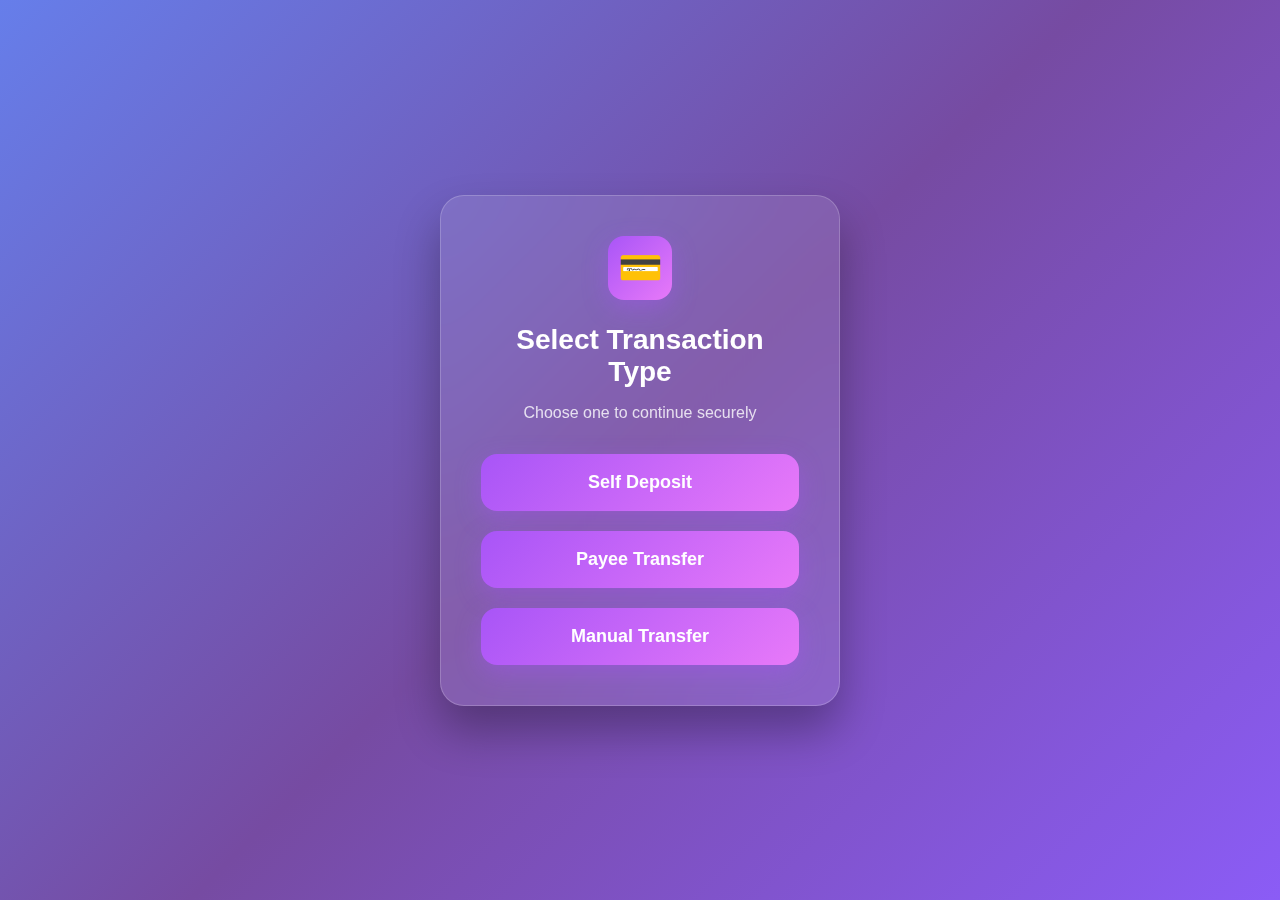
<file: Services/FundTransfer/src/main/resources/static/index.html>
<!DOCTYPE html>
<html lang="en">
<head>
  <meta charset="UTF-8" />
  <meta name="viewport" content="width=device-width, initial-scale=1" />
  <title>Bank Transfer - Select Transaction Type</title>
  <style>
    /* Reset */
    * {
      margin: 0;
      padding: 0;
      box-sizing: border-box;
    }

    body {
      font-family: 'Inter', -apple-system, BlinkMacSystemFont, sans-serif;
      background: linear-gradient(135deg, #667eea 0%, #764ba2 50%, #8b5cf6 100%);
      min-height: 100vh;
      display: flex;
      justify-content: center;
      align-items: center;
      padding: 20px;
      color: white;
    }

    .container {
      background: rgba(255, 255, 255, 0.1);
      backdrop-filter: blur(20px);
      border: 1px solid rgba(255, 255, 255, 0.2);
      border-radius: 24px;
      padding: 40px;
      max-width: 400px;
      width: 100%;
      text-align: center;
      box-shadow: 0 25px 45px rgba(0, 0, 0, 0.3);
    }

    .logo {
      width: 64px;
      height: 64px;
      background: linear-gradient(135deg, #a855f7, #e879f9);
      border-radius: 16px;
      margin: 0 auto 24px;
      display: flex;
      align-items: center;
      justify-content: center;
      font-size: 36px;
      font-weight: bold;
      color: white;
      box-shadow: 0 8px 24px rgba(168, 85, 247, 0.4);
    }

    h1 {
      font-size: 28px;
      font-weight: 700;
      margin-bottom: 16px;
    }

    p.subtitle {
      font-size: 16px;
      color: rgba(255, 255, 255, 0.8);
      margin-bottom: 32px;
    }

    .btn-group {
      display: flex;
      flex-direction: column;
      gap: 20px;
    }

    .btn {
      background: linear-gradient(135deg, #a855f7, #e879f9);
      border: none;
      border-radius: 16px;
      color: white;
      font-size: 18px;
      font-weight: 600;
      padding: 18px;
      cursor: pointer;
      box-shadow: 0 8px 24px rgba(168, 85, 247, 0.4);
      transition: all 0.3s ease;
      text-decoration: none;
      display: inline-block;
    }

    .btn:hover {
      background: linear-gradient(135deg, #c084fc, #f0abfc);
      transform: translateY(-3px);
      box-shadow: 0 12px 32px rgba(210, 140, 255, 0.6);
    }

    .btn:active {
      transform: translateY(-1px);
    }

    @media (max-width: 480px) {
      .container {
        padding: 28px 20px;
      }

      h1 {
        font-size: 24px;
      }

      .btn {
        font-size: 16px;
        padding: 14px;
      }
    }
  </style>
</head>
<body>
  <div class="container">
    <div class="logo">💳</div>
    <h1>Select Transaction Type</h1>
    <p class="subtitle">Choose one to continue securely</p>

    <div class="btn-group">
      <a href="self-deposit.html" class="btn" role="button" aria-label="Go to Self Deposit page">Self Deposit</a>
      <a href="payee-transfer.html" class="btn" role="button" aria-label="Go to Payee Transfer page">Payee Transfer</a>
      <a href="manual-transfer.html" class="btn" role="button" aria-label="Go to Manual Transfer page">Manual Transfer</a>
    </div>
  </div>
</body>
</html>
</file>
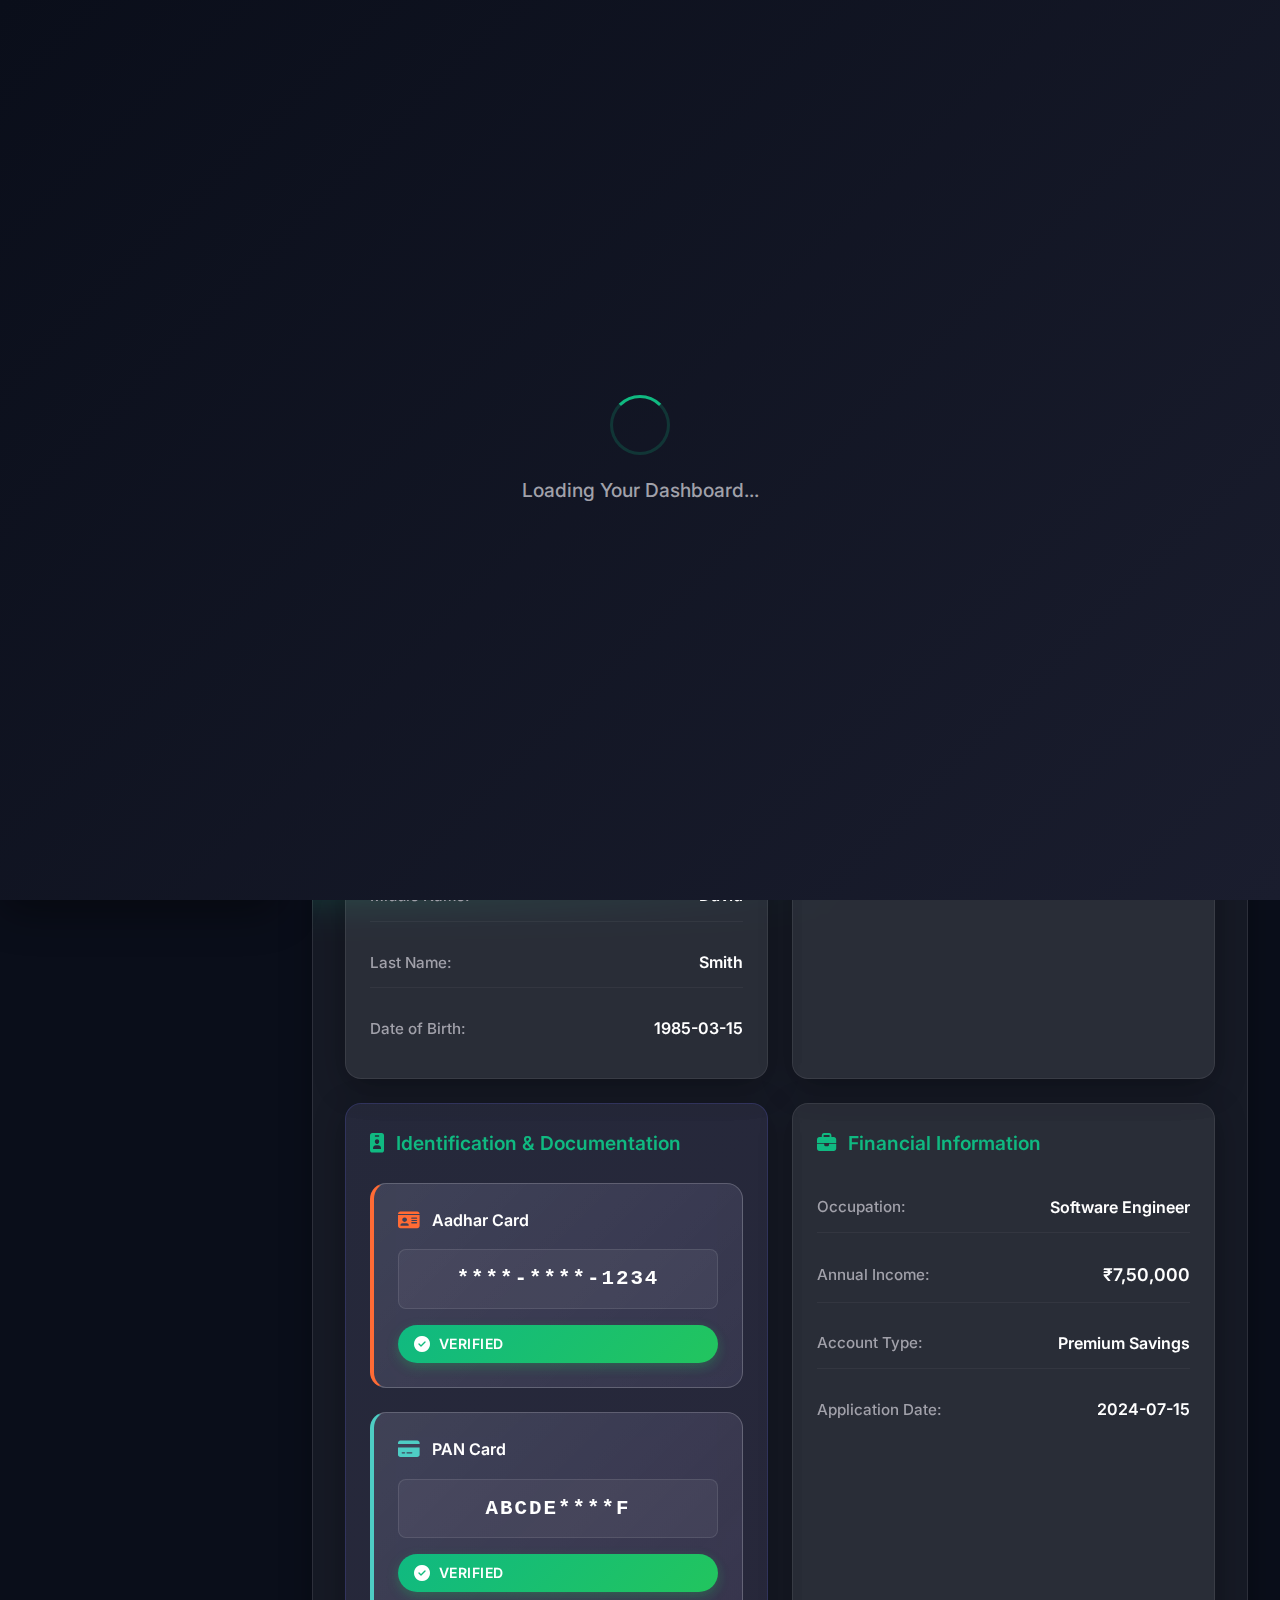
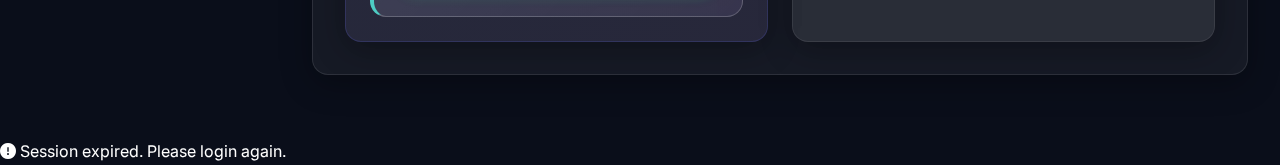
<file: OraCube/customer-dashboard.html>
<!DOCTYPE html>
<html lang="en">

<head>
    <meta charset="UTF-8">
    <meta name="viewport" content="width=device-width, initial-scale=1.0">
    <title>OraCube - Customer Dashboard</title>
    <!-- Favicon -->
    <link rel="icon" type="image/x-icon" href="favicon.ico">
    <link rel="shortcut icon" href="favicon.ico" type="image/x-icon">
    <link href="https://fonts.googleapis.com/css2?family=Inter:wght@300;400;500;600;700;800&display=swap"
        rel="stylesheet">
    <link href="https://cdnjs.cloudflare.com/ajax/libs/font-awesome/6.4.0/css/all.min.css" rel="stylesheet">
    <link rel="stylesheet" href="customer-dashboard.css">
</head>

<body>
    <!-- Loading Screen -->
    <div class="loader" id="loader">
        <div class="loader-content">
            <div class="loader-spinner"></div>
            <h3 class="loading-text">Loading Your Dashboard...</h3>
        </div>
    </div>

    <!-- Animated Particles Background -->
    <div class="particles" id="particles"></div>

    <button class="mobile-menu-btn" onclick="toggleMobileMenu()">
        <i class="fas fa-bars"></i>
    </button>

    <div class="customer-container">
        <nav class="sidebar glass-strong" id="sidebar">
            <div class="sidebar-header">
                <div class="customer-logo">
                    <i class="fas fa-university"></i>
                </div>
                <div class="customer-title">OraCube Banking</div>
                <div class="customer-subtitle">Digital Banking Excellence</div>
            </div>

            <ul class="nav-menu">
                <li class="nav-item">
                    <a class="nav-link active" onclick="showSection('dashboard')">
                        <span class="nav-icon"><i class="fas fa-tachometer-alt"></i></span>
                        Dashboard
                    </a>
                </li>
                <li class="nav-item">
                    <a class="nav-link" onclick="showSection('accounts')">
                        <span class="nav-icon"><i class="fas fa-piggy-bank"></i></span>
                        My Account
                    </a>
                </li>
                <li class="nav-item">
                    <a class="nav-link" onclick="showSection('update-details')">
                        <span class="nav-icon"><i class="fas fa-edit"></i></span>
                        Update Details
                    </a>
                </li>
                <li class="nav-item">
                    <a class="nav-link" onclick="showSection('cards')">
                        <span class="nav-icon"><i class="fas fa-credit-card"></i></span>
                        Cards & Payments
                    </a>
                </li>
                <li class="nav-item">
                    <a class="nav-link" onclick="showSection('managePayees')">
                        <span class="nav-icon"><i class="fas fa-users"></i></span>
                        Manage Payees
                    </a>
                </li>
                <li class="nav-item">
                    <a class="nav-link" onclick="showSection('transfer')">
                        <span class="nav-icon"><i class="fas fa-exchange-alt"></i></span>
                        Transfer Money
                    </a>
                </li>

                <li class="nav-item">
                    <a class="nav-link" onclick="showSection('miniStatement')">
                        <span class="nav-icon"><i class="fas fa-file-invoice"></i></span>
                        Statements
                    </a>
                </li>
                <li class="nav-item">
                    <a class="nav-link" onclick="showSection('support')">
                        <span class="nav-icon"><i class="fas fa-headset"></i></span>
                        Support
                    </a>
                </li>
                <li class="nav-item">
                    <a class="nav-link" onclick="showSection('profile')">
                        <span class="nav-icon"><i class="fas fa-user-cog"></i></span>
                        Profile Settings
                    </a>
                </li>
                <li class="nav-item">
                    <a class="nav-link logout-nav-link" onclick="customerLogout()">
                        <span class="nav-icon"><i class="fas fa-sign-out-alt"></i></span>
                        Logout
                    </a>
                </li>
            </ul>

        </nav>

        <main class="main-content">
            <div class="top-bar glass">
                <div class="welcome-text">
                    <i class="fas fa-sun icon-with-margin"></i>
                    Good morning, John!
                </div>
                <div class="customer-actions">
                    <button class="action-btn" onclick="showQuickPay()">
                        <i class="fas fa-bolt"></i> Quick Pay
                    </button>
                    <button class="action-btn" onclick="showNotifications()">
                        <i class="fas fa-bell"></i>
                        <span class="notification-count">3</span>
                    </button>
                    <button class="action-btn" onclick="showProfile()">
                        <i class="fas fa-user-circle"></i> Profile
                    </button>
                </div>
            </div>

            <!-- Dashboard Section -->
            <div id="dashboard" class="content-section active">
                <div class="section-card glass">
                    <div class="section-header">
                        <h2 class="section-title">
                            <i class="fas fa-user-circle icon-with-margin"></i>
                            Customer Profile
                        </h2>
                        <button class="action-btn" onclick="editProfile()">
                            <i class="fas fa-edit"></i> Edit Profile
                        </button>
                    </div>

                    <div class="profile-overview">
                        <div class="profile-card glass">
                            <div class="profile-header">
                                <div class="profile-avatar">
                                    <i class="fas fa-user"></i>
                                </div>
                                <div class="profile-basic">
                                    <h3 id="customerFullName">John Smith</h3>
                                    <p id="customerEmail">john.smith@email.com</p>
                                    <span class="status-badge status-active">Active Customer</span>
                                </div>
                            </div>
                        </div>
                    </div>

                    <div class="profile-details-grid">
                        <div class="detail-section glass">
                            <h4><i class="fas fa-id-card icon-with-margin"></i>Personal Information</h4>
                            <div class="detail-grid">
                                <div class="detail-item">
                                    <span class="label">Customer ID:</span>
                                    <span class="value customer-id" id="customerID">CUST2024001</span>
                                </div>
                                <div class="detail-item">
                                    <span class="label">Account Request ID:</span>
                                    <span class="value" id="accountRequestID">REQ2024001</span>
                                </div>
                                <div class="detail-item">
                                    <span class="label">Title:</span>
                                    <span class="value" id="customerTitle">Mr.</span>
                                </div>
                                <div class="detail-item">
                                    <span class="label">First Name:</span>
                                    <span class="value" id="firstName">John</span>
                                </div>
                                <div class="detail-item">
                                    <span class="label">Middle Name:</span>
                                    <span class="value" id="middleName">David</span>
                                </div>
                                <div class="detail-item">
                                    <span class="label">Last Name:</span>
                                    <span class="value" id="lastName">Smith</span>
                                </div>
                                <div class="detail-item">
                                    <span class="label">Date of Birth:</span>
                                    <span class="value" id="customerDOB">1985-03-15</span>
                                </div>
                            </div>
                        </div>

                        <div class="detail-section glass">
                            <h4><i class="fas fa-phone icon-with-margin"></i>Contact Information</h4>
                            <div class="detail-grid">
                                <div class="detail-item">
                                    <span class="label">Mobile Number:</span>
                                    <span class="value contact-info" id="mobileNumber">+91 98765 43210</span>
                                </div>
                                <div class="detail-item">
                                    <span class="label">Email Address:</span>
                                    <span class="value contact-info" id="emailAddress">john.smith@email.com</span>
                                </div>
                                <div class="detail-item">
                                    <span class="label">Residential Address:</span>
                                    <span class="value address-info" id="residentialAddress">123 Main Street, Mumbai,
                                        Maharashtra 400001</span>
                                </div>
                                <div class="detail-item">
                                    <span class="label">Permanent Address:</span>
                                    <span class="value address-info" id="permanentAddress">123 Main Street, Mumbai,
                                        Maharashtra 400001</span>
                                </div>
                            </div>
                        </div>

                        <div class="detail-section glass identification-section">
                            <h4><i class="fas fa-id-badge icon-with-margin"></i>Identification & Documentation</h4>
                            <div class="identification-cards">
                                <div class="id-card aadhar-card">
                                    <div class="card-header">
                                        <i class="fas fa-id-card"></i>
                                        <span>Aadhar Card</span>
                                    </div>
                                    <div class="card-number" id="aadharNumber">****-****-1234</div>
                                    <div class="card-status verified">
                                        <i class="fas fa-check-circle"></i>
                                        Verified
                                    </div>
                                </div>

                                <div class="id-card pan-card">
                                    <div class="card-header">
                                        <i class="fas fa-credit-card"></i>
                                        <span>PAN Card</span>
                                    </div>
                                    <div class="card-number" id="panNumber">ABCDE****F</div>
                                    <div class="card-status verified">
                                        <i class="fas fa-check-circle"></i>
                                        Verified
                                    </div>
                                </div>
                            </div>
                        </div>

                        <div class="detail-section glass">
                            <h4><i class="fas fa-briefcase icon-with-margin"></i>Financial Information</h4>
                            <div class="detail-grid">
                                <div class="detail-item">
                                    <span class="label">Occupation:</span>
                                    <span class="value" id="occupation">Software Engineer</span>
                                </div>
                                <div class="detail-item">
                                    <span class="label">Annual Income:</span>
                                    <span class="value financial-info" id="annualIncome">₹7,50,000</span>
                                </div>
                                <div class="detail-item">
                                    <span class="label">Account Type:</span>
                                    <span class="value" id="accountType">Premium Savings</span>
                                </div>
                                <div class="detail-item">
                                    <span class="label">Application Date:</span>
                                    <span class="value" id="applicationDate">2024-07-15</span>
                                </div>
                            </div>
                        </div>
                    </div>
                </div>
            </div>

            <!-- My Account Section -->
            <div id="accounts" class="content-section">
                <div class="section-card glass">
                    <div class="section-header">
                        <h2 class="section-title">
                            <i class="fas fa-university icon-with-margin"></i>
                            My Account
                        </h2>
                        <button class="action-btn" onclick="refreshAccountInfo()">
                            <i class="fas fa-sync-alt"></i> Refresh
                        </button>
                    </div>

                    <div class="account-overview">
                        <div class="balance-card glass">
                            <div class="balance-header">
                                <h3>Account Balance</h3>
                                <button class="toggle-balance" onclick="toggleBalanceVisibility()">
                                    <i class="fas fa-eye" id="balanceToggleIcon"></i>
                                </button>
                            </div>
                            <div class="balance-amount" id="accountBalance">₹12,84,793</div>
                            <div class="balance-change positive">
                                <i class="fas fa-arrow-up"></i> +2.3% this month
                            </div>
                        </div>
                    </div>

                    <div class="account-details-grid">
                        <div class="detail-section glass">
                            <h4><i class="fas fa-university icon-with-margin"></i>Account Information</h4>
                            <div class="detail-grid">
                                <div class="detail-item">
                                    <span class="label">Account Number:</span>
                                    <span class="value account-number-display"
                                        id="accountNumber">1234-5678-9012-7892</span>
                                </div>
                                <div class="detail-item">
                                    <span class="label">Account Type:</span>
                                    <span class="value" id="accountTypeDisplay">Premium Savings</span>
                                </div>
                                <div class="detail-item">
                                    <span class="label">Application Date:</span>
                                    <span class="value" id="accountApplicationDate">2024-07-15</span>
                                </div>
                                <div class="detail-item">
                                    <span class="label">Account Status:</span>
                                    <span class="value">
                                        <span class="status-badge status-active" id="accountStatus">Active</span>
                                    </span>
                                </div>
                                <div class="detail-item">
                                    <span class="label">Current Balance:</span>
                                    <span class="value account-balance-display" id="currentBalance">₹12,84,793</span>
                                </div>
                                <div class="detail-item">
                                    <span class="label">IFSC Code:</span>
                                    <span class="value" id="ifscCode">ORAC0001234</span>
                                </div>
                            </div>
                        </div>

                        <div class="detail-section glass">
                            <h4><i class="fas fa-shield-alt icon-with-margin"></i>Security & Features</h4>
                            <div class="account-features">
                                <div class="feature-item">
                                    <i class="fas fa-mobile-alt"></i>
                                    <span>Mobile Banking Enabled</span>
                                </div>
                                <div class="feature-item">
                                    <i class="fas fa-shield-check"></i>
                                    <span>Two-Factor Authentication</span>
                                </div>
                                <div class="feature-item">
                                    <i class="fas fa-bell"></i>
                                    <span>SMS & Email Alerts</span>
                                </div>
                                <div class="feature-item">
                                    <i class="fas fa-lock"></i>
                                    <span>Secure Transactions</span>
                                </div>
                                <div class="feature-item">
                                    <i class="fas fa-chart-line"></i>
                                    <span>Investment Options</span>
                                </div>
                                <div class="feature-item">
                                    <i class="fas fa-headset"></i>
                                    <span>24/7 Customer Support</span>
                                </div>
                            </div>
                        </div>
                    </div>
                </div>
            </div>

            <!-- Update Details Section -->
            <div id="update-details" class="content-section">
                <div class="section-card glass">
                    <div class="section-header">
                        <h2 class="section-title">
                            <i class="fas fa-edit icon-with-margin"></i>
                            Update Details
                        </h2>
                        <div class="security-badge">
                            <i class="fas fa-shield-alt"></i>
                            <span>Secure Update</span>
                        </div>
                    </div>

                    <div class="update-cards-grid">
                        <!-- Reset Password Card -->
                        <div class="update-card glass password-card">
                            <div class="update-card-header">
                                <h3><i class="fas fa-key icon-with-margin"></i>Reset Password</h3>
                                <span class="update-status secure">OTP Required</span>
                            </div>
                            <div class="update-fields">
                                <div class="password-options">
                                    <div class="password-option">
                                        <button class="password-reset-btn login-password"
                                            onclick="openPasswordResetModal('loginPassword')">
                                            <div class="password-btn-content">
                                                <i class="fas fa-user-lock"></i>
                                                <div class="password-btn-text">
                                                    <h4>Reset Login Password</h4>
                                                    <p>Change your account login password</p>
                                                </div>
                                            </div>
                                            <i class="fas fa-chevron-right"></i>
                                        </button>
                                    </div>
                                    <div class="password-option">
                                        <button class="password-reset-btn transaction-password"
                                            onclick="openTransactionPasswordResetModal('transactionPassword')">
                                            <div class="password-btn-content">
                                                <i class="fas fa-shield-alt"></i>
                                                <div class="password-btn-text">
                                                    <h4>Reset Transaction Password</h4>
                                                    <p>Change your transaction security password</p>
                                                </div>
                                            </div>
                                            <i class="fas fa-chevron-right"></i>
                                        </button>
                                    </div>
                                </div>
                            </div>
                        </div>

                        <!-- Personal Information Card -->
                        <div class="update-card glass">
                            <div class="update-card-header">
                                <h3><i class="fas fa-user icon-with-margin"></i>Personal Information</h3>
                                <span class="update-status">Editable</span>
                            </div>
                            <div class="update-fields">
                                <div class="field-item editable" data-field="title">
                                    <span class="field-label">Title</span>
                                    <span class="field-value" id="edit-title">Mr.</span>
                                    <button class="edit-btn" onclick="openEditModal('title', 'Title')">
                                        <i class="fas fa-pencil-alt"></i>
                                    </button>
                                </div>
                                <div class="field-item editable" data-field="firstName">
                                    <span class="field-label">First Name</span>
                                    <span class="field-value" id="edit-firstName">John</span>
                                    <button class="edit-btn" onclick="openEditModal('firstName', 'First Name')">
                                        <i class="fas fa-pencil-alt"></i>
                                    </button>
                                </div>
                                <div class="field-item editable" data-field="middleName">
                                    <span class="field-label">Middle Name</span>
                                    <span class="field-value" id="edit-middleName">David</span>
                                    <button class="edit-btn" onclick="openEditModal('middleName', 'Middle Name')">
                                        <i class="fas fa-pencil-alt"></i>
                                    </button>
                                </div>
                                <div class="field-item editable" data-field="lastName">
                                    <span class="field-label">Last Name</span>
                                    <span class="field-value" id="edit-lastName">Smith</span>
                                    <button class="edit-btn" onclick="openEditModal('lastName', 'Last Name')">
                                        <i class="fas fa-pencil-alt"></i>
                                    </button>
                                </div>
                                <div class="field-item locked" data-field="dob">
                                    <span class="field-label">Date of Birth</span>
                                    <span class="field-value" id="edit-dob">1985-03-15</span>
                                    <div class="locked-badge">
                                        <i class="fas fa-lock"></i>
                                        <span>Protected</span>
                                    </div>
                                </div>
                            </div>
                        </div>

                        <!-- Contact Information Card -->
                        <div class="update-card glass">
                            <div class="update-card-header">
                                <h3><i class="fas fa-phone icon-with-margin"></i>Contact Information</h3>
                                <span class="update-status editable">Editable</span>
                            </div>
                            <div class="update-fields">
                                <div class="field-item editable" data-field="mobile">
                                    <span class="field-label">Mobile Number</span>
                                    <span class="field-value" id="edit-mobile">+91 98765 43210</span>
                                    <button class="edit-btn" onclick="openEditModal('mobile', 'Mobile Number')">
                                        <i class="fas fa-pencil-alt"></i>
                                    </button>
                                </div>
                                <div class="field-item editable" data-field="email">
                                    <span class="field-label">Email Address</span>
                                    <span class="field-value" id="edit-email">john.smith@email.com</span>
                                    <button class="edit-btn" onclick="openEditModal('email', 'Email Address')">
                                        <i class="fas fa-pencil-alt"></i>
                                    </button>
                                </div>
                                <div class="field-item editable" data-field="residential">
                                    <span class="field-label">Residential Address</span>
                                    <span class="field-value" id="edit-residential">123 Main Street, Mumbai, Maharashtra
                                        400001</span>
                                    <button class="edit-btn"
                                        onclick="openEditModal('residential', 'Residential Address')">
                                        <i class="fas fa-pencil-alt"></i>
                                    </button>
                                </div>
                                <div class="field-item editable" data-field="permanent">
                                    <span class="field-label">Permanent Address</span>
                                    <span class="field-value" id="edit-permanent">123 Main Street, Mumbai, Maharashtra
                                        400001</span>
                                    <button class="edit-btn" onclick="openEditModal('permanent', 'Permanent Address')">
                                        <i class="fas fa-pencil-alt"></i>
                                    </button>
                                </div>
                            </div>
                        </div>

                        <!-- Financial Information Card -->
                        <div class="update-card glass">
                            <div class="update-card-header">
                                <h3><i class="fas fa-briefcase icon-with-margin"></i>Financial Information</h3>
                                <span class="update-status editable">Editable</span>
                            </div>
                            <div class="update-fields">
                                <div class="field-item editable" data-field="occupation">
                                    <span class="field-label">Occupation</span>
                                    <span class="field-value" id="edit-occupation">Software Engineer</span>
                                    <button class="edit-btn" onclick="openEditModal('occupation', 'Occupation')">
                                        <i class="fas fa-pencil-alt"></i>
                                    </button>
                                </div>
                                <div class="field-item editable" data-field="income">
                                    <span class="field-label">Annual Income</span>
                                    <span class="field-value" id="edit-income">₹7,50,000</span>
                                    <button class="edit-btn" onclick="openEditModal('income', 'Annual Income')">
                                        <i class="fas fa-pencil-alt"></i>
                                    </button>
                                </div>
                            </div>
                        </div>

                        <!-- Account Information Card (Locked) -->
                        <div class="update-card glass locked-card">
                            <div class="update-card-header">
                                <h3><i class="fas fa-university icon-with-margin"></i>Account Information</h3>
                                <span class="update-status locked">Protected</span>
                            </div>
                            <div class="update-fields">
                                <div class="field-item locked" data-field="customerId">
                                    <span class="field-label">Customer ID</span>
                                    <span class="field-value" id="edit-customerId">CUST2024001</span>
                                    <div class="locked-badge">
                                        <i class="fas fa-lock"></i>
                                        <span>Protected</span>
                                    </div>
                                </div>
                                <div class="field-item locked" data-field="accountNo">
                                    <span class="field-label">Account Number</span>
                                    <span class="field-value" id="edit-accountNo">1234-5678-9012-7892</span>
                                    <div class="locked-badge">
                                        <i class="fas fa-lock"></i>
                                        <span>Protected</span>
                                    </div>
                                </div>
                            </div>
                        </div>

                        <!-- Account Settings Card (Editable) -->
                        <div class="update-card glass">
                            <div class="update-card-header">
                                <h3><i class="fas fa-cog icon-with-margin"></i>Account Settings</h3>
                                <span class="update-status editable">Editable</span>
                            </div>
                            <div class="update-fields">
                                <div class="field-item editable" data-field="accountType">
                                    <span class="field-label">Account Type</span>
                                    <span class="field-value" id="edit-accountType">Savings</span>
                                    <button class="edit-btn" onclick="openEditModal('accountType', 'Account Type')">
                                        <i class="fas fa-pencil-alt"></i>
                                    </button>
                                </div>
                                <div class="field-item editable" data-field="status">
                                    <span class="field-label">Account Status</span>
                                    <span class="field-value" id="edit-status">Active</span>
                                    <button class="edit-btn" onclick="openEditModal('status', 'Account Status')">
                                        <i class="fas fa-pencil-alt"></i>
                                    </button>
                                </div>
                            </div>
                        </div>

                        <!-- Identification Documents Card (Locked) -->
                        <div class="update-card glass locked-card">
                            <div class="update-card-header">
                                <h3><i class="fas fa-id-badge icon-with-margin"></i>Identification Documents</h3>
                                <span class="update-status locked">Protected</span>
                            </div>
                            <div class="update-fields">
                                <div class="field-item locked" data-field="aadhar">
                                    <span class="field-label">Aadhar Number</span>
                                    <span class="field-value" id="edit-aadhar">****-****-1234</span>
                                    <div class="locked-badge">
                                        <i class="fas fa-lock"></i>
                                        <span>Protected</span>
                                    </div>
                                </div>
                                <div class="field-item locked" data-field="pan">
                                    <span class="field-label">PAN Number</span>
                                    <span class="field-value" id="edit-pan">ABCDE****F</span>
                                    <div class="locked-badge">
                                        <i class="fas fa-lock"></i>
                                        <span>Protected</span>
                                    </div>
                                </div>
                            </div>
                        </div>
                    </div>
                </div>
            </div>

            <!--Manage Payye-->
            <div id="managePayees" class="content-section">
                <div class="manage-payee-header">
                    <span class="manage-payee-title"><i class="fas fa-users"></i> Manage Payees</span>
                    <button id="showAddPayeeBtn" class="add-payee-btn" onclick="showAddPayeeForm()"><i
                            class="fas fa-user-plus"></i> Add New
                        Payee</button>
                </div>
                <form class="payee-form" id="addPayeeForm" onsubmit="addPayee(event)">
                    <div class="payee-form-group">
                        <label for="payeeName">Payee Name</label>
                        <input type="text" id="payeeName" required placeholder="Enter payee name">
                    </div>
                    <div class="payee-form-group">
                        <label for="payeeAccount">Account Number</label>
                        <input type="text" id="payeeAccount" required placeholder="Account number">
                    </div>
                    <div class="payee-form-group">
                        <label for="payeeBank">Bank Name</label>
                        <input type="text" id="payeeBank" required placeholder="Bank name">
                    </div>
                    <div class="payee-form-group">
                        <label for="payeeIFSC">IFSC Code</label>
                        <input type="text" id="payeeIFSC" required placeholder="IFSC code">
                    </div>
                    <div class="payee-form-group">
                        <label for="payeeNickname">Nickname</label>
                        <input type="text" id="payeeNickname" required placeholder="Enter nickname">
                    </div>
                    <div class="payee-form-btn">
                        <button type="submit"><i class="fas fa-plus"></i> Add Payee</button>
                    </div>
                </form>
                <table class="payee-list-table" id="payeeListTable">
                    <thead>
                        <tr>
                            <th>Payee Name</th>
                            <th>Account Number</th>
                            <th>Bank Name</th>
                            <th>IFSC</th>
                            <th>Action</th>
                        </tr>
                    </thead>
                    <tbody id="payeeListBody">
                        <!-- Payees will be dynamically inserted here -->
                    </tbody>
                </table>
                <!-- Payee Transfer Section -->
                <div class="payee-transfer-section" style="margin-top:2.5rem;">
                    <h2 style="color:var(--accent-primary,#1dbf73);font-size:1.25rem;margin-bottom:1.2rem;"><i
                            class="fas fa-exchange-alt"></i> Transfer Funds to Payee</h2>
                    <form id="payeeTransferForm"
                        style="display:flex;flex-wrap:wrap;gap:1.2rem 2.2rem;align-items:flex-end;">
                        <div style="flex:1 1 220px;min-width:180px;display:flex;flex-direction:column;">
                            <label for="transferPayeeSelect" style="font-weight:600;margin-bottom:0.4rem;">Select
                                Payee</label>
                            <select id="transferPayeeSelect" required
                                style="padding:0.7rem 1rem;border-radius:12px;font-size:1.08rem;font-weight:600;background:rgba(30,40,60,0.92);color:var(--text-primary,#f3f6fa);border:1.5px solid var(--border,#1dbf73);">
                                <option value="">-- Select Payee --</option>
                            </select>
                        </div>
                        <div style="flex:1 1 180px;min-width:150px;display:flex;flex-direction:column;">
                            <label for="paymentMethod" style="font-weight:600;margin-bottom:0.4rem;">Payment
                                Method</label>
                            <select id="paymentMethod1" required
                                style="padding:0.7rem 1rem;border-radius:12px;font-size:1.08rem;font-weight:600;background:rgba(30,40,60,0.92);color:var(--text-primary,#f3f6fa);border:1.5px solid var(--border,#1dbf73);">
                                <option value="">-- Select Method --</option>
                                <option value="IMPS">IMPS</option>
                                <option value="NEFT">NEFT</option>
                                <option value="RTGS">RTGS</option>
                            </select>
                        </div>
                        <div style="flex:1 1 120px;min-width:100px;display:flex;flex-direction:column;">
                            <label for="transferAmount" style="font-weight:600;margin-bottom:0.4rem;">Amount</label>
                            <input type="number" id="transferAmount" min="1" step="0.01" required
                                placeholder="Enter amount"
                                style="padding:0.7rem 1rem;border-radius:12px;font-size:1.08rem;font-weight:600;background:rgba(30,40,60,0.92);color:var(--text-primary,#f3f6fa);border:1.5px solid var(--border,#1dbf73);">
                        </div>
                        <div style="flex:2 1 220px;min-width:180px;display:flex;flex-direction:column;">
                            <label for="transferRemark" style="font-weight:600;margin-bottom:0.4rem;">Remark</label>
                            <input type="text" id="transferRemark" maxlength="100" required
                                placeholder="Remark (purpose)"
                                style="padding:0.7rem 1rem;border-radius:12px;font-size:1.08rem;font-weight:600;background:rgba(30,40,60,0.92);color:var(--text-primary,#f3f6fa);border:1.5px solid var(--border,#1dbf73);">
                        </div>
                        <div
                            style="flex:1 1 100%;display:flex;align-items:flex-end;justify-content:flex-end;margin-top:0.5rem;">
                            <button id="transferBtn" type="submit"
                                style="background:linear-gradient(90deg,var(--accent-primary,#1dbf73) 60%,var(--accent-secondary,#158f5c) 100%);color:#fff;font-weight:700;font-size:1.08rem;border-radius:14px;box-shadow:0 4px 18px 0 rgba(16,185,129,0.18);border:none;padding:0.6rem 1.4rem;letter-spacing:0.5px;cursor:pointer;transition:background 0.2s,box-shadow 0.2s,transform 0.15s,opacity 0.18s;"
                                disabled>
                                <i class="fas fa-paper-plane"></i> Transfer
                            </button>
                        </div>
                    </form>
                    <div id="transferMessage" style="margin-top:1.2rem;"></div>
                </div>
            </div>

            <!-- Cards Section -->
            <div id="cards" class="content-section">
                <div class="section-card glass">
                    <div class="section-header">
                        <h2 class="section-title">
                            <i class="fas fa-credit-card icon-with-margin"></i>
                            Cards & Payments
                        </h2>
                        <button class="action-btn" onclick="requestNewCard()">
                            <i class="fas fa-plus"></i> Request Card
                        </button>
                    </div>

                    <div class="cards-grid">
                        <div class="credit-card glass">
                            <div class="card-type">
                                <i class="fab fa-cc-visa"></i>
                                <span>Debit Card</span>
                            </div>
                            <div class="card-number">•••• •••• •••• 7892</div>
                            <div class="card-holder">JOHN DOE</div>
                            <div class="card-expiry">12/27</div>
                            <div class="card-actions">
                                <button class="card-action-btn" onclick="lockCard()">
                                    <i class="fas fa-lock"></i> Lock
                                </button>
                                <button class="card-action-btn" onclick="cardSettings()">
                                    <i class="fas fa-cog"></i> Settings
                                </button>
                            </div>
                        </div>
                    </div>
                </div>
            </div>

            <!--Fund-transfer-->
            <div id="transfer" class="content-section">
                <div class="section-card glass transfer-center-wrapper">
                    <div class="section-header">
                        <h2 class="section-title">
                            <i class="fas fa-exchange-alt icon-with-margin"></i>
                            Transfer Money
                        </h2>
                    </div>
                    <div class="transfer-tabs transfer-tabs-centered">
                        <button class="tab-btn active" id="selfDepositTabBtn"
                            onclick="showTransferTab('selfDeposit')">SELF DEPOSIT</button>
                        <button class="tab-btn" id="payeeTransferTabBtn"
                            onclick="showTransferTab('payeeTransfer')">PAYEE TRANSFER</button>
                    </div>
                    <div class="transfer-card-center-flex">
                        <!-- SELF DEPOSIT TAB -->
                        <div id="selfDepositTab" class="transfer-tab active">
                            <div class="modern-transfer-panel self-deposit-panel fade-in-scale">
                                <div class="panel-header">
                                    <div class="icon-circle"
                                        style="background: linear-gradient(135deg, var(--accent-primary), var(--accent-tertiary));">
                                        <i class="fas fa-wallet"></i>
                                    </div>
                                    <div>
                                        <h3>Self Deposit</h3>
                                        <span class="panel-desc">Add funds to your own account instantly</span>
                                    </div>
                                </div>
                                <form class="transfer-form">
                                    <div class="form-group">
                                        <label for="selfDepositAmount">Amount</label>
                                        <div class="amount-input modern-amount-input">
                                            <span class="currency">₹</span>
                                            <input type="text" id="selfDepositAmount"
                                                class="form-control no-spinner inr-font" placeholder="₹ 0.00"
                                                autocomplete="off" oninput="toggleDepositButtonState()">
                                        </div>
                                    </div>
                                    <div class="form-group remark-group">
                                        <label for="selfDepositRemark">Remark</label>
                                        <div class="remark-input-wrapper">
                                            <input type="text" id="selfDepositRemark" class="form-control"
                                                placeholder="Enter remarks (required)" required
                                                aria-describedby="remarkError">
                                        </div>
                                        <div id="remarkError" class="remark-error" style="display:none;"></div>
                                    </div>
                                    <button class="transfer-btn modern-btn" id="selfDepositBtn" type="button"
                                        onclick="processSelfDeposit()" disabled>
                                        <span class="btn-icon-text"><i class="fas fa-arrow-down"></i> Deposit</span>
                                    </button>
                                </form>
                            </div>
                        </div>
                        <!-- PAYEE TRANSFER TAB -->
                        <div id="payeeTransferTab" class="transfer-tab" style="display:none;">
                            <div class="modern-transfer-panel payee-transfer-panel fade-in-scale">
                                <div class="panel-header">
                                    <div class="icon-circle"
                                        style="background: linear-gradient(135deg, var(--accent-secondary), var(--accent-primary));">
                                        <i class="fas fa-user-friends"></i>
                                    </div>
                                    <div>
                                        <h3>Payee Transfer</h3>
                                        <span class="panel-desc">Send money to a saved payee securely</span>
                                    </div>
                                </div>
                                <form class="transfer-form payee-form-grid">
                                    <div class="form-group">
                                        <label for="payeeSelect">Select Payee</label>
                                        <select id="payeeSelect" class="form-control">
                                            <option value="">-- Select Payee --</option>
                                        </select>
                                    </div>
                                    <div class="form-group">
                                        <label for="paymentMethod">Payment Method</label>
                                        <select id="paymentMethod" class="form-control">
                                            <option value="" disabled selected>-- Select Method --</option>
                                            <option>RTGS</option>
                                            <option>NEFT</option>
                                            <option>IMPS</option>
                                        </select>
                                    </div>
                                    <div class="form-group payee-amount-remark-row">
                                        <div class="amount-remark-flex">
                                            <div class="amount-col">
                                                <label for="payeeAmount">Amount</label>
                                                <div class="amount-input modern-amount-input">
                                                    <span class="currency">₹</span>
                                                    <input type="text" id="payeeAmount"
                                                        class="form-control no-spinner inr-font payee-amount-remark-input"
                                                        placeholder="₹ 0.00" autocomplete="off"
                                                        oninput="togglePayeeButtonState()">
                                                </div>
                                            </div>
                                            <div class="remark-col remark-group">
                                                <label for="payeeRemark">Remark</label>
                                                <div class="remark-input-wrapper">
                                                    <input type="text" id="payeeRemark"
                                                        class="form-control payee-amount-remark-input"
                                                        placeholder="Enter remarks (required)" required
                                                        aria-describedby="payeeRemarkError">
                                                </div>
                                                <div id="payeeRemarkError" class="remark-error" style="display:none;">
                                                </div>
                                            </div>
                                        </div>
                                    </div>
                                    <div class="form-group payee-transfer-btn-col"
                                        style="grid-column: 1 / span 2; margin-top: 0.2rem;">
                                        <button class="transfer-btn modern-btn payee-transfer-btn-wide"
                                            id="payeeTransferBtn" type="button" onclick="processPayeeTransfer()"
                                            disabled>
                                            <span class="btn-icon-text"><i class="fas fa-key"></i> Enter Password</span>
                                    </div>
                                </form>
                            </div>
                        </div>
                    </div>
                </div>
            </div>


            <!-- Statements Section -->
            <div id="miniStatement" class="content-section">
                <div class="section-card glass">
                    <div class="section-header">
                        <h2 class="section-title">
                            <i class="fas fa-wallet icon-with-margin"></i>
                            Balance Details as on <span id="balanceDate"></span>
                        </h2>
                    </div>
                    <div class="account-info">
                        <div><strong>Account Number:</strong> <span id="accNum"></span>
                        </div>
                        <div><strong>Available Balance:</strong> <span id="availBal"></span></div>
                        <!-- <div><strong>Cheques in Clearing:</strong> <span id="chequesClear">INR 0.00</span></div> -->
                        <!-- <div><strong>Linked FD Balance:</strong> <span id="fdBal">INR 0.00</span></div> -->
                        <div><strong>Effective Available Balance:</strong> <span id="effAvailBal"></span>
                        </div>
                        <div class="mini-note">Note: Transactions conducted on non-banking day will have the transaction
                            date as the next working day.</div>
                        <div class="dispute-link">
                            To raise a Dispute/Fraud for any transaction <a href="#"
                                style="color: var(--accent-primary);text-decoration:underline;">Click here</a>
                        </div>
                    </div>
                    <table class="requests-table mini-statement-table" style="margin-top:24px;">
                        <thead>
                            <tr>
                                <th>Txn<br>Number</th>
                                <th>Transaction<br>Date</th>
                                <th>Transaction Remark</th>
                                <th>CR/DR</th>
                                <th>Amount (INR)</th>
                            </tr>
                        </thead>
                        <tbody id="miniStatementBody" style="text-align: center;">
                            <!-- Statement rows rendered here -->
                        </tbody>
                    </table>
                    <div class="mini-buttons">
                        <button class="action-btn" onclick="gotoDetailedStatement()">
                            <i class="fas fa-file-alt"></i> DETAILED STATEMENT
                        </button>
                        <!-- <button class="action-btn">
                            <i class="fas fa-exchange-alt"></i> FUNDS TRANSFER
                        </button>
                        <button class="action-btn">
                            <i class="fas fa-receipt"></i> BILL PAYMENT
                        </button>
                        <button class="action-btn">
                            <i class="fas fa-gift"></i> FUND IWSH
                        </button> -->
                        <div style="margin-left:auto;">
                            <label for="downloadStmt" style="color: var(--text-primary);font-weight:500;">Download
                                Details As:</label>
                            <select id="downloadStmt" class="filter-select" style="width:auto;display:inline-block;">
                                <!-- <option value="pdf">PDF file</option> -->
                                <option value="csv">CSV file</option>
                            </select>
                            <button class="action-btn" onclick="downloadMiniStatement()"><i class="fas fa-download"></i>
                                OK</button>
                        </div>
                    </div>
                </div>
            </div>

            <!-- Detailed Statement Section -->
            <div id="detailedStatement" class="content-section">
                <div class="section-card glass">
                    <!-- Tabs for Statement Types -->
                    <div class="statement-tabs">
                        <button class="tab-link active" onclick="switchStatementTab(this, 'detailed')">
                            <i class="fas fa-list-alt"></i> Detailed Statement
                        </button>
                        <button class="tab-link" onclick="switchStatementTab(this, 'e-statement')">
                            <i class="fas fa-file-pdf"></i> E-Statement
                        </button>
                        <button class="tab-link" onclick="switchStatementTab(this, 'mail')">
                            <i class="fas fa-envelope"></i> Statement Over Mail
                        </button>
                    </div>

                    <!-- Detailed Statement Content -->
                    <div id="detailedTabContent">
                        <div class="info-banner">
                            To print or download your statement, please click on the E-Statement Tab.
                        </div>

                        <!-- Filter Form -->
                        <div class="search-filter detailed-filters">
                            <div class="filter-group">
                                <label>Account Number</label>
                                <div class="filter-select" id="accholder"></div>
                            </div>
                            <div class="filter-group">
                                <label><input type="radio" name="periodType" checked> Transaction Date from</label>
                                <input type="date" class="filter-select" id="detailedStartDate" value="2025-07-15">
                                <label>to</label>
                                <input type="date" class="filter-select" id="detailedEndDate" value="2025-07-30">
                            </div>
                            <!-- <div class="filter-group">
                                <label><input type="radio" name="periodType"> Transaction Period</label>
                                <select class="filter-select">
                                    <option>Today</option>
                                    <option>Last 7 Days</option>
                                    <option>Last 30 Days</option>
                                </select>
                            </div> -->
                        </div>
                        <div class="search-filter2">
                            <div class="filter-group">
                                <label><input type="radio" name="periodType"> Transaction Period</label>
                                <select id="periodDropdown" class="filter-select" onchange="handlePeriodSelection()">
                                    <option value="">--Select--</option>
                                    <!-- <option value="today" class="value-option">Today</option> -->
                                    <option value="lastweek" class="value-option">Last Week</option>
                                    <option value="last6months" class="value-option">Last 6 Months</option>
                                </select>
                            </div>
                            <div class="filter-group">
                                <label><input type="radio" name="periodType"> Transaction Type</label>
                                <select id="transactionTypeDropdown" class="filter-select"
                                    onchange="handleTransactionTypeSelection()">
                                    <option value="">--Select--</option>
                                    <option class="value-type">Credit</option>
                                    <option class="value-type">Debit</option>
                                </select>
                            </div>
                        </div>


                        <!-- Action Buttons -->
                        <div class="detailed-actions">
                            <button class="action-btn" onclick="goBackToMiniStatement()">
                                <i class="fas fa-arrow-left"></i> BACK
                            </button>
                            <button id="clearButton" class="action-btn">
                                <i class="fas fa-times"></i> CLEAR
                            </button>
                            <button class="action-btn primary-action" onclick="renderDetailedStatement()">
                                <i class="fas fa-eye"></i> VIEW DETAILED STATEMENT
                            </button>
                            <button class="action-btn primary-action" onclick="loadLast10DetailedTransactions()">
                                <i class="fas fa-history"></i> LAST 10 TRANSACTIONS
                            </button>
                        </div>

                        <div class="dispute-link" style="margin-top: 20px;font-size:13px">
                            To raise a Dispute/Fraud for any transaction <a href="#"
                                style="color: var(--accent-primary);text-decoration:underline;">Click here</a>
                        </div>

                        <!-- Transaction Table -->
                        <div class="section-header" style="margin-top: 20px; margin-bottom: 10px;">
                            <h3 class="section-title" style="font-size: 18px;">Transactions List : <span
                                    id="nameaccholder"></span></h3>
                            <span id="paginationInfo" style="color: var(--text-secondary);"></span>
                        </div>
                        <table class="requests-table detailed-statement-table">
                            <thead>
                                <tr>
                                    <th>S No.</th>
                                    <!-- <th>Value Date</th> -->
                                    <th>Transaction Date</th>
                                    <!-- <th>Cheque Number</th> -->
                                    <th>Transaction Remarks</th>
                                    <th>Withdrawal (INR)</th>
                                    <th>Deposit (INR)</th>
                                    <th>Balance (INR)</th>
                                </tr>
                            </thead>
                            <tbody id="detailedStatementBody">
                                <!-- Detailed statement rows will be rendered here -->
                            </tbody>
                        </table>
                    </div>
                </div>
            </div>

            <!-- Support Section -->
            <div id="support" class="content-section">
                <div class="section-card glass">
                    <div class="section-header">
                        <h2 class="section-title">
                            <i class="fas fa-headset icon-with-margin"></i>
                            Customer Support
                        </h2>
                    </div>

                    <div class="support-options">
                        <div class="support-card glass" onclick="startChat()">
                            <i class="fas fa-comments"></i>
                            <h3>Live Chat</h3>
                            <p>Chat with our support team</p>
                            <span class="availability online">Available now</span>
                        </div>

                        <div class="support-card glass" onclick="callSupport()">
                            <i class="fas fa-phone"></i>
                            <h3>Phone Support</h3>
                            <p>Call us at 1-800-BANKING</p>
                            <span class="availability">24/7 Available</span>
                        </div>

                        <div class="support-card glass" onclick="emailSupport()">
                            <i class="fas fa-envelope"></i>
                            <h3>Email Support</h3>
                            <p>Send us an email</p>
                            <span class="availability">Response in 24hrs</span>
                        </div>
                    </div>
                </div>
            </div>

            <!-- Profile Settings Section -->
            <div id="profile" class="content-section">
                <div class="section-card glass">
                    <div class="section-header">
                        <h2 class="section-title">
                            <i class="fas fa-user-cog icon-with-margin"></i>
                            Profile Settings
                        </h2>
                        <button class="action-btn" onclick="saveProfile()">
                            <i class="fas fa-save"></i> Save Changes
                        </button>
                    </div>

                    <div class="profile-form">
                        <div class="form-row">
                            <div class="form-group">
                                <label>First Name</label>
                                <input type="text" class="form-control" id="profileFirstName" value="John">
                            </div>
                            <div class="form-group">
                                <label>Last Name</label>
                                <input type="text" class="form-control" id="profileLastName" value="Doe">
                            </div>
                        </div>

                        <div class="form-group">
                            <label>Email Address</label>
                            <input type="email" class="form-control" id="profileEmail" value="john.doe@email.com">
                        </div>

                        <div class="form-group">
                            <label>Phone Number</label>
                            <input type="tel" class="form-control" id="profilePhone" value="+1 (555) 123-4567">
                        </div>

                        <div class="form-group">
                            <label>Address</label>
                            <textarea class="form-control" id="profileAddress" rows="3">123 Main Street
New York, NY 10001</textarea>
                        </div>

                        <div class="security-settings">
                            <h3>Security Settings</h3>
                            <div class="setting-item">
                                <div class="setting-info">
                                    <h4>Two-Factor Authentication</h4>
                                    <p>Add an extra layer of security</p>
                                </div>
                                <label class="toggle-switch">
                                    <input type="checkbox" checked>
                                    <span class="slider"></span>
                                </label>
                            </div>
                        </div>
                    </div>
                </div>
            </div>



            <!-- Edit Modal -->
            <div class="modal-overlay" id="editModal">
                <div class="modal-content edit-modal">
                    <div class="modal-header">
                        <h3 id="editModalTitle">Edit Information</h3>
                        <button class="close-btn" onclick="closeEditModal()">
                            <i class="fas fa-times"></i>
                        </button>
                    </div>
                    <div class="modal-body">
                        <div class="edit-form">
                            <div class="form-group">
                                <label id="editFieldLabel">Field Name</label>
                                <input type="text" id="editFieldInput" class="form-control"
                                    placeholder="Enter new value">
                            </div>
                            <button class="update-btn" onclick="sendOTPForUpdate()">
                                <i class="fas fa-save"></i>
                                Update Information
                            </button>
                        </div>
                    </div>
                </div>
            </div>

            <div class="modal-overlay" id="passwordResetModal">
                <div class="modal-content password-reset-modal">
                    <div class="modal-header">
                        <h3 id="passwordResetModalTitle">Reset Login Password</h3>
                        <button class="close-btn" onclick="closePasswordResetModal()">
                            <i class="fas fa-times"></i>
                        </button>
                    </div>
                    <div class="modal-body">
                        <div class="edit-form">
                            <div class="form-group">
                                <label>Enter Current Login Password</label>
                                <input type="password" id="currentPasswordInput" class="form-control"
                                    placeholder="Current Password">
                            </div>
                            <div class="form-group" id="newPasswordGroup" style="display: none;">
                                <label>Enter New Password</label>
                                <input type="password" id="newPasswordInput" class="form-control"
                                    placeholder="New Password">
                            </div>
                            <button class="update-btn" id="passwordResetButton" onclick="verifyCurrentPassword()">
                                <i class="fas fa-unlock"></i>
                                Verify Password
                            </button>
                        </div>
                    </div>


                </div>
            </div>

            <div class="modal-overlay" id="transactionPasswordResetModal">
                <div class="modal-content password-reset-modal">
                    <div class="modal-header">
                        <h3 id="transactionPasswordResetModalTitle">Reset Transaction Password</h3>
                        <button class="close-btn" onclick="closeTransactionPasswordResetModal()">
                            <i class="fas fa-times"></i>
                        </button>
                    </div>
                    <div class="modal-body">
                        <div class="edit-form">
                            <div class="form-group">
                                <label>Enter Current Transaction Password</label>
                                <input type="password" id="currentTransactionPasswordInput" class="form-control"
                                    placeholder="Current Transaction Password">
                            </div>
                            <div class="form-group" id="newTransactionPasswordGroup" style="display: none;">
                                <label>Enter New Transaction Password</label>
                                <input type="password" id="newTransactionPasswordInput" class="form-control"
                                    placeholder="New Transaction Password">
                            </div>
                            <button class="update-btn" id="transactionPasswordResetButton"
                                onclick="verifyCurrentTransactionPassword()">
                                <i class="fas fa-unlock"></i>
                                Verify Password
                            </button>
                        </div>
                    </div>
                </div>
            </div>

            <!-- OTP Verification Modal -->
            <div class="modal-overlay" id="otpModal">
                <div class="modal-content otp-modal">
                    <div class="modal-header">
                        <h3>
                            <div class="security-icon">
                                <i class="fas fa-shield-alt"></i>
                            </div>
                            Email Verification
                        </h3>
                        <button class="close-btn" onclick="closeOTPModal()">
                            <i class="fas fa-times"></i>
                        </button>
                    </div>
                    <div class="modal-body">
                        <div class="otp-info-compact">
                            <div class="email-icon">
                                <i class="fas fa-envelope"></i>
                            </div>
                            <p class="otp-message">Verification code sent to</p>
                            <p class="otp-email" id="otpEmail">john.smith@email.com</p>
                        </div>

                        <div class="otp-input-section">
                            <div class="otp-input-container">
                                <input type="text" maxlength="1" class="otp-input" oninput="handleOTPInput(this, 0)"
                                    onkeydown="handleOTPKeydown(event, 0)">
                                <input type="text" maxlength="1" class="otp-input" oninput="handleOTPInput(this, 1)"
                                    onkeydown="handleOTPKeydown(event, 1)">
                                <input type="text" maxlength="1" class="otp-input" oninput="handleOTPInput(this, 2)"
                                    onkeydown="handleOTPKeydown(event, 2)">
                                <input type="text" maxlength="1" class="otp-input" oninput="handleOTPInput(this, 3)"
                                    onkeydown="handleOTPKeydown(event, 3)">
                                <input type="text" maxlength="1" class="otp-input" oninput="handleOTPInput(this, 4)"
                                    onkeydown="handleOTPKeydown(event, 4)">
                                <input type="text" maxlength="1" class="otp-input" oninput="handleOTPInput(this, 5)"
                                    onkeydown="handleOTPKeydown(event, 5)">
                            </div>
                        </div>

                        <div class="timer-compact">
                            <i class="fas fa-clock"></i>
                            <span id="otpTimer">5:00</span>
                        </div>

                        <div class="otp-actions-compact">
                            <button class="verify-btn-primary" onclick="verifyOTPAndUpdate()">
                                <i class="fas fa-check"></i>
                                Verify & Update
                            </button>
                            <button class="resend-btn-secondary" onclick="resendOTP()">
                                <i class="fas fa-redo"></i>
                                Resend
                            </button>
                        </div>
                    </div>
                </div>
            </div>

            <!-- Password Reset Modal -->
            <div class="modal-overlay" id="passwordResetModal">
                <div class="modal-content password-reset-modal">
                    <div class="modal-header">
                        <h3 id="passwordResetModalTitle">
                            <div class="security-icon">
                                <i class="fas fa-key"></i>
                            </div>
                            Reset Password
                        </h3>
                        <button class="close-btn" onclick="closePasswordResetModal()">
                            <i class="fas fa-times"></i>
                        </button>
                    </div>
                    <div class="modal-body">
                        <div class="password-reset-steps">
                            <!-- Step 1: Password Input -->
                            <div class="password-step active" id="passwordInputStep">
                                <div class="step-header">
                                    <div class="step-number">1</div>
                                    <div class="step-title">Enter New Password</div>
                                </div>
                                <div class="password-form">
                                    <div class="form-group">
                                        <label for="newPassword">New Password</label>
                                        <div class="password-input-container">
                                            <input type="password" id="newPassword" placeholder="Enter new password"
                                                required>
                                            <button type="button" class="password-toggle"
                                                onclick="togglePasswordVisibility('newPassword')">
                                                <i class="fas fa-eye"></i>
                                            </button>
                                        </div>
                                        <div class="password-requirements">
                                            <ul>
                                                <li class="requirement" id="req-length">At least 8 characters</li>
                                                <li class="requirement" id="req-uppercase">One uppercase letter</li>
                                                <li class="requirement" id="req-lowercase">One lowercase letter</li>
                                                <li class="requirement" id="req-number">One number</li>
                                                <li class="requirement" id="req-special">One special character</li>
                                            </ul>
                                        </div>
                                    </div>
                                    <div class="form-group">
                                        <label for="confirmPassword">Confirm Password</label>
                                        <div class="password-input-container">
                                            <input type="password" id="confirmPassword"
                                                placeholder="Confirm new password" required>
                                            <button type="button" class="password-toggle"
                                                onclick="togglePasswordVisibility('confirmPassword')">
                                                <i class="fas fa-eye"></i>
                                            </button>
                                        </div>
                                        <div class="password-match-indicator" id="passwordMatchIndicator"></div>
                                    </div>
                                    <div class="step-actions">
                                        <button class="btn-secondary"
                                            onclick="closePasswordResetModal()">Cancel</button>
                                        <button class="btn-primary" onclick="proceedToPasswordOTP()"
                                            id="continuePasswordBtn" disabled>
                                            Continue
                                            <i class="fas fa-arrow-right"></i>
                                        </button>
                                    </div>
                                </div>
                            </div>

                            <!-- Step 2: OTP Verification -->
                            <div class="password-step" id="passwordOTPStep">
                                <div class="step-header">
                                    <div class="step-number">2</div>
                                    <div class="step-title">Email Verification</div>
                                </div>
                                <div class="otp-info-compact">
                                    <div class="email-icon">
                                        <i class="fas fa-envelope"></i>
                                    </div>
                                    <p class="otp-message">Verification code sent to</p>
                                    <p class="otp-email" id="passwordOtpEmail">john.smith@email.com</p>
                                </div>

                                <div class="otp-input-section">
                                    <div class="otp-input-container">
                                        <input type="text" maxlength="1" class="otp-input password-otp-input"
                                            oninput="handlePasswordOTPInput(this, 0)"
                                            onkeydown="handlePasswordOTPKeydown(event, 0)">
                                        <input type="text" maxlength="1" class="otp-input password-otp-input"
                                            oninput="handlePasswordOTPInput(this, 1)"
                                            onkeydown="handlePasswordOTPKeydown(event, 1)">
                                        <input type="text" maxlength="1" class="otp-input password-otp-input"
                                            oninput="handlePasswordOTPInput(this, 2)"
                                            onkeydown="handlePasswordOTPKeydown(event, 2)">
                                        <input type="text" maxlength="1" class="otp-input password-otp-input"
                                            oninput="handlePasswordOTPInput(this, 3)"
                                            onkeydown="handlePasswordOTPKeydown(event, 3)">
                                        <input type="text" maxlength="1" class="otp-input password-otp-input"
                                            oninput="handlePasswordOTPInput(this, 4)"
                                            onkeydown="handlePasswordOTPKeydown(event, 4)">
                                        <input type="text" maxlength="1" class="otp-input password-otp-input"
                                            oninput="handlePasswordOTPInput(this, 5)"
                                            onkeydown="handlePasswordOTPKeydown(event, 5)">
                                    </div>
                                </div>

                                <div class="timer-compact">
                                    <i class="fas fa-clock"></i>
                                    <span id="passwordOtpTimer">5:00</span>
                                </div>

                                <div class="step-actions">
                                    <button class="btn-secondary" onclick="backToPasswordInput()">
                                        <i class="fas fa-arrow-left"></i>
                                        Back
                                    </button>
                                    <button class="btn-primary" onclick="verifyPasswordOTPAndUpdate()"
                                        id="verifyPasswordBtn" disabled>
                                        <i class="fas fa-check"></i>
                                        Verify & Update Password
                                    </button>
                                </div>
                                <div class="otp-resend-section">
                                    <button class="resend-btn-secondary" onclick="resendPasswordOTP()">
                                        <i class="fas fa-redo"></i>
                                        Resend Code
                                    </button>
                                </div>
                            </div>
                        </div>
                    </div>
                </div>
            </div>

            <!-- Success Modal -->
            <div class="modal-overlay" id="successModal">
                <div class="modal-content success-modal">
                    <div class="modal-body">
                        <div class="success-animation">
                            <div class="success-checkmark">
                                <div class="check-icon">
                                    <span class="icon-line line-tip"></span>
                                    <span class="icon-line line-long"></span>
                                    <div class="icon-circle"></div>
                                    <div class="icon-fix"></div>
                                </div>
                            </div>
                        </div>
                        <h3>Details Updated Successfully!</h3>
                        <p id="successMessage">Your information has been updated securely.</p>
                        <button class="ok-btn" onclick="closeSuccessModal()">
                            <i class="fas fa-check"></i>
                            OK
                        </button>
                    </div>
                </div>
            </div>
            <!-- ...existing code... -->
    </div>

    <!-- Scripts -->
    <script src="Database.js"></script>
    <script src="customer-dashboard.js"></script>

    <script>
        setTimeout(function () {
            const loader = document.getElementById('loader');
            if (loader) {
                loader.style.display = 'none';
                loader.style.opacity = '0';
                loader.style.visibility = 'hidden';
            }

            // Ensure customer container is visible
            const customerContainer = document.querySelector('.customer-container');
            if (customerContainer) {
                customerContainer.style.opacity = '1';
                customerContainer.style.visibility = 'visible';
            }
        }, 3000); // Fallback after 3 seconds
        document.getElementById('clearButton').addEventListener('click', function () {
            const tbody = document.getElementById('detailedStatementBody');
            tbody.innerHTML = '';
        });
    </script>
</body>

</html>
</file>
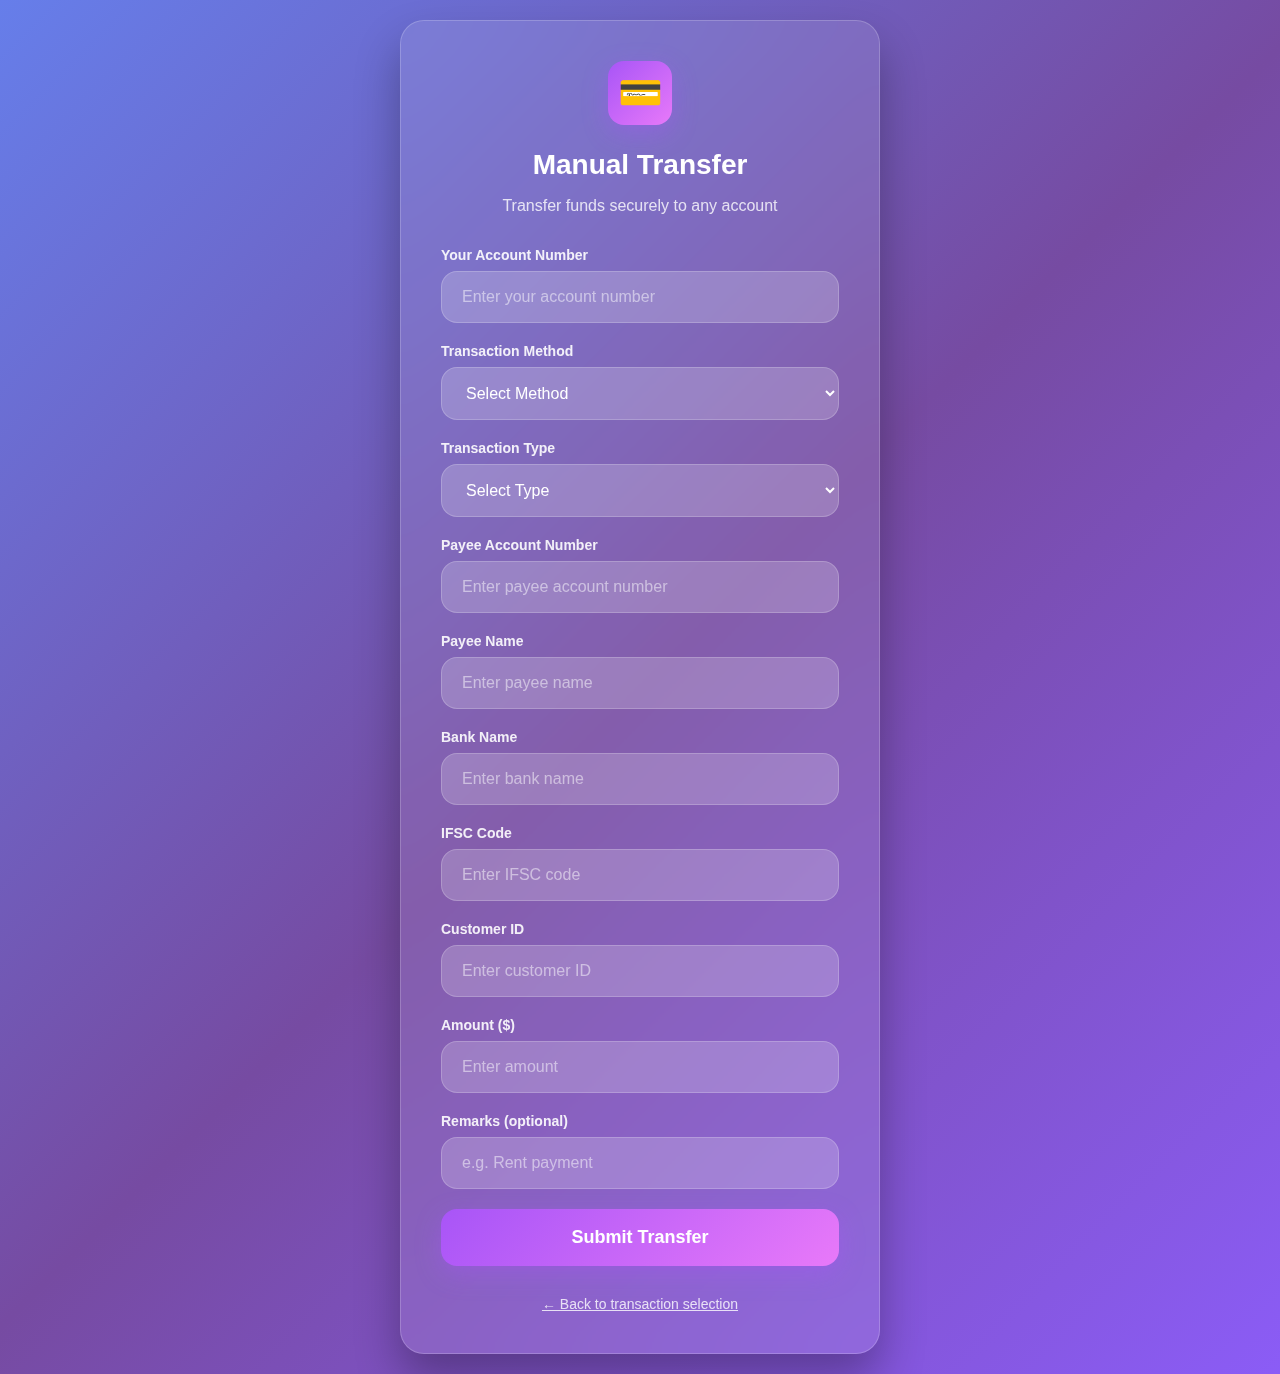
<file: Services/FundTransfer/src/main/resources/static/manual-transfer.html>
<!DOCTYPE html>
<html lang="en">
<head>
  <meta charset="UTF-8" />
  <meta name="viewport" content="width=device-width, initial-scale=1" />
  <title>Manual Transfer - Bank Transfer</title>
  <style>
    * {
      margin: 0;
      padding: 0;
      box-sizing: border-box;
    }
    
    select {
  		color: white; /* for the selected option text */
	}

	select option {
  		color: white;
  		background-color: #4b3e84; /* a dark purple */
	}


    body {
      font-family: 'Inter', -apple-system, BlinkMacSystemFont, sans-serif;
      background: linear-gradient(135deg, #667eea 0%, #764ba2 50%, #8b5cf6 100%);
      min-height: 100vh;
      display: flex;
      align-items: center;
      justify-content: center;
      padding: 20px;
      color: white;
    }

    .container {
      background: rgba(255, 255, 255, 0.1);
      backdrop-filter: blur(20px);
      border: 1px solid rgba(255, 255, 255, 0.2);
      border-radius: 24px;
      padding: 40px;
      max-width: 480px;
      width: 100%;
      box-shadow: 0 25px 45px rgba(0, 0, 0, 0.3);
      text-align: center;
      position: relative;
    }

    .logo {
      width: 64px;
      height: 64px;
      background: linear-gradient(135deg, #a855f7, #e879f9);
      border-radius: 16px;
      margin: 0 auto 24px;
      display: flex;
      align-items: center;
      justify-content: center;
      font-size: 36px;
      font-weight: bold;
      color: white;
      box-shadow: 0 8px 24px rgba(168, 85, 247, 0.4);
    }

    h1 {
      font-size: 28px;
      font-weight: 700;
      margin-bottom: 16px;
    }

    .subtitle {
      font-size: 16px;
      color: rgba(255, 255, 255, 0.8);
      margin-bottom: 32px;
    }

    .form-group {
      margin-bottom: 20px;
      text-align: left;
    }

    label {
      display: block;
      font-size: 14px;
      font-weight: 600;
      margin-bottom: 8px;
      color: rgba(255, 255, 255, 0.9);
    }

    input[type="number"],
    input[type="text"],
    select {
      width: 100%;
      padding: 16px 20px;
      background: rgba(255, 255, 255, 0.1);
      border: 1px solid rgba(255, 255, 255, 0.2);
      border-radius: 16px;
      color: white;
      font-size: 16px;
      backdrop-filter: blur(10px);
      transition: all 0.3s ease;
    }

    input::placeholder {
      color: rgba(255, 255, 255, 0.5);
    }

    input:focus,
    select:focus {
      outline: none;
      border-color: #a855f7;
      box-shadow: 0 0 0 3px rgba(168, 85, 247, 0.3);
      transform: translateY(-2px);
    }

    button.submit-btn {
      width: 100%;
      padding: 18px;
      background: linear-gradient(135deg, #a855f7, #e879f9);
      border: none;
      border-radius: 16px;
      color: white;
      font-size: 18px;
      font-weight: 600;
      cursor: pointer;
      transition: all 0.3s ease;
      box-shadow: 0 8px 24px rgba(168, 85, 247, 0.4);
      position: relative;
      overflow: hidden;
    }

    button.submit-btn:hover {
      transform: translateY(-3px);
      box-shadow: 0 12px 32px rgba(168, 85, 247, 0.5);
    }

    button.submit-btn:active {
      transform: translateY(-1px);
    }

    button.submit-btn::before {
      content: '';
      position: absolute;
      top: 0;
      left: -100%;
      width: 100%;
      height: 100%;
      background: linear-gradient(90deg, transparent, rgba(255, 255, 255, 0.3), transparent);
      transition: left 0.5s;
    }

    button.submit-btn:hover::before {
      left: 100%;
    }

    .success-message {
      margin-top: 20px;
      padding: 16px;
      background: rgba(16, 185, 129, 0.2);
      border-radius: 12px;
      color: #10b981;
      font-weight: 600;
      font-size: 16px;
      display: none;
      animation: successPulse 0.6s ease-out;
    }

    @keyframes successPulse {
      0% { transform: scale(1); }
      50% { transform: scale(1.05); }
      100% { transform: scale(1); }
    }

    .back-link {
      margin-top: 30px;
      display: inline-block;
      color: rgba(255, 255, 255, 0.8);
      text-decoration: underline;
      cursor: pointer;
      font-size: 14px;
    }

    .back-link:hover {
      color: white;
    }
  </style>
</head>
<body>
  <div class="container">
    <div class="logo">💳</div>
    <h1>Manual Transfer</h1>
    <p class="subtitle">Transfer funds securely to any account</p>

    <form id="manualTransferForm">
      <div class="form-group">
        <label for="accountNumber">Your Account Number</label>
        <input
          type="number"
          id="accountNumber"
          name="accountNumber"
          placeholder="Enter your account number"
          required
        />
      </div>

      <div class="form-group">
        <label for="transactionMethod">Transaction Method</label>
        <select id="transactionMethod" name="transactionMethod" required>
          <option value="">Select Method</option>
          <option value="NEFT">NEFT</option>
          <option value="RTGS">RTGS</option>
          <option value="IMPS">IMPS</option>
          <option value="SELF_DEPOSIT">SELF_DEPOSIT</option>
        </select>
      </div>

      <div class="form-group">
        <label for="transactionType">Transaction Type</label>
        <select id="transactionType" name="transactionType" required>
          <option value="">Select Type</option>
          <option value="CREDIT">CREDIT</option>
          <option value="DEBIT">DEBIT</option>
          <option value="TRANSFER">TRANSFER</option>
        </select>
      </div>

      <div class="form-group">
        <label for="payeeAccountNumber">Payee Account Number</label>
        <input
          type="number"
          id="payeeAccountNumber"
          name="payeeAccountNumber"
          placeholder="Enter payee account number"
          required
        />
      </div>

      <div class="form-group">
        <label for="payeeName">Payee Name</label>
        <input
          type="text"
          id="payeeName"
          name="payeeName"
          placeholder="Enter payee name"
          required
        />
      </div>

      <div class="form-group">
        <label for="bankName">Bank Name</label>
        <input
          type="text"
          id="bankName"
          name="bankName"
          placeholder="Enter bank name"
          required
        />
      </div>

      <div class="form-group">
        <label for="ifscCode">IFSC Code</label>
        <input
          type="text"
          id="ifscCode"
          name="ifscCode"
          placeholder="Enter IFSC code"
          maxlength="11"
          required
        />
      </div>

      <div class="form-group">
        <label for="customerId">Customer ID</label>
        <input
          type="text"
          id="customerId"
          name="customerId"
          placeholder="Enter customer ID"
          required
        />
      </div>

      <div class="form-group">
        <label for="amount">Amount ($)</label>
        <input
          type="number"
          id="amount"
          name="amount"
          placeholder="Enter amount"
          step="0.01"
          min="1"
          required
        />
      </div>

      <div class="form-group">
        <label for="remarks">Remarks (optional)</label>
        <input
          type="text"
          id="remarks"
          name="remarks"
          placeholder="e.g. Rent payment"
          maxlength="100"
        />
      </div>

      <button type="submit" class="submit-btn">Submit Transfer</button>
    </form>

    <div class="success-message" id="successMessage"></div>

    <a href="index.html" class="back-link" aria-label="Back to Transaction Type Selection">
      ← Back to transaction selection
    </a>
  </div>

  <!-- Keep all your existing <head> and <style> -->
<!-- SKIPPING STYLE SECTION SINCE YOU ALREADY HAVE IT -->

<!-- This is only the JavaScript section at the bottom updated -->

<script>
  document.getElementById("manualTransferForm").addEventListener("submit", function (e) {
    e.preventDefault();

    const accountNumber = document.getElementById("accountNumber").value.trim();
    const transactionMethod = document.getElementById("transactionMethod").value;
    const transactionType = document.getElementById("transactionType").value;
    const payeeAccountNumber = document.getElementById("payeeAccountNumber").value.trim();
    const payeeName = document.getElementById("payeeName").value.trim();
    const bankName = document.getElementById("bankName").value.trim();
    const ifscCode = document.getElementById("ifscCode").value.trim();
    const customerId = document.getElementById("customerId").value.trim();
    const amount = parseFloat(document.getElementById("amount").value);
    const remarks = document.getElementById("remarks").value.trim();

    if (
      !accountNumber ||
      !transactionMethod ||
      !transactionType ||
      !payeeAccountNumber ||
      !payeeName ||
      !bankName ||
      !ifscCode ||
      !customerId ||
      isNaN(amount) ||
      amount < 1
    ) {
      alert("Please fill all required fields with valid data.");
      return;
    }

    const payload = {
      accountNumber: Number(accountNumber),
      transactionMethod: transactionMethod,
      transactionType: transactionType,
      amount: amount,
      remarks: remarks || "Manual transfer",
      payeeAccountNumber: Number(payeeAccountNumber),
      payeeName: payeeName,
      bankName: bankName,
      ifscCode: ifscCode,
      customerId: customerId,
    };

    const submitButton = e.target.querySelector("button[type='submit']");
    const successMessage = document.getElementById("successMessage");

    submitButton.disabled = true;
    submitButton.textContent = "Processing...";
    successMessage.style.display = "none";

    // ✅ Real fetch POST request
    fetch("http://localhost:8081/api/transactions/transfer/manual", {
      method: "POST",
      headers: {
        "Content-Type": "application/json"
      },
      body: JSON.stringify(payload)
    })
    .then(response => {
      if (!response.ok) {
        throw new Error("Server error: " + response.status);
      }
      return response.json();
    })
    .then(data => {
      const txnId = data.transactionId || ("TXN" + Math.random().toString(36).substr(2, 9).toUpperCase());
      successMessage.textContent = `Transfer successful! Transaction ID: ${txnId}`;
      successMessage.style.display = "block";
      submitButton.disabled = false;
      submitButton.textContent = "Submit Transfer";
      e.target.reset();
    })
    .catch(error => {
      alert("Transaction failed: " + error.message);
      submitButton.disabled = false;
      submitButton.textContent = "Submit Transfer";
    });
  });
</script>

</body>
</html>
</file>
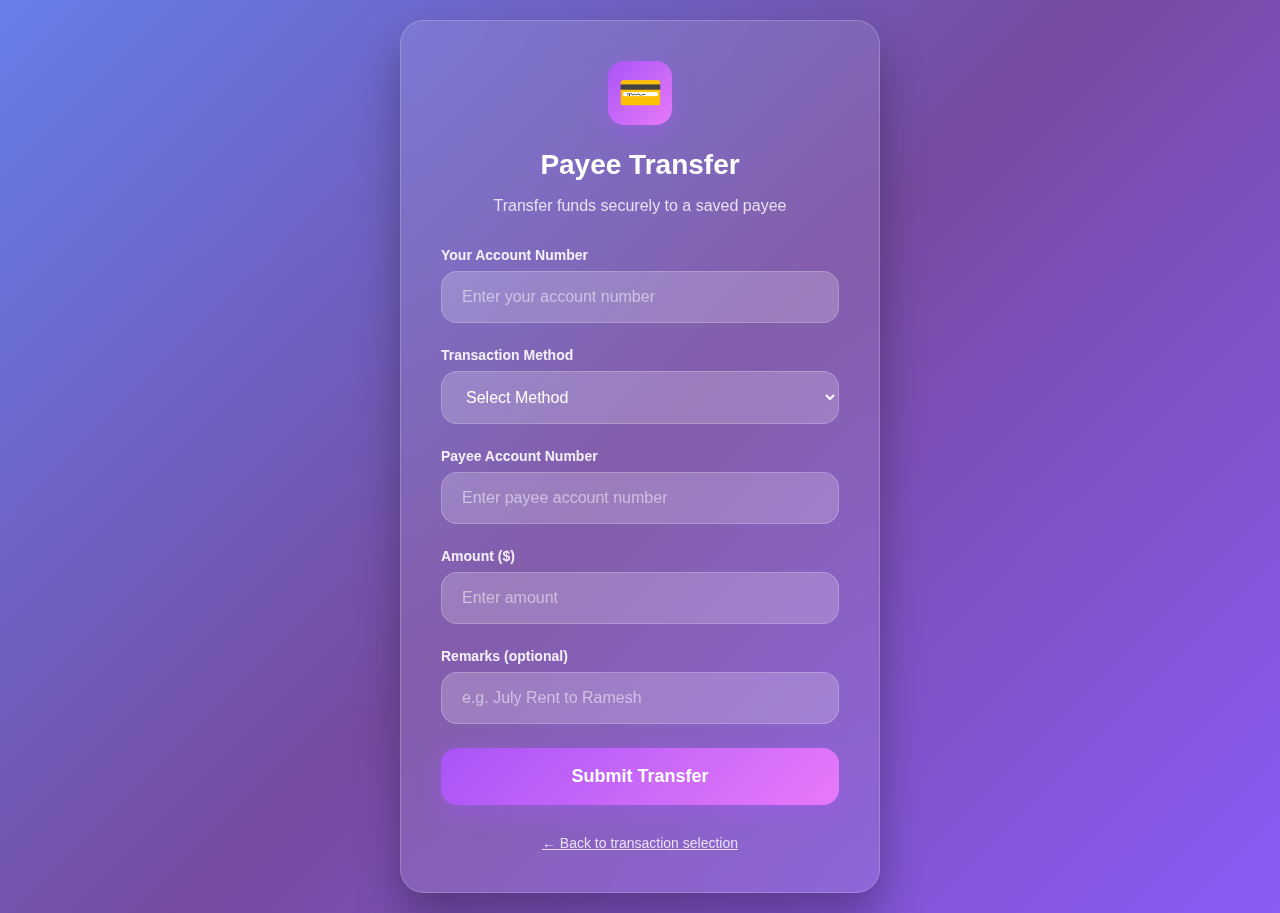
<file: Services/FundTransfer/src/main/resources/static/payee-transfer.html>
<!DOCTYPE html>
<html lang="en">
<head>
  <meta charset="UTF-8" />
  <meta name="viewport" content="width=device-width, initial-scale=1" />
  <title>Payee Transfer - Bank Transfer</title>
  <style>
    * {
      margin: 0;
      padding: 0;
      box-sizing: border-box;
    }

    body {
      font-family: 'Inter', -apple-system, BlinkMacSystemFont, sans-serif;
      background: linear-gradient(135deg, #667eea 0%, #764ba2 50%, #8b5cf6 100%);
      min-height: 100vh;
      display: flex;
      align-items: center;
      justify-content: center;
      padding: 20px;
      color: white;
    }

    .container {
      background: rgba(255, 255, 255, 0.1);
      backdrop-filter: blur(20px);
      border: 1px solid rgba(255, 255, 255, 0.2);
      border-radius: 24px;
      padding: 40px;
      max-width: 480px;
      width: 100%;
      box-shadow: 0 25px 45px rgba(0, 0, 0, 0.3);
      text-align: center;
      position: relative;
    }

    .logo {
      width: 64px;
      height: 64px;
      background: linear-gradient(135deg, #a855f7, #e879f9);
      border-radius: 16px;
      margin: 0 auto 24px;
      display: flex;
      align-items: center;
      justify-content: center;
      font-size: 36px;
      font-weight: bold;
      color: white;
      box-shadow: 0 8px 24px rgba(168, 85, 247, 0.4);
    }

    h1 {
      font-size: 28px;
      font-weight: 700;
      margin-bottom: 16px;
    }

    .subtitle {
      font-size: 16px;
      color: rgba(255, 255, 255, 0.8);
      margin-bottom: 32px;
    }

    .form-group {
      margin-bottom: 24px;
      text-align: left;
    }

    label {
      display: block;
      font-size: 14px;
      font-weight: 600;
      margin-bottom: 8px;
      color: rgba(255, 255, 255, 0.9);
    }

    input[type="number"],
    select,
    input[type="text"] {
      width: 100%;
      padding: 16px 20px;
      background: rgba(255, 255, 255, 0.1);
      border: 1px solid rgba(255, 255, 255, 0.2);
      border-radius: 16px;
      color: white;
      font-size: 16px;
      backdrop-filter: blur(10px);
      transition: all 0.3s ease;
    }

    input::placeholder {
      color: rgba(255, 255, 255, 0.5);
    }

    input:focus,
    select:focus {
      outline: none;
      border-color: #a855f7;
      box-shadow: 0 0 0 3px rgba(168, 85, 247, 0.3);
      transform: translateY(-2px);
    }

    button.submit-btn {
      width: 100%;
      padding: 18px;
      background: linear-gradient(135deg, #a855f7, #e879f9);
      border: none;
      border-radius: 16px;
      color: white;
      font-size: 18px;
      font-weight: 600;
      cursor: pointer;
      transition: all 0.3s ease;
      box-shadow: 0 8px 24px rgba(168, 85, 247, 0.4);
      position: relative;
      overflow: hidden;
    }

    button.submit-btn:hover {
      transform: translateY(-3px);
      box-shadow: 0 12px 32px rgba(168, 85, 247, 0.5);
    }

    button.submit-btn:active {
      transform: translateY(-1px);
    }

    button.submit-btn::before {
      content: '';
      position: absolute;
      top: 0;
      left: -100%;
      width: 100%;
      height: 100%;
      background: linear-gradient(90deg, transparent, rgba(255, 255, 255, 0.3), transparent);
      transition: left 0.5s;
    }

    button.submit-btn:hover::before {
      left: 100%;
    }

    .success-message {
      margin-top: 20px;
      padding: 16px;
      background: rgba(16, 185, 129, 0.2);
      border-radius: 12px;
      color: #10b981;
      font-weight: 600;
      font-size: 16px;
      display: none;
      animation: successPulse 0.6s ease-out;
    }

    @keyframes successPulse {
      0% { transform: scale(1); }
      50% { transform: scale(1.05); }
      100% { transform: scale(1); }
    }

    .back-link {
      margin-top: 30px;
      display: inline-block;
      color: rgba(255, 255, 255, 0.8);
      text-decoration: underline;
      cursor: pointer;
      font-size: 14px;
    }

    .back-link:hover {
      color: white;
    }
  </style>
</head>
<body>
  <div class="container">
    <div class="logo">💳</div>
    <h1>Payee Transfer</h1>
    <p class="subtitle">Transfer funds securely to a saved payee</p>

    <form id="payeeTransferForm">
      <div class="form-group">
        <label for="accountNumber">Your Account Number</label>
        <input
          type="number"
          id="accountNumber"
          name="accountNumber"
          placeholder="Enter your account number"
          required
        />
      </div>

      <div class="form-group">
        <label for="transactionMethod">Transaction Method</label>
        <select id="transactionMethod" name="transactionMethod" required>
          <option value="">Select Method</option>
          <option value="NEFT">NEFT</option>
          <option value="RTGS">RTGS</option>
          <option value="IMPS">IMPS</option>
        </select>
      </div>

      <div class="form-group">
        <label for="payeeAccountNumber">Payee Account Number</label>
        <input
          type="number"
          id="payeeAccountNumber"
          name="payeeAccountNumber"
          placeholder="Enter payee account number"
          required
        />
      </div>

      <div class="form-group">
        <label for="amount">Amount ($)</label>
        <input
          type="number"
          id="amount"
          name="amount"
          placeholder="Enter amount"
          step="0.01"
          min="1"
          required
        />
      </div>

      <div class="form-group">
        <label for="remarks">Remarks (optional)</label>
        <input
          type="text"
          id="remarks"
          name="remarks"
          placeholder="e.g. July Rent to Ramesh"
          maxlength="100"
        />
      </div>

      <button type="submit" class="submit-btn">Submit Transfer</button>
    </form>

    <div class="success-message" id="successMessage"></div>

    <a href="index.html" class="back-link" aria-label="Back to Transaction Type Selection">
      ← Back to transaction selection
    </a>
  </div>

  <script>
    document.getElementById("payeeTransferForm").addEventListener("submit", function (e) {
      e.preventDefault();

      const accountNumber = document.getElementById("accountNumber").value.trim();
      const transactionMethod = document.getElementById("transactionMethod").value;
      const payeeAccountNumber = document.getElementById("payeeAccountNumber").value.trim();
      const amount = parseFloat(document.getElementById("amount").value);
      const remarks = document.getElementById("remarks").value.trim();

      if (!accountNumber || !transactionMethod || !payeeAccountNumber || isNaN(amount) || amount < 1) {
        alert("Please fill all required fields with valid data.");
        return;
      }

      const payload = {
        accountNumber: Number(accountNumber),
        transactionMethod: transactionMethod,
        amount: amount,
        payeeAccountNumber: Number(payeeAccountNumber),
        remarks: remarks || "Transfer to payee"
      };

      const submitButton = e.target.querySelector("button[type='submit']");
      submitButton.disabled = true;
      submitButton.textContent = "Processing...";

      // Simulate API call with setTimeout
      setTimeout(() => {
        // Replace with actual fetch POST call:
        /*
        fetch("http://localhost:8081/api/transactions/transfer/payee/1001", {
          method: "POST",
          headers: { "Content-Type": "application/json" },
          body: JSON.stringify(payload),
        })
        .then(res => res.json())
        .then(data => { ... })
        .catch(err => { ... });
        */

        // For demo success:
        const successMessage = document.getElementById("successMessage");
        successMessage.textContent = `Transfer successful! Transaction ID: TXN${Math.random()
          .toString(36)
          .substr(2, 9)
          .toUpperCase()}`;
        successMessage.style.display = "block";

        submitButton.disabled = false;
        submitButton.textContent = "Submit Transfer";
        e.target.reset();
      }, 2000);
    });
  </script>
</body>
</html>
</file>
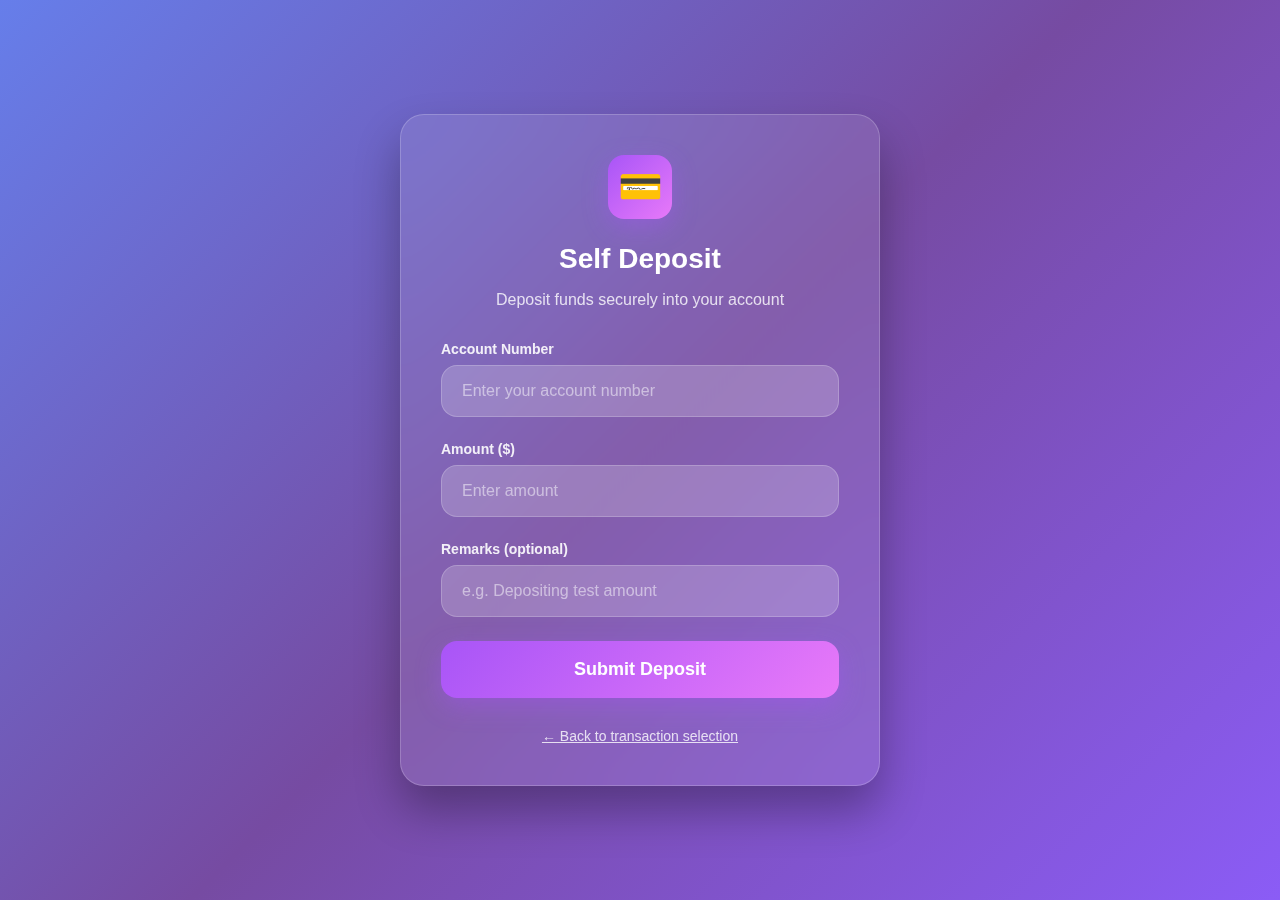
<file: Services/FundTransfer/src/main/resources/static/self-deposit.html>
<!DOCTYPE html>
<html lang="en">
<head>
  <meta charset="UTF-8" />
  <meta name="viewport" content="width=device-width, initial-scale=1" />
  <title>Self Deposit - Bank Transfer</title>
  <style>
    * {
      margin: 0;
      padding: 0;
      box-sizing: border-box;
    }

    body {
      font-family: 'Inter', -apple-system, BlinkMacSystemFont, sans-serif;
      background: linear-gradient(135deg, #667eea 0%, #764ba2 50%, #8b5cf6 100%);
      min-height: 100vh;
      display: flex;
      align-items: center;
      justify-content: center;
      padding: 20px;
      color: white;
    }

    .container {
      background: rgba(255, 255, 255, 0.1);
      backdrop-filter: blur(20px);
      border: 1px solid rgba(255, 255, 255, 0.2);
      border-radius: 24px;
      padding: 40px;
      max-width: 480px;
      width: 100%;
      box-shadow: 0 25px 45px rgba(0, 0, 0, 0.3);
      text-align: center;
      position: relative;
    }

    .logo {
      width: 64px;
      height: 64px;
      background: linear-gradient(135deg, #a855f7, #e879f9);
      border-radius: 16px;
      margin: 0 auto 24px;
      display: flex;
      align-items: center;
      justify-content: center;
      font-size: 36px;
      font-weight: bold;
      color: white;
      box-shadow: 0 8px 24px rgba(168, 85, 247, 0.4);
    }

    h1 {
      font-size: 28px;
      font-weight: 700;
      margin-bottom: 16px;
    }

    .subtitle {
      font-size: 16px;
      color: rgba(255, 255, 255, 0.8);
      margin-bottom: 32px;
    }

    .form-group {
      margin-bottom: 24px;
      text-align: left;
    }

    label {
      display: block;
      font-size: 14px;
      font-weight: 600;
      margin-bottom: 8px;
      color: rgba(255, 255, 255, 0.9);
    }

    input[type="number"],
    input[type="text"] {
      width: 100%;
      padding: 16px 20px;
      background: rgba(255, 255, 255, 0.1);
      border: 1px solid rgba(255, 255, 255, 0.2);
      border-radius: 16px;
      color: white;
      font-size: 16px;
      backdrop-filter: blur(10px);
      transition: all 0.3s ease;
    }

    input::placeholder {
      color: rgba(255, 255, 255, 0.5);
    }

    input:focus {
      outline: none;
      border-color: #a855f7;
      box-shadow: 0 0 0 3px rgba(168, 85, 247, 0.3);
      transform: translateY(-2px);
    }

    button.submit-btn {
      width: 100%;
      padding: 18px;
      background: linear-gradient(135deg, #a855f7, #e879f9);
      border: none;
      border-radius: 16px;
      color: white;
      font-size: 18px;
      font-weight: 600;
      cursor: pointer;
      transition: all 0.3s ease;
      box-shadow: 0 8px 24px rgba(168, 85, 247, 0.4);
      position: relative;
      overflow: hidden;
    }

    button.submit-btn:hover {
      transform: translateY(-3px);
      box-shadow: 0 12px 32px rgba(168, 85, 247, 0.5);
    }

    button.submit-btn:active {
      transform: translateY(-1px);
    }

    button.submit-btn::before {
      content: '';
      position: absolute;
      top: 0;
      left: -100%;
      width: 100%;
      height: 100%;
      background: linear-gradient(90deg, transparent, rgba(255, 255, 255, 0.3), transparent);
      transition: left 0.5s;
    }

    button.submit-btn:hover::before {
      left: 100%;
    }

    .success-message {
      margin-top: 20px;
      padding: 16px;
      background: rgba(16, 185, 129, 0.2);
      border-radius: 12px;
      color: #10b981;
      font-weight: 600;
      font-size: 16px;
      display: none;
      animation: successPulse 0.6s ease-out;
    }

    @keyframes successPulse {
      0% { transform: scale(1); }
      50% { transform: scale(1.05); }
      100% { transform: scale(1); }
    }

    .back-link {
      margin-top: 30px;
      display: inline-block;
      color: rgba(255, 255, 255, 0.8);
      text-decoration: underline;
      cursor: pointer;
      font-size: 14px;
    }

    .back-link:hover {
      color: white;
    }
  </style>
</head>
<body>
  <div class="container">
    <div class="logo">💳</div>
    <h1>Self Deposit</h1>
    <p class="subtitle">Deposit funds securely into your account</p>

    <form id="selfDepositForm">
      <div class="form-group">
        <label for="accountNumber">Account Number</label>
        <input
          type="number"
          id="accountNumber"
          name="accountNumber"
          placeholder="Enter your account number"
          required
        />
      </div>

      <div class="form-group">
        <label for="amount">Amount ($)</label>
        <input
          type="number"
          id="amount"
          name="amount"
          placeholder="Enter amount"
          step="0.01"
          min="1"
          required
        />
      </div>

      <div class="form-group">
        <label for="remarks">Remarks (optional)</label>
        <input
          type="text"
          id="remarks"
          name="remarks"
          placeholder="e.g. Depositing test amount"
          maxlength="100"
        />
      </div>

      <button type="submit" class="submit-btn">Submit Deposit</button>
    </form>

    <div class="success-message" id="successMessage"></div>

    <a href="index.html" class="back-link" aria-label="Back to Transaction Type Selection">
      ← Back to transaction selection
    </a>
  </div>

  <script>
    document.getElementById("selfDepositForm").addEventListener("submit", function (e) {
      e.preventDefault();

      const accountNumber = document.getElementById("accountNumber").value.trim();
      const amount = parseFloat(document.getElementById("amount").value);
      const remarks = document.getElementById("remarks").value.trim();

      if (!accountNumber || isNaN(amount) || amount < 1) {
        alert("Please enter a valid account number and amount.");
        return;
      }

      const payload = {
        accountNumber: Number(accountNumber),
        amount: amount,
        transactionMethod: "SELF_DEPOSIT",
        remarks: remarks || "Self deposit"
      };

      const submitButton = e.target.querySelector("button[type='submit']");
      const successMessage = document.getElementById("successMessage");

      submitButton.disabled = true;
      submitButton.textContent = "Processing...";
      successMessage.style.display = "none";
      successMessage.textContent = "";

      fetch("http://localhost:8081/api/transactions/self-deposit", {
        method: "POST",
        headers: { "Content-Type": "application/json" },
        body: JSON.stringify(payload)
      })
      .then(response => {
        if (!response.ok) throw new Error(`Server error: ${response.status}`);
        return response.json();
      })
      .then(data => {
        successMessage.textContent = `Deposit successful! Transaction ID: ${data.transactionId || 'N/A'}`;
        successMessage.style.display = "block";
        submitButton.disabled = false;
        submitButton.textContent = "Submit Deposit";
        e.target.reset();
      })
      .catch(error => {
        alert("Error: " + error.message);
        submitButton.disabled = false;
        submitButton.textContent = "Submit Deposit";
      });
    });
  </script>
</body>
</html>
</file>
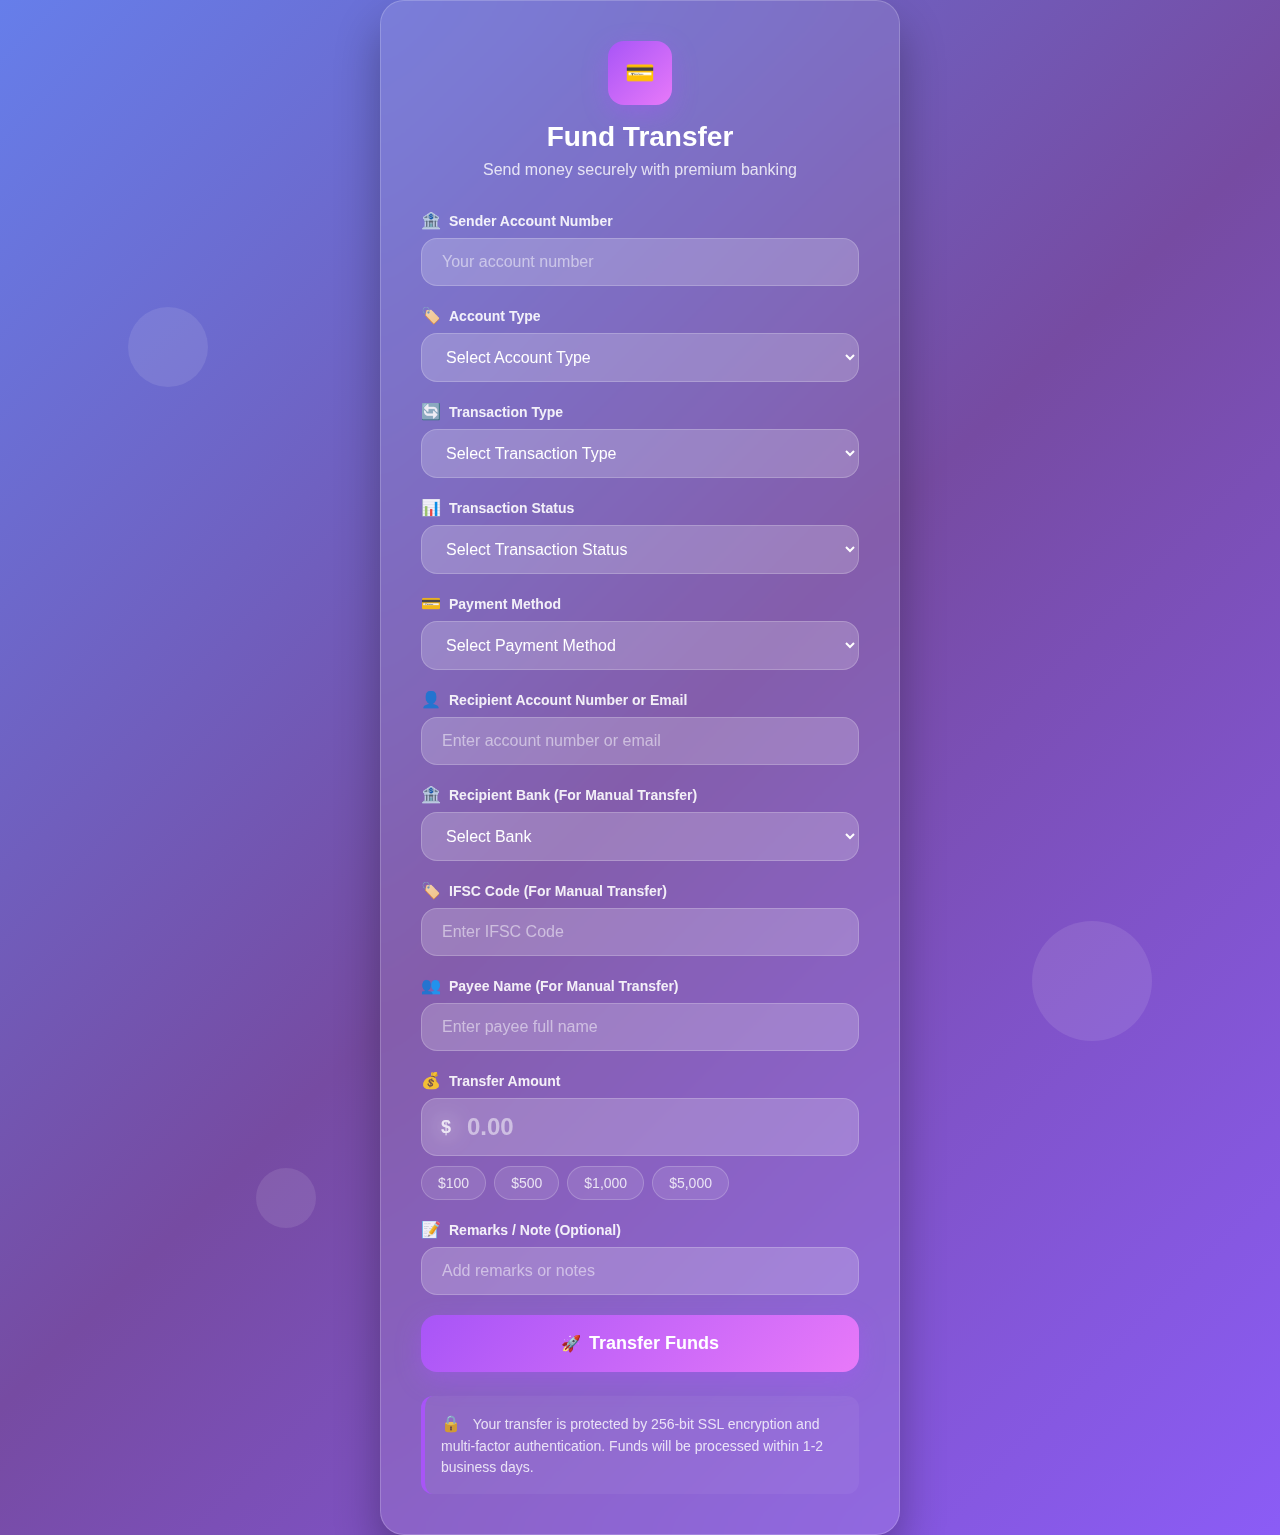
<file: Services/FundTransfer/src/main/resources/static/transfer.html>
<!DOCTYPE html>
<html lang="en">
<head>
  <meta charset="UTF-8" />
  <meta name="viewport" content="width=device-width, initial-scale=1" />
  <title>Premium Bank Transfer</title>
  <style>
    * {
      margin: 0;
      padding: 0;
      box-sizing: border-box;
    }
    body {
      font-family: 'Inter', -apple-system, BlinkMacSystemFont, sans-serif;
      background: linear-gradient(135deg, #667eea 0%, #764ba2 50%, #8b5cf6 100%);
      min-height: 100vh;
      display: flex;
      align-items: center;
      justify-content: center;
      position: relative;
      overflow-x: hidden;
    }
    .bg-shapes {
      position: absolute;
      top: 0;
      left: 0;
      width: 100%;
      height: 100%;
      pointer-events: none;
      z-index: 0;
    }
    .shape {
      position: absolute;
      border-radius: 50%;
      background: rgba(255, 255, 255, 0.1);
      animation: float 6s ease-in-out infinite;
    }
    .shape:nth-child(1) {
      width: 80px;
      height: 80px;
      top: 20%;
      left: 10%;
      animation-delay: 0s;
    }
    .shape:nth-child(2) {
      width: 120px;
      height: 120px;
      top: 60%;
      right: 10%;
      animation-delay: 2s;
    }
    .shape:nth-child(3) {
      width: 60px;
      height: 60px;
      bottom: 20%;
      left: 20%;
      animation-delay: 4s;
    }
    @keyframes float {
      0%,
      100% {
        transform: translateY(0px) rotate(0deg);
      }
      33% {
        transform: translateY(-20px) rotate(10deg);
      }
      66% {
        transform: translateY(10px) rotate(-5deg);
      }
    }
    .container {
      background: rgba(255, 255, 255, 0.1);
      backdrop-filter: blur(20px);
      border: 1px solid rgba(255, 255, 255, 0.2);
      border-radius: 24px;
      padding: 40px;
      width: 100%;
      max-width: 520px;
      box-shadow: 0 25px 45px rgba(0, 0, 0, 0.3);
      position: relative;
      z-index: 1;
      animation: slideIn 0.8s ease-out;
    }
    @keyframes slideIn {
      from {
        opacity: 0;
        transform: translateY(30px);
      }
      to {
        opacity: 1;
        transform: translateY(0);
      }
    }
    .header {
      text-align: center;
      margin-bottom: 32px;
    }
    .logo {
      width: 64px;
      height: 64px;
      background: linear-gradient(135deg, #a855f7, #e879f9);
      border-radius: 16px;
      margin: 0 auto 16px;
      display: flex;
      align-items: center;
      justify-content: center;
      font-size: 24px;
      font-weight: bold;
      color: white;
      box-shadow: 0 8px 24px rgba(168, 85, 247, 0.4);
    }
    h1 {
      color: white;
      font-size: 28px;
      font-weight: 700;
      margin-bottom: 8px;
    }
    .subtitle {
      color: rgba(255, 255, 255, 0.8);
      font-size: 16px;
    }
    .form-group {
      margin-bottom: 20px;
      position: relative;
    }
    label {
      display: block;
      color: rgba(255, 255, 255, 0.9);
      font-size: 14px;
      font-weight: 600;
      margin-bottom: 8px;
    }
    input,
    select {
      width: 100%;
      padding: 14px 20px;
      background: rgba(255, 255, 255, 0.1);
      border: 1px solid rgba(255, 255, 255, 0.2);
      border-radius: 16px;
      color: white;
      font-size: 16px;
      backdrop-filter: blur(10px);
      transition: all 0.3s ease;
    }
    input:focus,
    select:focus {
      outline: none;
      border-color: #a855f7;
      box-shadow: 0 0 0 3px rgba(168, 85, 247, 0.3);
      transform: translateY(-2px);
    }
    input::placeholder {
      color: rgba(255, 255, 255, 0.5);
    }
    select option {
      background: #6b46c1;
      color: white;
    }
    .amount-input {
      position: relative;
    }
    .currency-symbol {
      position: absolute;
      left: 20px;
      top: 50%;
      transform: translateY(-50%);
      color: rgba(255, 255, 255, 0.8);
      font-size: 18px;
      font-weight: 600;
      pointer-events: none;
    }
    .amount-input input {
      padding-left: 45px;
      font-size: 24px;
      font-weight: 600;
    }
    .quick-amounts {
      display: flex;
      gap: 8px;
      margin-top: 10px;
    }
    .quick-amount {
      padding: 8px 16px;
      background: rgba(255, 255, 255, 0.1);
      border: 1px solid rgba(255, 255, 255, 0.2);
      border-radius: 20px;
      color: rgba(255, 255, 255, 0.8);
      font-size: 14px;
      cursor: pointer;
      transition: all 0.3s ease;
      user-select: none;
    }
    .quick-amount:hover {
      background: rgba(168, 85, 247, 0.3);
      border-color: #a855f7;
      color: white;
      transform: translateY(-2px);
    }
    .transfer-btn {
      width: 100%;
      padding: 18px;
      background: linear-gradient(135deg, #a855f7, #e879f9);
      border: none;
      border-radius: 16px;
      color: white;
      font-size: 18px;
      font-weight: 600;
      cursor: pointer;
      transition: all 0.3s ease;
      box-shadow: 0 8px 24px rgba(168, 85, 247, 0.4);
      position: relative;
      overflow: hidden;
    }
    .transfer-btn:hover {
      transform: translateY(-3px);
      box-shadow: 0 12px 32px rgba(168, 85, 247, 0.5);
    }
    .transfer-btn:active {
      transform: translateY(-1px);
    }
    .transfer-btn::before {
      content: '';
      position: absolute;
      top: 0;
      left: -100%;
      width: 100%;
      height: 100%;
      background: linear-gradient(90deg, transparent, rgba(255, 255, 255, 0.3), transparent);
      transition: left 0.5s;
    }
    .transfer-btn:hover::before {
      left: 100%;
    }
    .security-note {
      margin-top: 24px;
      padding: 16px;
      background: rgba(255, 255, 255, 0.05);
      border-radius: 12px;
      border-left: 4px solid #a855f7;
    }
    .security-note p {
      color: rgba(255, 255, 255, 0.8);
      font-size: 14px;
      line-height: 1.5;
    }
    .icon {
      display: inline-block;
      margin-right: 8px;
      font-size: 16px;
      user-select: none;
    }
    @media (max-width: 520px) {
      .container {
        margin: 20px;
        padding: 28px;
      }
      h1 {
        font-size: 24px;
      }
      .quick-amounts {
        flex-wrap: wrap;
      }
    }
    /* Success animation */
    @keyframes successPulse {
      0% {
        transform: scale(1);
      }
      50% {
        transform: scale(1.05);
      }
      100% {
        transform: scale(1);
      }
    }
    .success {
      animation: successPulse 0.6s ease-out;
    }
  </style>
</head>
<body>
  <div class="bg-shapes">
    <div class="shape"></div>
    <div class="shape"></div>
    <div class="shape"></div>
  </div>

  <div class="container">
    <div class="header">
      <div class="logo">💳</div>
      <h1>Fund Transfer</h1>
      <p class="subtitle">Send money securely with premium banking</p>
    </div>

    <form id="transferForm">
      <div class="form-group">
        <label for="accountNumber">
          <span class="icon">🏦</span>Sender Account Number
        </label>
        <input
          type="text"
          id="accountNumber"
          name="accountNumber"
          placeholder="Your account number"
          required
          pattern="\d+"
          title="Account number must be digits only"
        />
      </div>

      <div class="form-group">
        <label for="accountType">
          <span class="icon">🏷️</span>Account Type
        </label>
        <select id="accountType" name="accountType" required>
          <option value="">Select Account Type</option>
          <option value="SAVINGS">Savings</option>
          <option value="CURRENT">Current</option>
          <option value="LOAN">Loan</option>
          <option value="FIXED_DEPOSIT">Fixed Deposit</option>
          <option value="RECURRING_DEPOSIT">Recurring Deposit</option>
        </select>
      </div>

      <div class="form-group">
        <label for="transactionType">
          <span class="icon">🔄</span>Transaction Type
        </label>
        <select id="transactionType" name="transactionType" required>
          <option value="">Select Transaction Type</option>
          <option value="CREDIT">Credit</option>
          <option value="DEBIT">Debit</option>
          <option value="TRANSFER">Transfer</option>
        </select>
      </div>

      <div class="form-group">
        <label for="transactionStatus">
          <span class="icon">📊</span>Transaction Status
        </label>
        <select id="transactionStatus" name="transactionStatus" required>
          <option value="">Select Transaction Status</option>
          <option value="PENDING">Pending</option>
          <option value="COMPLETED">Completed</option>
          <option value="FAILED">Failed</option>
          <option value="REVERSED">Reversed</option>
        </select>
      </div>

      <div class="form-group">
        <label for="paymentMethod">
          <span class="icon">💳</span>Payment Method
        </label>
        <select id="paymentMethod" name="paymentMethod" required>
          <option value="">Select Payment Method</option>
          <option value="RTGS">RTGS</option>
          <option value="NEFT">NEFT</option>
          <option value="IMPS">IMPS</option>
          <option value="SELF_DEPOSIT">Self Deposit</option>
        </select>
      </div>

      <div class="form-group">
        <label for="recipient">
          <span class="icon">👤</span>Recipient Account Number or Email
        </label>
        <input
          type="text"
          id="recipient"
          name="recipient"
          placeholder="Enter account number or email"
          pattern="^$|[0-9]{6,}|[^@\s]+@[^@\s]+\.[^@\s]+"
          title="Enter valid account number or email"
        />
      </div>

      <div class="form-group">
        <label for="bankName">
          <span class="icon">🏦</span>Recipient Bank (For Manual Transfer)
        </label>
        <select id="bankName" name="bankName">
          <option value="">Select Bank</option>
          <option value="Chase Bank">Chase Bank</option>
          <option value="Bank of America">Bank of America</option>
          <option value="Wells Fargo">Wells Fargo</option>
          <option value="Citibank">Citibank</option>
          <option value="Goldman Sachs">Goldman Sachs</option>
          <option value="JP Morgan">JP Morgan</option>
          <option value="State Bank of India">State Bank of India</option>
          <option value="HDFC Bank">HDFC Bank</option>
          <option value="ICICI Bank">ICICI Bank</option>
          <!-- Add more banks as needed -->
        </select>
      </div>

      <div class="form-group">
        <label for="ifscCode">
          <span class="icon">🏷️</span>IFSC Code (For Manual Transfer)
        </label>
        <input
          type="text"
          id="ifscCode"
          name="ifscCode"
          placeholder="Enter IFSC Code"
          pattern="^[A-Za-z]{4}[0-9]{7}$"
          title="IFSC format: 4 letters followed by 7 digits, e.g. SBIN0000456"
        />
      </div>

      <div class="form-group">
        <label for="payeeName">
          <span class="icon">👥</span>Payee Name (For Manual Transfer)
        </label>
        <input
          type="text"
          id="payeeName"
          name="payeeName"
          placeholder="Enter payee full name"
        />
      </div>

      <div class="form-group">
        <label for="amount">
          <span class="icon">💰</span>Transfer Amount
        </label>
        <div class="amount-input">
          <span class="currency-symbol">$</span>
          <input
            type="number"
            id="amount"
            name="amount"
            placeholder="0.00"
            step="0.01"
            min="1"
            required
          />
        </div>
        <div class="quick-amounts">
          <span class="quick-amount" onclick="setAmount(100)">$100</span>
          <span class="quick-amount" onclick="setAmount(500)">$500</span>
          <span class="quick-amount" onclick="setAmount(1000)">$1,000</span>
          <span class="quick-amount" onclick="setAmount(5000)">$5,000</span>
        </div>
      </div>

      <div class="form-group">
        <label for="remarks">
          <span class="icon">📝</span>Remarks / Note (Optional)
        </label>
        <input
          type="text"
          id="remarks"
          name="remarks"
          placeholder="Add remarks or notes"
          maxlength="100"
        />
      </div>

      <button type="submit" class="transfer-btn">
        <span class="icon">🚀</span>Transfer Funds
      </button>
    </form>

    <div class="security-note">
      <p>
        <span class="icon">🔒</span>
        Your transfer is protected by 256-bit SSL encryption and multi-factor
        authentication. Funds will be processed within 1-2 business days.
      </p>
    </div>
  </div>

  <script>
    function setAmount(amount) {
      document.getElementById("amount").value = amount;

      const amountInput = document.querySelector(".amount-input");
      amountInput.style.transform = "scale(1.02)";
      setTimeout(() => {
        amountInput.style.transform = "scale(1)";
      }, 200);
    }

    document
      .getElementById("transferForm")
      .addEventListener("submit", function (e) {
        e.preventDefault();

        const accountNumber = document
          .getElementById("accountNumber")
          .value.trim();
        const accountType = document.getElementById("accountType").value;
        const transactionType = document.getElementById("transactionType").value;
        const transactionStatus =
          document.getElementById("transactionStatus").value;
        const paymentMethod = document.getElementById("paymentMethod").value;
        const recipient = document.getElementById("recipient").value.trim();
        const bankName = document.getElementById("bankName").value;
        const ifscCode = document.getElementById("ifscCode").value.trim();
        const payeeName = document.getElementById("payeeName").value.trim();
        const amount = parseFloat(document.getElementById("amount").value);
        const remarks = document.getElementById("remarks").value.trim();

        if (!accountNumber || !accountType || !transactionType || !transactionStatus || !paymentMethod || !amount) {
          alert("Please fill all required fields.");
          return;
        }

        // Determine which API to call & construct payload
        let apiUrl = "";
        let payload = {};

        if (paymentMethod === "SELF_DEPOSIT") {
        	 apiUrl = "http://localhost:8081/api/transactions/self-deposit";
             payload = {
               accountNumber: Number(accountNumber),
               amount: amount,
               transactionMethod: "SELF_DEPOSIT",
               remarks: remarks || "Self deposit"
             };
           } else if (paymentMethod !== "SELF_DEPOSIT" && transactionType === "TRANSFER") {
             // If payeeAccountNumber provided (recipient is account number), assume payee transfer
             if (recipient && recipient.match(/^\d+$/)) {
               apiUrl = `http://localhost:8081/api/transactions/transfer/payee/${accountNumber}`;
               payload = {
                 accountNumber: Number(accountNumber),
                 transactionMethod: paymentMethod,
                 amount: amount,
                 payeeAccountNumber: Number(recipient),
                 remarks: remarks || ""
               };
             } else {
               // Manual transfer - need payeeName, bankName, ifscCode
               if (!recipient || !payeeName || !bankName || !ifscCode) {
                 alert("For manual transfer, please fill recipient account, payee name, bank name and IFSC code.");
                 return;
               }
               apiUrl = "http://localhost:8081/api/transactions/transfer/manual";
               payload = {
                 accountNumber: Number(accountNumber),
                 transactionMethod: paymentMethod,
                 transactionType: transactionType,
                 amount: amount,
                 remarks: remarks || "",
                 payeeAccountNumber: Number(recipient),
                 payeeName: payeeName,
                 bankName: bankName,
                 ifscCode: ifscCode,
                 customerId: "CUST001" // or get dynamically if available
               };
             }
           } else {
             // For CREDIT or DEBIT transactions that are not self deposit or transfer, build generic payload
             payload = {
               accountNumber: Number(accountNumber),
               transactionType: transactionType,
               transactionStatus: transactionStatus,
               transactionMethod: paymentMethod,
               amount: amount,
               remarks: remarks || ""
             };
             // Use a generic endpoint or handle accordingly
             apiUrl = "http://localhost:8081/api/transactions/generic"; // Replace with your actual API if any
             alert("Sending generic transaction - adjust endpoint as needed.");
           }

           // Show loading state
           const container = document.querySelector(".container");
           const button = document.querySelector(".transfer-btn");
           button.disabled = true;
           button.innerHTML = '<span class="icon">⏳</span> Processing...';
           button.style.background = "linear-gradient(135deg, #6b46c1, #8b5cf6)";

           // Simulate API call
           setTimeout(() => {
             // Here you would normally do fetch/post call, e.g.:
             // fetch(apiUrl, { method: "POST", body: JSON.stringify(payload), headers: { "Content-Type": "application/json" } })

             // For demo: success UI update
             container.classList.add("success");
             button.innerHTML = '<span class="icon">✅</span> Transfer Successful!';
             button.style.background = "linear-gradient(135deg, #10b981, #34d399)";

             // Show transaction ID alert after delay
             setTimeout(() => {
               alert(
                 `Transfer completed successfully!\nTransaction ID: TXN${Math.random()
                   .toString(36)
                   .substr(2, 9)
                   .toUpperCase()}`
               );

               // Reset form after delay
               setTimeout(() => {
                 button.disabled = false;
                 this.reset();
                 button.innerHTML = '<span class="icon">🚀</span> Transfer Funds';
                 button.style.background = "linear-gradient(135deg, #a855f7, #e879f9)";
                 container.classList.remove("success");
               }, 2000);
             }, 500);
           }, 2000);
         });
          //
</file>
<file: OraCube/customer-dashboard.css>
:root {
    --primary-bg: #0a0e1a;
    --secondary-bg: #1a1d2e;
    --tertiary-bg: #262a3f;
    --accent-primary: #10b981;
    /* Light green for customer theme */
    --accent-secondary: #34d399;
    --accent-tertiary: #6ee7b7;
    --text-primary: #ffffff;
    --text-secondary: #a1a1aa;
    --text-muted: #71717a;
    --success: #10b981;
    --warning: #f59e0b;
    --error: #ef4444;
    --border: rgba(255, 255, 255, 0.1);
    --glass: rgba(255, 255, 255, 0.05);
    --shadow: 0 8px 32px rgba(0, 0, 0, 0.3);
}

* {
    margin: 0;
    padding: 0;
    box-sizing: border-box;
}

body {
    font-family: 'Inter', -apple-system, BlinkMacSystemFont, sans-serif;
    background: var(--primary-bg);
    color: var(--text-primary);
    min-height: 100vh;
    position: relative;
    overflow-x: hidden;
    line-height: 1.6;
}

/* Enhanced Background with Green Theme */
body::before {
    content: '';
    position: fixed;
    top: 0;
    left: 0;
    width: 100%;
    height: 100%;
    background:
        radial-gradient(circle at 20% 80%, rgba(16, 185, 129, 0.3) 0%, transparent 50%),
        radial-gradient(circle at 80% 20%, rgba(52, 211, 153, 0.3) 0%, transparent 50%),
        radial-gradient(circle at 40% 40%, rgba(110, 231, 183, 0.2) 0%, transparent 50%);
    z-index: -2;
    animation: backgroundShift 20s ease-in-out infinite;
}

@keyframes backgroundShift {

    0%,
    100% {
        transform: translate(0, 0) rotate(0deg);
    }

    33% {
        transform: translate(-5px, -10px) rotate(1deg);
    }

    66% {
        transform: translate(5px, 5px) rotate(-1deg);
    }
}

/* Particles Animation */
.particles {
    position: fixed;
    top: 0;
    left: 0;
    width: 100%;
    height: 100%;
    z-index: -1;
    overflow: hidden;
}

.particle {
    position: absolute;
    background: linear-gradient(45deg, var(--accent-primary), var(--accent-secondary));
    border-radius: 50%;
    animation: float 6s ease-in-out infinite;
    opacity: 0.1;
}

@keyframes float {

    0%,
    100% {
        transform: translateY(0px) rotate(0deg);
    }

    50% {
        transform: translateY(-20px) rotate(180deg);
    }
}

/* Loading Screen */
.loader {
    position: fixed;
    top: 0;
    left: 0;
    width: 100%;
    height: 100%;
    background: linear-gradient(135deg, var(--primary-bg) 0%, var(--secondary-bg) 100%);
    display: flex;
    justify-content: center;
    align-items: center;
    z-index: 9999;
    transition: all 0.5s ease;
}

.loader.hidden {
    opacity: 0;
    visibility: hidden;
}

.loader-content {
    text-align: center;
    color: var(--text-primary);
}

.loader-spinner {
    width: 60px;
    height: 60px;
    border: 3px solid rgba(16, 185, 129, 0.2);
    border-top: 3px solid var(--accent-primary);
    border-radius: 50%;
    animation: spin 1s linear infinite;
    margin: 0 auto 20px;
}

@keyframes spin {
    0% {
        transform: rotate(0deg);
    }

    100% {
        transform: rotate(360deg);
    }
}

.loading-text {
    font-size: 1.2rem;
    font-weight: 500;
    color: var(--text-secondary);
}

/* Mobile Menu Button */
.mobile-menu-btn {
    display: none;
    position: fixed;
    top: 20px;
    left: 20px;
    z-index: 1001;
    background: var(--glass);
    border: 1px solid var(--border);
    color: var(--text-primary);
    width: 50px;
    height: 50px;
    border-radius: 12px;
    backdrop-filter: blur(20px);
    cursor: pointer;
    transition: all 0.3s ease;
}

.mobile-menu-btn:hover {
    background: rgba(16, 185, 129, 0.2);
    border-color: var(--accent-primary);
}

/* Glass Effects */
.glass {
    background: var(--glass);
    border: 1px solid var(--border);
    border-radius: 16px;
    backdrop-filter: blur(20px);
    box-shadow: var(--shadow);
}

.glass-strong {
    background: rgba(255, 255, 255, 0.08);
    border: 1px solid rgba(255, 255, 255, 0.15);
    border-radius: 20px;
    backdrop-filter: blur(25px);
    box-shadow: 0 12px 40px rgba(0, 0, 0, 0.4);
}

/* Main Layout */
.customer-container {
    display: flex;
    min-height: 100vh;
    opacity: 0;
    animation: fadeIn 1s ease 0.5s forwards;
}

@keyframes fadeIn {
    to {
        opacity: 1;
    }
}

/* Sidebar */
.sidebar {
    width: 280px;
    padding: 2rem;
    position: fixed;
    height: 100vh;
    left: 0;
    top: 0;
    transition: all 0.3s ease;
    z-index: 1000;
    overflow-y: auto;
    overflow-x: hidden;
    /* Hide scrollbar */
    scrollbar-width: none;
    /* Firefox */
    -ms-overflow-style: none;
    /* Internet Explorer 10+ */
}

/* Hide scrollbar for Chrome, Safari and Opera */
.sidebar::-webkit-scrollbar {
    display: none;
}

.sidebar-header {
    text-align: center;
    margin-bottom: 2rem;
    padding-bottom: 2rem;
    border-bottom: 1px solid var(--border);
}

.customer-logo {
    width: 80px;
    height: 80px;
    background: linear-gradient(135deg, #10b981, #059669, #047857);
    border-radius: 20px;
    display: flex;
    align-items: center;
    justify-content: center;
    margin: 0 auto 1.5rem;
    font-size: 2.2rem;
    color: white;
    box-shadow: 0 12px 40px rgba(16, 185, 129, 0.4),
        0 0 0 3px rgba(255, 255, 255, 0.1),
        inset 0 2px 10px rgba(255, 255, 255, 0.2);
    position: relative;
    transition: all 0.3s ease;
}

.customer-logo::before {
    content: '';
    position: absolute;
    top: -3px;
    left: -3px;
    right: -3px;
    bottom: -3px;
    background: linear-gradient(45deg, #10b981, #34d399, #6ee7b7, #10b981);
    border-radius: 23px;
    z-index: -1;
    animation: logoSpin 4s linear infinite;
}

.customer-logo:hover {
    transform: scale(1.1) rotate(5deg);
    box-shadow: 0 20px 60px rgba(16, 185, 129, 0.6);
}

.customer-title {
    font-size: 1.8rem;
    font-weight: 800;
    background: linear-gradient(135deg, #10b981, #34d399, #6ee7b7);
    background-clip: text;
    -webkit-background-clip: text;
    -webkit-text-fill-color: transparent;
    margin-bottom: 0.5rem;
    text-align: center;
    position: relative;
    letter-spacing: 1px;
}

.customer-title::after {
    display: none;
}

.customer-subtitle {
    font-size: 0.95rem;
    color: var(--text-secondary);
    text-align: center;
    font-weight: 500;
    opacity: 0.8;
    animation: subtitleFade 2s ease-in-out infinite alternate;
}

/* Navigation */
.nav-menu {
    list-style: none;
}

.nav-item {
    margin-bottom: 0.5rem;
}

.nav-link {
    display: flex;
    align-items: center;
    padding: 1rem 1.25rem;
    color: var(--text-secondary);
    text-decoration: none;
    border-radius: 12px;
    transition: all 0.3s ease;
    cursor: pointer;
    position: relative;
    font-weight: 500;
}

.nav-link:hover {
    color: var(--text-primary);
    background: rgba(16, 185, 129, 0.1);
    border-color: rgba(16, 185, 129, 0.3);
}

.nav-link.active {
    color: var(--text-primary);
    background: linear-gradient(135deg, rgba(16, 185, 129, 0.2), rgba(52, 211, 153, 0.1));
    border: 1px solid rgba(16, 185, 129, 0.3);
    box-shadow: 0 4px 20px rgba(16, 185, 129, 0.2);
}

.nav-icon {
    margin-right: 0.75rem;
    font-size: 1.1rem;
    width: 20px;
}

.notification-dot {
    width: 8px;
    height: 8px;
    background: var(--accent-primary);
    border-radius: 50%;
    margin-left: auto;
    animation: pulse 2s infinite;
}

@keyframes pulse {

    0%,
    100% {
        opacity: 1;
        transform: scale(1);
    }

    50% {
        opacity: 0.7;
        transform: scale(1.2);
    }
}

.sidebar-footer {
    position: absolute;
    bottom: 2rem;
    left: 2rem;
    right: 2rem;
}

.logout-btn {
    width: 100%;
    padding: 1rem 1.5rem;
    background: linear-gradient(135deg, rgba(239, 68, 68, 0.1), rgba(220, 38, 38, 0.15));
    border: 2px solid rgba(239, 68, 68, 0.3);
    color: #dc2626;
    border-radius: 16px;
    cursor: pointer;
    transition: all 0.3s ease;
    font-weight: 600;
    font-size: 0.95rem;
    display: flex;
    align-items: center;
    justify-content: center;
    gap: 0.5rem;
    margin-top: 1rem;
    box-shadow: 0 4px 12px rgba(239, 68, 68, 0.1);
}

.logout-btn:hover {
    background: linear-gradient(135deg, rgba(239, 68, 68, 0.2), rgba(220, 38, 38, 0.25));
    border-color: rgba(239, 68, 68, 0.5);
    transform: translateY(-2px);
    box-shadow: 0 8px 20px rgba(239, 68, 68, 0.2);
    color: #b91c1c;
}

/* Main Content */
.main-content {
    flex: 1;
    margin-left: 280px;
    padding: 2rem;
    transition: all 0.3s ease;
}

/* Top Bar */
.top-bar {
    display: flex;
    justify-content: space-between;
    align-items: center;
    padding: 1.5rem 2rem;
    margin-bottom: 2rem;
    border-radius: 16px;
}

.welcome-text {
    font-size: 1.25rem;
    font-weight: 600;
    color: var(--text-primary);
    display: flex;
    align-items: center;
}

.icon-with-margin {
    margin-right: 0.75rem;
    color: var(--accent-primary);
}

.customer-actions {
    display: flex;
    gap: 1rem;
}

.action-btn {
    padding: 0.75rem 1.5rem;
    background: rgba(16, 185, 129, 0.1);
    border: 1px solid rgba(16, 185, 129, 0.3);
    color: var(--text-primary);
    border-radius: 10px;
    cursor: pointer;
    transition: all 0.3s ease;
    font-weight: 500;
    position: relative;
}

.action-btn:hover {
    background: rgba(16, 185, 129, 0.2);
    border-color: var(--accent-primary);
    transform: translateY(-2px);
}

.notification-count {
    position: absolute;
    top: -8px;
    right: -8px;
    background: var(--accent-primary);
    color: white;
    border-radius: 50%;
    width: 20px;
    height: 20px;
    font-size: 0.8rem;
    display: flex;
    align-items: center;
    justify-content: center;
}

/* Content Sections */
.content-section {
    display: none;
    animation: slideIn 0.5s ease;
}

.content-section.active {
    display: block;
}

@keyframes slideIn {
    from {
        opacity: 0;
        transform: translateY(20px);
    }

    to {
        opacity: 1;
        transform: translateY(0);
    }
}

/* Account Overview */
.account-overview {
    margin-bottom: 2rem;
}

.balance-card {
    padding: 2rem;
    text-align: center;
    border-radius: 20px;
    background: linear-gradient(135deg, rgba(16, 185, 129, 0.1), rgba(52, 211, 153, 0.05));
    border: 1px solid rgba(16, 185, 129, 0.2);
}

.balance-header {
    display: flex;
    justify-content: space-between;
    align-items: center;
    margin-bottom: 1rem;
}

.balance-header h3 {
    color: var(--text-secondary);
    font-weight: 500;
}

.toggle-balance {
    background: none;
    border: none;
    color: var(--text-secondary);
    cursor: pointer;
    padding: 0.5rem;
    border-radius: 8px;
    transition: all 0.3s ease;
}

.toggle-balance:hover {
    background: rgba(16, 185, 129, 0.1);
    color: var(--accent-primary);
}

.balance-amount {
    font-size: 3rem;
    font-weight: 800;
    color: var(--text-primary);
    margin-bottom: 0.5rem;
}

.balance-change {
    display: flex;
    align-items: center;
    justify-content: center;
    font-size: 0.9rem;
    color: var(--success);
}

.balance-change.positive {
    color: var(--success);
}

.balance-change.negative {
    color: var(--error);
}

/* Accounts Grid */
.accounts-grid {
    display: grid;
    grid-template-columns: repeat(auto-fit, minmax(300px, 1fr));
    gap: 1.5rem;
    margin-bottom: 2rem;
}

.account-card {
    padding: 1.5rem;
    border-radius: 16px;
    transition: all 0.3s ease;
}

.account-card:hover {
    transform: translateY(-5px);
    box-shadow: 0 12px 40px rgba(16, 185, 129, 0.2);
}

.account-header {
    display: flex;
    justify-content: space-between;
    align-items: center;
    margin-bottom: 1rem;
}

.account-type {
    display: flex;
    align-items: center;
    color: var(--text-primary);
    font-weight: 600;
}

.account-type i {
    margin-right: 0.5rem;
    color: var(--accent-primary);
}

.account-number {
    color: var(--text-secondary);
    font-size: 0.9rem;
}

.account-balance {
    font-size: 2rem;
    font-weight: 700;
    color: var(--text-primary);
    margin-bottom: 1rem;
}

.account-actions {
    display: flex;
    gap: 0.5rem;
}

.mini-btn {
    width: 36px;
    height: 36px;
    background: rgba(16, 185, 129, 0.1);
    border: 1px solid rgba(16, 185, 129, 0.3);
    color: var(--accent-primary);
    border-radius: 8px;
    cursor: pointer;
    transition: all 0.3s ease;
    display: flex;
    align-items: center;
    justify-content: center;
}

.mini-btn:hover {
    background: rgba(16, 185, 129, 0.2);
    transform: scale(1.1);
}

/* Quick Actions */
.quick-actions {
    margin-bottom: 2rem;
}

.section-title {
    font-size: 1.5rem;
    font-weight: 700;
    color: var(--text-primary);
    margin-bottom: 1.5rem;
    display: flex;
    align-items: center;
}

.actions-grid {
    display: grid;
    grid-template-columns: repeat(auto-fit, minmax(200px, 1fr));
    gap: 1rem;
}

.quick-action-btn {
    padding: 1.5rem;
    background: var(--glass);
    border: 1px solid var(--border);
    border-radius: 16px;
    cursor: pointer;
    transition: all 0.3s ease;
    text-align: center;
    backdrop-filter: blur(20px);
}

.quick-action-btn:hover {
    background: rgba(16, 185, 129, 0.1);
    border-color: var(--accent-primary);
    transform: translateY(-3px);
}

.quick-action-btn i {
    font-size: 2rem;
    color: var(--accent-primary);
    margin-bottom: 1rem;
    display: block;
}

.quick-action-btn span {
    color: var(--text-primary);
    font-weight: 600;
}

/* Section Cards */
.section-card {
    padding: 2rem;
    margin-bottom: 2rem;
    border-radius: 16px;
}

.section-header {
    display: flex;
    justify-content: space-between;
    align-items: center;
    margin-bottom: 2rem;
    padding-bottom: 1rem;
    border-bottom: 1px solid var(--border);
}

/* Account Detail Cards */
.accounts-detailed {
    display: flex;
    flex-direction: column;
    gap: 1.5rem;
}

.account-detail-card {
    padding: 2rem;
    border-radius: 16px;
}

.account-info {
    display: flex;
    justify-content: space-between;
    align-items: center;
    margin-bottom: 1rem;
}

.account-type-large {
    display: flex;
    align-items: center;
    gap: 1rem;
}

.account-type-large i {
    font-size: 2rem;
    color: var(--accent-primary);
}

.account-type-large h3 {
    margin-bottom: 0.25rem;
    color: var(--text-primary);
}

.account-type-large p {
    color: var(--text-secondary);
    font-size: 0.9rem;
}

.account-balance-large {
    font-size: 2.5rem;
    font-weight: 800;
    color: var(--text-primary);
}

.account-features {
    display: flex;
    gap: 0.5rem;
    flex-wrap: wrap;
}

.feature-tag {
    padding: 0.5rem 1rem;
    background: rgba(16, 185, 129, 0.1);
    border: 1px solid rgba(16, 185, 129, 0.3);
    border-radius: 20px;
    color: var(--accent-primary);
    font-size: 0.8rem;
    font-weight: 500;
}

/* Transfer Form */
.transfer-form {
    max-width: 600px;
}

.form-group {
    margin-bottom: 1.5rem;
}

.form-group label {
    display: block;
    margin-bottom: 0.5rem;
    color: var(--text-primary);
    font-weight: 600;
}

.form-control {
    width: 100%;
    padding: 1rem;
    background: rgba(255, 255, 255, 0.05);
    border: 1px solid var(--border);
    border-radius: 12px;
    color: var(--text-primary);
    transition: all 0.3s ease;
}

.form-control:focus {
    outline: none;
    border-color: var(--accent-primary);
    background: rgba(16, 185, 129, 0.05);
}

.transfer-tabs {
    display: flex;
    background: rgba(255, 255, 255, 0.05);
    border-radius: 12px;
    padding: 0.25rem;
}

.tab-btn {
    flex: 1;
    padding: 0.75rem;
    background: none;
    border: none;
    color: var(--text-secondary);
    border-radius: 8px;
    cursor: pointer;
    transition: all 0.3s ease;
    font-weight: 500;
}

.tab-btn.active {
    background: var(--accent-primary);
    color: white;
}

.transfer-tab {
    display: none;
}

.transfer-tab.active {
    display: block;
}

.amount-input {
    position: relative;
}

.currency {
    position: absolute;
    left: 1rem;
    top: 50%;
    transform: translateY(-50%);
    color: var(--text-secondary);
    font-weight: 600;
}

.amount-input .form-control {
    padding-left: 2.5rem;
}

.transfer-btn {
    width: 100%;
    padding: 1rem 2rem;
    background: linear-gradient(135deg, var(--accent-primary), var(--accent-secondary));
    border: none;
    color: white;
    border-radius: 12px;
    cursor: pointer;
    transition: all 0.3s ease;
    font-weight: 600;
    font-size: 1.1rem;
}

.transfer-btn:hover {
    transform: translateY(-2px);
    box-shadow: 0 8px 32px rgba(16, 185, 129, 0.4);
}

/* Transaction Filters */
.transaction-filters {
    display: flex;
    gap: 1rem;
    margin-bottom: 2rem;
    flex-wrap: wrap;
}

.filter-select {
    padding: 4px;
    background: var(--glass);
    border: 1px solid var(--border);
    border-radius: 10px;
    color: var(--text-primary);
    cursor: pointer;
    backdrop-filter: blur(20px);
}

/* Cards Grid */
.cards-grid {
    display: grid;
    grid-template-columns: repeat(auto-fit, minmax(300px, 1fr));
    gap: 1.5rem;
}

.credit-card {
    padding: 2rem;
    border-radius: 20px;
    background: linear-gradient(135deg, var(--accent-primary), var(--accent-secondary));
    color: white;
    position: relative;
    overflow: hidden;
}

.credit-card::before {
    content: '';
    position: absolute;
    top: 0;
    right: 0;
    width: 100px;
    height: 100px;
    background: rgba(255, 255, 255, 0.1);
    border-radius: 50%;
}

.card-type {
    display: flex;
    justify-content: space-between;
    align-items: center;
    margin-bottom: 2rem;
}

.card-type i {
    font-size: 2rem;
}

.card-number {
    font-size: 1.5rem;
    font-weight: 600;
    letter-spacing: 2px;
    margin-bottom: 1rem;
}

.card-holder {
    font-size: 0.9rem;
    margin-bottom: 0.5rem;
}

.card-expiry {
    font-size: 0.9rem;
    margin-bottom: 1.5rem;
}

.card-actions {
    display: flex;
    gap: 1rem;
}

.card-action-btn {
    padding: 0.5rem 1rem;
    background: rgba(255, 255, 255, 0.2);
    border: 1px solid rgba(255, 255, 255, 0.3);
    color: white;
    border-radius: 8px;
    cursor: pointer;
    transition: all 0.3s ease;
    font-size: 0.9rem;
}

.card-action-btn:hover {
    background: rgba(255, 255, 255, 0.3);
}

/* Statements */
.statements-list {
    display: flex;
    flex-direction: column;
    gap: 1rem;
}

.statement-item {
    padding: 1.5rem;
    border-radius: 12px;
    display: flex;
    justify-content: space-between;
    align-items: center;
}

.statement-info {
    display: flex;
    align-items: center;
    gap: 1rem;
}

.statement-info i {
    font-size: 2rem;
    color: var(--accent-primary);
}

.statement-info h4 {
    margin-bottom: 0.25rem;
    color: var(--text-primary);
}

.statement-info p {
    color: var(--text-secondary);
    font-size: 0.9rem;
}

.statement-actions {
    display: flex;
    gap: 0.5rem;
}

/* Support Options */
.support-options {
    display: grid;
    grid-template-columns: repeat(auto-fit, minmax(250px, 1fr));
    gap: 1.5rem;
}

.support-card {
    padding: 2rem;
    text-align: center;
    border-radius: 16px;
    cursor: pointer;
    transition: all 0.3s ease;
}

.support-card:hover {
    transform: translateY(-5px);
    background: rgba(16, 185, 129, 0.1);
    border-color: var(--accent-primary);
}

.support-card i {
    font-size: 3rem;
    color: var(--accent-primary);
    margin-bottom: 1rem;
}

.support-card h3 {
    margin-bottom: 1rem;
    color: var(--text-primary);
}

.support-card p {
    color: var(--text-secondary);
    margin-bottom: 1rem;
}

.availability {
    padding: 0.5rem 1rem;
    background: rgba(16, 185, 129, 0.1);
    border: 1px solid rgba(16, 185, 129, 0.3);
    border-radius: 20px;
    color: var(--accent-primary);
    font-size: 0.8rem;
    font-weight: 500;
}

.availability.online {
    background: rgba(16, 185, 129, 0.2);
    color: var(--success);
}

/* Profile Form */
.profile-form {
    max-width: 600px;
}

.form-row {
    display: grid;
    grid-template-columns: 1fr 1fr;
    gap: 1rem;
}

.security-settings {
    margin-top: 2rem;
    padding-top: 2rem;
    border-top: 1px solid var(--border);
}

.security-settings h3 {
    margin-bottom: 1.5rem;
    color: var(--text-primary);
}

.setting-item {
    display: flex;
    justify-content: space-between;
    align-items: center;
    padding: 1rem;
    background: var(--glass);
    border: 1px solid var(--border);
    border-radius: 12px;
    margin-bottom: 1rem;
}

.setting-info h4 {
    margin-bottom: 0.25rem;
    color: var(--text-primary);
}

.setting-info p {
    color: var(--text-secondary);
    font-size: 0.9rem;
}

/* Toggle Switch */
.toggle-switch {
    position: relative;
    display: inline-block;
    width: 60px;
    height: 34px;
}

.toggle-switch input {
    opacity: 0;
    width: 0;
    height: 0;
}

.slider {
    position: absolute;
    cursor: pointer;
    top: 0;
    left: 0;
    right: 0;
    bottom: 0;
    background-color: #ccc;
    transition: 0.4s;
    border-radius: 34px;
}

.slider:before {
    position: absolute;
    content: "";
    height: 26px;
    width: 26px;
    left: 4px;
    bottom: 4px;
    background-color: white;
    transition: 0.4s;
    border-radius: 50%;
}

input:checked+.slider {
    background-color: var(--accent-primary);
}

input:checked+.slider:before {
    transform: translateX(26px);
}

/* Profile Overview Styles */
.profile-overview {
    margin-bottom: 2rem;
}

.profile-card {
    padding: 2rem;
    border-radius: 1rem;
    background: rgba(255, 255, 255, 0.05);
    backdrop-filter: blur(10px);
    border: 1px solid rgba(255, 255, 255, 0.1);
    animation: slideIn 0.6s ease-out;
}

.profile-header {
    display: flex;
    align-items: center;
    gap: 1.5rem;
}

.profile-avatar {
    width: 80px;
    height: 80px;
    border-radius: 50%;
    background: linear-gradient(135deg, var(--accent-primary), var(--accent-secondary));
    display: flex;
    align-items: center;
    justify-content: center;
    font-size: 2rem;
    color: white;
    box-shadow: 0 8px 24px rgba(99, 102, 241, 0.3);
    animation: pulse 2s infinite;
}

.profile-basic h3 {
    margin: 0 0 0.5rem 0;
    font-size: 1.8rem;
    font-weight: 700;
    color: var(--text-primary);
    background: linear-gradient(135deg, var(--accent-primary), var(--accent-secondary));
    -webkit-background-clip: text;
    -webkit-text-fill-color: transparent;
    background-clip: text;
}

.profile-basic p {
    margin: 0 0 0.75rem 0;
    color: var(--text-secondary);
    font-size: 1.1rem;
}

.status-badge {
    padding: 0.5rem 1rem;
    border-radius: 2rem;
    font-size: 0.875rem;
    font-weight: 600;
    text-transform: uppercase;
    letter-spacing: 0.5px;
}

.status-active {
    background: linear-gradient(135deg, var(--success), #22c55e);
    color: white;
    box-shadow: 0 4px 12px rgba(34, 197, 94, 0.3);
}

/* Profile Details Grid */
.profile-details-grid,
.account-details-grid {
    display: grid;
    grid-template-columns: repeat(auto-fit, minmax(400px, 1fr));
    gap: 1.5rem;
    margin-top: 2rem;
}

.detail-section {
    padding: 1.5rem;
    border-radius: 1rem;
    background: rgba(255, 255, 255, 0.03);
    backdrop-filter: blur(10px);
    border: 1px solid rgba(255, 255, 255, 0.08);
    transition: all 0.3s ease;
    animation: fadeIn 0.8s ease-out;
}

.detail-section:hover {
    background: rgba(255, 255, 255, 0.05);
    border-color: rgba(99, 102, 241, 0.3);
    transform: translateY(-2px);
    box-shadow: 0 8px 32px rgba(0, 0, 0, 0.2);
}

.detail-section h4 {
    margin: 0 0 1.5rem 0;
    font-size: 1.2rem;
    font-weight: 600;
    color: var(--accent-primary);
    display: flex;
    align-items: center;
}

.detail-grid {
    display: grid;
    gap: 1rem;
}

.detail-item {
    display: flex;
    justify-content: space-between;
    align-items: center;
    padding: 0.75rem 0;
    border-bottom: 1px solid rgba(255, 255, 255, 0.05);
    transition: all 0.3s ease;
}

.detail-item:last-child {
    border-bottom: none;
}

.detail-item:hover {
    background: rgba(255, 255, 255, 0.02);
    border-radius: 0.5rem;
    padding-left: 0.5rem;
    padding-right: 0.5rem;
}

.detail-item .label {
    font-weight: 500;
    color: var(--text-secondary);
    font-size: 0.95rem;
}

.detail-item .value {
    font-weight: 600;
    color: var(--text-primary);
    text-align: right;
    max-width: 60%;
    word-break: break-word;
}

.account-balance-display {
    color: var(--success) !important;
    font-size: 1.1rem;
    font-weight: 700;
}

/* Account Features */
.account-features {
    display: grid;
    grid-template-columns: repeat(auto-fit, minmax(200px, 1fr));
    gap: 1rem;
}

.feature-item {
    display: flex;
    align-items: center;
    gap: 0.75rem;
    padding: 0.75rem;
    background: rgba(255, 255, 255, 0.03);
    border-radius: 0.75rem;
    border: 1px solid rgba(255, 255, 255, 0.08);
    transition: all 0.3s ease;
}

.feature-item:hover {
    background: rgba(99, 102, 241, 0.1);
    border-color: rgba(99, 102, 241, 0.3);
    transform: translateY(-2px);
}

/* Enhanced Identification Section Styles */
.identification-section {
    background: linear-gradient(135deg, rgba(99, 102, 241, 0.05), rgba(139, 92, 246, 0.05));
    border: 1px solid rgba(99, 102, 241, 0.2);
}

.identification-cards {
    display: grid;
    grid-template-columns: repeat(auto-fit, minmax(250px, 1fr));
    gap: 1.5rem;
    margin-top: 1rem;
}

.id-card {
    padding: 1.5rem;
    border-radius: 1rem;
    background: linear-gradient(135deg, rgba(255, 255, 255, 0.1), rgba(255, 255, 255, 0.05));
    backdrop-filter: blur(10px);
    border: 1px solid rgba(255, 255, 255, 0.2);
    transition: all 0.4s ease;
    position: relative;
    overflow: hidden;
    animation: cardSlideIn 0.6s ease-out;
}

.id-card::before {
    content: '';
    position: absolute;
    top: 0;
    left: -100%;
    width: 100%;
    height: 100%;
    background: linear-gradient(90deg, transparent, rgba(255, 255, 255, 0.1), transparent);
    transition: left 0.6s ease;
}

.id-card:hover::before {
    left: 100%;
}

.id-card:hover {
    transform: translateY(-5px) scale(1.02);
    box-shadow: 0 15px 35px rgba(0, 0, 0, 0.3);
    border-color: rgba(99, 102, 241, 0.4);
}

.aadhar-card {
    border-left: 4px solid #ff6b35;
}

.aadhar-card:hover {
    box-shadow: 0 15px 35px rgba(255, 107, 53, 0.3);
}

.pan-card {
    border-left: 4px solid #4ecdc4;
}

.pan-card:hover {
    box-shadow: 0 15px 35px rgba(78, 205, 196, 0.3);
}

.card-header {
    display: flex;
    align-items: center;
    gap: 0.75rem;
    margin-bottom: 1rem;
}

.card-header i {
    font-size: 1.2rem;
    color: var(--accent-primary);
    animation: iconBounce 2s infinite;
}

.aadhar-card .card-header i {
    color: #ff6b35;
}

.pan-card .card-header i {
    color: #4ecdc4;
}

.card-header span {
    font-weight: 600;
    color: var(--text-primary);
    font-size: 1rem;
}

.card-number {
    font-family: 'Courier New', monospace;
    font-size: 1.3rem;
    font-weight: 700;
    color: var(--text-primary);
    margin: 1rem 0;
    letter-spacing: 2px;
    background: rgba(255, 255, 255, 0.05);
    padding: 0.75rem;
    border-radius: 0.5rem;
    text-align: center;
    border: 1px solid rgba(255, 255, 255, 0.1);
    animation: numberGlow 3s ease-in-out infinite;
}

.card-status {
    display: flex;
    align-items: center;
    gap: 0.5rem;
    padding: 0.5rem 1rem;
    border-radius: 2rem;
    font-size: 0.875rem;
    font-weight: 600;
    text-transform: uppercase;
    letter-spacing: 0.5px;
}

.card-status.verified {
    background: linear-gradient(135deg, var(--success), #22c55e);
    color: white;
    box-shadow: 0 4px 12px rgba(34, 197, 94, 0.3);
    animation: statusPulse 2s infinite;
}

.card-status i {
    font-size: 1rem;
    animation: checkSpin 1s ease-in-out;
}

/* Enhanced styling for specific value types */
.customer-id {
    font-family: 'Courier New', monospace;
    font-weight: 700;
    color: var(--accent-primary);
    background: rgba(99, 102, 241, 0.1);
    padding: 0.25rem 0.5rem;
    border-radius: 0.375rem;
    letter-spacing: 1px;
}

.contact-info {
    color: var(--success);
    font-weight: 600;
}

.address-info {
    color: var(--text-secondary);
    font-style: italic;
    line-height: 1.4;
}

.financial-info {
    color: var(--accent-secondary);
    font-weight: 700;
    font-size: 1.1rem;
}

.account-number-display {
    font-family: 'Courier New', monospace;
    font-weight: 700;
    color: var(--accent-primary);
    background: rgba(99, 102, 241, 0.1);
    padding: 0.5rem;
    border-radius: 0.5rem;
    letter-spacing: 2px;
    font-size: 1.1rem;
    text-align: center;
    border: 1px solid rgba(99, 102, 241, 0.2);
}

/* Update Details Section Styles */
.update-cards-grid {
    display: grid;
    grid-template-columns: repeat(auto-fit, minmax(400px, 1fr));
    gap: 1.5rem;
    margin-top: 2rem;
}

.update-card {
    padding: 1.5rem;
    border-radius: 1rem;
    background: rgba(255, 255, 255, 0.05);
    backdrop-filter: blur(10px);
    border: 1px solid rgba(255, 255, 255, 0.1);
    transition: all 0.4s ease;
    animation: cardFadeIn 0.6s ease-out;
    position: relative;
    overflow: hidden;
}

.update-card::before {
    content: '';
    position: absolute;
    top: 0;
    left: -100%;
    width: 100%;
    height: 100%;
    background: linear-gradient(90deg, transparent, rgba(99, 102, 241, 0.1), transparent);
    transition: left 0.8s ease;
}

.update-card:hover::before {
    left: 100%;
}

.update-card:hover {
    transform: translateY(-5px);
    border-color: rgba(99, 102, 241, 0.3);
    box-shadow: 0 15px 35px rgba(0, 0, 0, 0.2);
}

.locked-card {
    background: rgba(255, 107, 53, 0.03);
    border-color: rgba(255, 107, 53, 0.2);
}

.locked-card:hover {
    border-color: rgba(255, 107, 53, 0.4);
    box-shadow: 0 15px 35px rgba(255, 107, 53, 0.1);
}

.update-card-header {
    display: flex;
    justify-content: space-between;
    align-items: center;
    margin-bottom: 1.5rem;
    padding-bottom: 1rem;
    border-bottom: 1px solid rgba(255, 255, 255, 0.1);
}

.update-card-header h3 {
    margin: 0;
    font-size: 1.2rem;
    font-weight: 600;
    color: var(--text-primary);
    display: flex;
    align-items: center;
}

.update-status {
    padding: 0.25rem 0.75rem;
    border-radius: 1rem;
    font-size: 0.75rem;
    font-weight: 600;
    text-transform: uppercase;
    letter-spacing: 0.5px;
}

.update-status.editable {
    background: linear-gradient(135deg, var(--success), #22c55e);
    color: white;
    animation: statusGlow 2s infinite;
}

.update-status.locked {
    background: linear-gradient(135deg, #ff6b35, #ff8c42);
    color: white;
}

.update-fields {
    display: flex;
    flex-direction: column;
    gap: 1rem;
}

.field-item {
    display: flex;
    align-items: center;
    justify-content: space-between;
    padding: 1rem;
    border-radius: 0.75rem;
    background: rgba(255, 255, 255, 0.03);
    border: 1px solid rgba(255, 255, 255, 0.08);
    transition: all 0.3s ease;
    position: relative;
}

.field-item.editable {
    border-left: 3px solid var(--success);
}

.field-item.editable:hover {
    background: rgba(34, 197, 94, 0.05);
    border-color: rgba(34, 197, 94, 0.3);
    transform: translateX(5px);
}

.field-item.locked {
    border-left: 3px solid #ff6b35;
    background: rgba(255, 107, 53, 0.02);
}

.field-item.locked:hover {
    background: rgba(255, 107, 53, 0.05);
    border-color: rgba(255, 107, 53, 0.3);
}

.field-label {
    font-weight: 500;
    color: var(--text-secondary);
    font-size: 0.9rem;
    margin-bottom: 0.25rem;
    min-width: 120px;
}

.field-value {
    font-weight: 600;
    color: var(--text-primary);
    flex: 1;
    margin: 0 1rem;
    word-break: break-word;
}

.edit-btn {
    background: linear-gradient(135deg, var(--accent-primary), var(--accent-secondary));
    color: white;
    border: none;
    border-radius: 50%;
    width: 36px;
    height: 36px;
    display: flex;
    align-items: center;
    justify-content: center;
    cursor: pointer;
    transition: all 0.3s ease;
    box-shadow: 0 4px 12px rgba(99, 102, 241, 0.3);
}

.edit-btn:hover {
    transform: scale(1.1) rotate(15deg);
    box-shadow: 0 6px 16px rgba(99, 102, 241, 0.4);
}

.locked-badge {
    display: flex;
    align-items: center;
    gap: 0.5rem;
    background: rgba(255, 107, 53, 0.1);
    color: #ff6b35;
    padding: 0.25rem 0.75rem;
    border-radius: 1rem;
    font-size: 0.75rem;
    font-weight: 600;
}

.locked-badge i {
    font-size: 0.8rem;
    animation: lockShake 2s infinite;
}

.security-badge {
    display: flex;
    align-items: center;
    gap: 0.5rem;
    background: linear-gradient(135deg, var(--success), #22c55e);
    color: white;
    padding: 0.5rem 1rem;
    border-radius: 2rem;
    font-size: 0.875rem;
    font-weight: 600;
    animation: securityPulse 3s infinite;
}

/* Edit Modal Styles */
.edit-modal {
    max-width: 500px;
    width: 90%;
}

.edit-form {
    display: flex;
    flex-direction: column;
    gap: 1.5rem;
}

.form-group {
    display: flex;
    flex-direction: column;
    gap: 0.5rem;
}

.form-group label {
    font-weight: 600;
    color: white;
    font-size: 0.95rem;
}

.form-control {
    padding: 0.75rem;
    border: 2px solid rgba(16, 185, 129, 0.4);
    border-radius: 12px;
    background: rgba(30, 41, 59, 0.8);
    color: white;
    font-size: 1rem;
    transition: all 0.3s ease;
}

.form-control:focus {
    outline: none;
    border-color: #10b981;
    box-shadow: 0 0 0 3px rgba(16, 185, 129, 0.3);
    background: rgba(16, 185, 129, 0.1);
}

.update-btn {
    background: linear-gradient(135deg, var(--accent-primary), var(--accent-secondary));
    color: white;
    border: none;
    padding: 0.75rem 1.5rem;
    border-radius: 0.5rem;
    font-weight: 600;
    cursor: pointer;
    transition: all 0.3s ease;
    display: flex;
    align-items: center;
    justify-content: center;
    gap: 0.5rem;
}

.update-btn:hover {
    transform: translateY(-2px);
    box-shadow: 0 8px 20px rgba(99, 102, 241, 0.3);
}

/* Modal Overlay - Simple popup without background effects */
.modal-overlay {
    position: fixed;
    top: 0;
    left: 0;
    width: 100%;
    height: 100%;
    background: rgba(0, 0, 0, 0.5);
    display: none;
    justify-content: center;
    align-items: center;
    z-index: 10000;
    opacity: 0;
    transition: opacity 0.3s ease;
}

.modal-overlay.active {
    opacity: 1;
}

/* Compact OTP Modal Styles - More Solid */
.otp-modal {
    max-width: 420px;
    width: 90%;
    max-height: 85vh;
    background: linear-gradient(135deg, #0f172a, #1e293b);
    border: 2px solid #10b981;
    border-radius: 20px;
    box-shadow:
        0 25px 50px rgba(0, 0, 0, 0.8),
        0 0 0 1px rgba(16, 185, 129, 0.3),
        inset 0 1px 0 rgba(255, 255, 255, 0.1);
    overflow: hidden;
    color: white;
}

.otp-modal .modal-header {
    padding: 1.5rem 1.5rem 0.5rem;
    border-bottom: 1px solid rgba(16, 185, 129, 0.3);
    display: flex;
    justify-content: space-between;
    align-items: center;
    background: rgba(16, 185, 129, 0.1);
}

.otp-modal .modal-header h3 {
    margin: 0;
    color: white;
    font-size: 1.3rem;
    font-weight: 600;
    display: flex;
    align-items: center;
    gap: 0.75rem;
}

.security-icon {
    width: 40px;
    height: 40px;
    background: linear-gradient(135deg, #10b981, #059669);
    border-radius: 50%;
    display: flex;
    align-items: center;
    justify-content: center;
    animation: iconPulse 2s infinite;
}

.security-icon i {
    font-size: 1.2rem;
    color: white;
}

.otp-modal .close-btn {
    background: rgba(239, 68, 68, 0.2);
    border: 1px solid rgba(239, 68, 68, 0.4);
    color: #ff6b6b;
    cursor: pointer;
    font-size: 1.2rem;
    padding: 0.5rem;
    border-radius: 10px;
    transition: all 0.3s ease;
}

.otp-modal .close-btn:hover {
    background: rgba(239, 68, 68, 0.3);
    border-color: rgba(239, 68, 68, 0.6);
    color: white;
    transform: scale(1.1);
}

.otp-modal .modal-body {
    padding: 1.5rem;
    background: transparent;
}

.otp-info-compact {
    text-align: center;
    margin-bottom: 1.5rem;
    background: rgba(16, 185, 129, 0.2);
    border: 1px solid rgba(16, 185, 129, 0.4);
    border-radius: 12px;
    padding: 1rem;
}

.email-icon {
    width: 50px;
    height: 50px;
    background: linear-gradient(135deg, #10b981, #059669);
    border-radius: 50%;
    display: flex;
    align-items: center;
    justify-content: center;
    margin: 0 auto 0.75rem;
    animation: emailBounce 2s infinite;
    box-shadow: 0 5px 15px rgba(16, 185, 129, 0.4);
}

.email-icon i {
    font-size: 1.5rem;
    color: white;
}

.otp-message {
    margin: 0 0 0.5rem 0;
    color: #e2e8f0;
    font-size: 0.9rem;
}

.otp-email {
    font-family: 'Courier New', monospace;
    font-weight: 700;
    color: #10b981 !important;
    font-size: 1rem !important;
    margin: 0 !important;
    background: rgba(16, 185, 129, 0.2);
    padding: 0.4rem 0.8rem;
    border-radius: 6px;
    display: inline-block;
    border: 1px solid rgba(16, 185, 129, 0.4);
}

.otp-input-section {
    margin-bottom: 1.5rem;
}

.otp-input-container {
    display: flex;
    justify-content: center;
    gap: 0.5rem;
    margin: 0;
}

.otp-input {
    width: 50px;
    height: 50px;
    text-align: center;
    font-size: 1.4rem;
    font-weight: 700;
    border: 2px solid rgba(16, 185, 129, 0.4);
    border-radius: 10px;
    background: rgba(30, 41, 59, 0.8);
    color: white;
    transition: all 0.3s ease;
}

.otp-input:focus {
    outline: none;
    border-color: #10b981;
    box-shadow: 0 0 0 3px rgba(16, 185, 129, 0.3);
    transform: scale(1.05);
    background: rgba(16, 185, 129, 0.1);
}

.otp-input.filled {
    background: linear-gradient(135deg, #10b981, #059669);
    color: white;
    border-color: #10b981;
    box-shadow: 0 4px 12px rgba(16, 185, 129, 0.4);
}

.timer-compact {
    display: flex;
    align-items: center;
    justify-content: center;
    gap: 0.5rem;
    margin-bottom: 1.5rem;
    background: rgba(245, 158, 11, 0.2);
    border: 1px solid rgba(245, 158, 11, 0.4);
    border-radius: 10px;
    padding: 0.75rem;
    color: #fbbf24;
    font-weight: 600;
    font-size: 1.1rem;
}

.timer-compact i {
    font-size: 1rem;
    animation: clockTick 1s infinite;
}

.timer-compact span {
    font-family: 'Courier New', monospace;
    font-size: 1.1rem;
    font-weight: 700;
}

.otp-actions-compact {
    display: flex;
    gap: 0.75rem;
}

.verify-btn-primary,
.resend-btn-secondary {
    flex: 1;
    padding: 0.75rem 1rem;
    border-radius: 10px;
    font-weight: 600;
    cursor: pointer;
    transition: all 0.3s ease;
    border: none;
    display: flex;
    align-items: center;
    justify-content: center;
    gap: 0.5rem;
}

.verify-btn-primary {
    background: linear-gradient(135deg, var(--success), #059669);
    color: white;
    box-shadow: 0 8px 20px rgba(34, 197, 94, 0.3);
}

.verify-btn-primary:hover {
    transform: translateY(-2px);
    box-shadow: 0 12px 25px rgba(34, 197, 94, 0.4);
}

.resend-btn-secondary {
    background: rgba(16, 185, 129, 0.1);
    color: var(--accent-primary);
    border: 2px solid rgba(16, 185, 129, 0.3);
}

.resend-btn-secondary:hover {
    background: var(--accent-primary);
    color: white;
    transform: translateY(-1px);
}

/* Success Modal Styles */
.success-modal {
    max-width: 400px;
    width: 90%;
    text-align: center;
}

.success-animation {
    margin-bottom: 2rem;
}

.success-checkmark {
    width: 80px;
    height: 80px;
    border-radius: 50%;
    display: block;
    stroke-width: 2;
    stroke: #22c55e;
    stroke-miterlimit: 10;
    margin: 0 auto;
    box-shadow: inset 0px 0px 0px #22c55e;
    animation: fillGreen 0.4s ease-in-out 0.4s forwards, scale 0.3s ease-in-out 0.9s both;
}

.success-checkmark .check-icon {
    width: 80px;
    height: 80px;
    position: relative;
    border-radius: 50%;
    display: block;
    stroke-width: 2;
    stroke: #fff;
    stroke-miterlimit: 10;
    margin: 0 auto;
}

.success-checkmark .check-icon .icon-line {
    height: 3px;
    background-color: #22c55e;
    display: block;
    border-radius: 2px;
    position: absolute;
    z-index: 10;
}

.success-checkmark .check-icon .icon-line.line-tip {
    top: 46px;
    left: 14px;
    width: 25px;
    transform: rotate(45deg);
    animation: iconLineTip 0.75s;
}

.success-checkmark .check-icon .icon-line.line-long {
    top: 38px;
    right: 8px;
    width: 47px;
    transform: rotate(-45deg);
    animation: iconLineLong 0.75s;
}

.success-checkmark .check-icon .icon-circle {
    top: -2px;
    left: -2px;
    width: 80px;
    height: 80px;
    border-radius: 50%;
    border: 4px solid rgba(34, 197, 94, 0.2);
    position: absolute;
}

.success-checkmark .check-icon .icon-fix {
    top: 8px;
    width: 5px;
    left: 26px;
    z-index: 1;
    height: 85px;
    position: absolute;
    transform: rotate(-45deg);
    background-color: var(--bg-secondary);
}

.ok-btn {
    background: linear-gradient(135deg, var(--success), #22c55e);
    color: white;
    border: none;
    padding: 0.75rem 2rem;
    border-radius: 0.5rem;
    font-weight: 600;
    cursor: pointer;
    transition: all 0.3s ease;
    display: flex;
    align-items: center;
    justify-content: center;
    gap: 0.5rem;
    margin: 0 auto;
}

.ok-btn:hover {
    transform: translateY(-2px);
    box-shadow: 0 8px 20px rgba(34, 197, 94, 0.3);
}

/* Modal Overlay Styles - Fix for proper popup display */
.modal-overlay {
    position: fixed;
    top: 0;
    left: 0;
    width: 100%;
    height: 100%;
    background: rgba(0, 0, 0, 0.5);
    display: none;
    justify-content: center;
    align-items: center;
    z-index: 10000;
    opacity: 0;
    transition: opacity 0.3s ease;
}

.modal-overlay.active {
    opacity: 1;
}

.modal-content {
    background: linear-gradient(135deg, #0f172a, #1e293b);
    border: 2px solid #10b981;
    border-radius: 20px;
    box-shadow:
        0 25px 50px rgba(0, 0, 0, 0.8),
        0 0 0 1px rgba(16, 185, 129, 0.3),
        inset 0 1px 0 rgba(255, 255, 255, 0.1);
    position: relative;
    transform: scale(0.9) translateY(30px);
    transition: all 0.4s cubic-bezier(0.175, 0.885, 0.32, 1.275);
    max-height: 90vh;
    overflow-y: auto;
    color: white;
}

.modal-overlay.active .modal-content {
    transform: scale(1) translateY(0);
}

.modal-header {
    padding: 1.5rem 2rem 1rem;
    border-bottom: 1px solid rgba(16, 185, 129, 0.3);
    display: flex;
    justify-content: space-between;
    align-items: center;
    background: rgba(16, 185, 129, 0.1);
}

.modal-header h3 {
    margin: 0;
    color: white;
    font-size: 1.3rem;
    font-weight: 600;
    display: flex;
    align-items: center;
    gap: 0.75rem;
}

.modal-body {
    padding: 2rem;
    background: transparent;
}

.close-btn {
    background: rgba(239, 68, 68, 0.2);
    border: 1px solid rgba(239, 68, 68, 0.4);
    color: #ff6b6b;
    cursor: pointer;
    font-size: 1.2rem;
    padding: 0.5rem;
    border-radius: 10px;
    transition: all 0.3s ease;
}

.close-btn:hover {
    background: rgba(239, 68, 68, 0.3);
    border-color: rgba(239, 68, 68, 0.6);
    color: white;
    transform: scale(1.1);
}

/* Password Reset Card Styles */
.password-card {
    background: rgba(16, 185, 129, 0.08);
    border: 2px solid rgba(16, 185, 129, 0.3);
    box-shadow: 0 8px 25px rgba(16, 185, 129, 0.15);
}

.password-card:hover {
    border-color: rgba(16, 185, 129, 0.5);
    box-shadow: 0 15px 35px rgba(16, 185, 129, 0.25);
    transform: translateY(-5px);
}

.update-status.secure {
    background: linear-gradient(135deg, #10b981, #059669);
    color: white;
    animation: statusGlow 2s infinite;
    box-shadow: 0 4px 15px rgba(16, 185, 129, 0.3);
}

.password-options {
    display: flex;
    flex-direction: column;
    gap: 1rem;
}

.password-option {
    width: 100%;
}

.password-reset-btn {
    width: 100%;
    padding: 1.5rem;
    background: linear-gradient(135deg, rgba(255, 255, 255, 0.08), rgba(255, 255, 255, 0.02));
    border: 2px solid rgba(16, 185, 129, 0.4);
    border-radius: 15px;
    color: white;
    cursor: pointer;
    transition: all 0.4s ease;
    display: flex;
    align-items: center;
    justify-content: space-between;
    text-align: left;
    position: relative;
    overflow: hidden;
}

.password-reset-btn::before {
    content: '';
    position: absolute;
    top: 0;
    left: -100%;
    width: 100%;
    height: 100%;
    background: linear-gradient(90deg, transparent, rgba(16, 185, 129, 0.1), transparent);
    transition: left 0.6s ease;
}

.password-reset-btn:hover::before {
    left: 100%;
}

.password-reset-btn:hover {
    background: linear-gradient(135deg, rgba(16, 185, 129, 0.15), rgba(16, 185, 129, 0.05));
    border-color: rgba(16, 185, 129, 0.6);
    transform: translateY(-3px);
    box-shadow: 0 12px 30px rgba(16, 185, 129, 0.25);
}

.password-btn-content {
    display: flex;
    align-items: center;
    gap: 1rem;
}

.password-btn-content i {
    font-size: 1.6rem;
    color: white;
    width: 50px;
    height: 50px;
    background: linear-gradient(135deg, #10b981, #059669);
    border-radius: 50%;
    display: flex;
    align-items: center;
    justify-content: center;
    box-shadow: 0 4px 15px rgba(16, 185, 129, 0.3);
    transition: all 0.3s ease;
}

.password-reset-btn:hover .password-btn-content i {
    transform: scale(1.1);
    box-shadow: 0 6px 20px rgba(16, 185, 129, 0.4);
}

.password-btn-text h4 {
    margin: 0 0 0.25rem 0;
    font-size: 1.2rem;
    font-weight: 700;
    color: white;
    text-shadow: 0 1px 2px rgba(0, 0, 0, 0.1);
}

.password-btn-text p {
    margin: 0;
    font-size: 0.95rem;
    color: rgba(255, 255, 255, 0.8);
    line-height: 1.4;
}

.password-reset-btn i.fa-chevron-right {
    color: var(--accent-primary);
    opacity: 0.8;
    font-size: 1.2rem;
    transition: all 0.3s ease;
}

.password-reset-btn:hover i.fa-chevron-right {
    opacity: 1;
    transform: translateX(5px);
    color: white;
}

/* Password Reset Modal Styles - Compact Single Page Design */
.password-reset-modal {
    max-width: 460px;
    width: 92%;
    max-height: 88vh;
    background: linear-gradient(145deg, #0a0f1c 0%, #1a202c 50%, #0a0f1c 100%);
    border: 2px solid rgba(16, 185, 129, 0.6);
    border-radius: 20px;
    box-shadow:
        0 25px 50px rgba(0, 0, 0, 0.8),
        0 0 0 1px rgba(16, 185, 129, 0.4),
        inset 0 2px 0 rgba(255, 255, 255, 0.1),
        0 0 60px rgba(16, 185, 129, 0.15);
    overflow: hidden;
    color: white;
    display: flex;
    flex-direction: column;
    backdrop-filter: blur(20px);
    position: relative;
    animation: modalSlideIn 0.4s cubic-bezier(0.175, 0.885, 0.32, 1.275);
}

.password-reset-modal::before {
    content: '';
    position: absolute;
    top: 0;
    left: 0;
    right: 0;
    bottom: 0;
    background:
        radial-gradient(circle at 20% 20%, rgba(16, 185, 129, 0.1) 0%, transparent 50%),
        radial-gradient(circle at 80% 80%, rgba(52, 211, 153, 0.08) 0%, transparent 50%);
    pointer-events: none;
    z-index: -1;
}

@keyframes modalSlideIn {
    0% {
        opacity: 0;
        transform: translateY(-30px) scale(0.95);
    }

    100% {
        opacity: 1;
        transform: translateY(0) scale(1);
    }
}

.password-reset-modal .modal-header {
    padding: 1.2rem 1.8rem 0.8rem;
    border-bottom: 2px solid rgba(16, 185, 129, 0.25);
    display: flex;
    justify-content: space-between;
    align-items: center;
    background: linear-gradient(135deg, rgba(16, 185, 129, 0.15), rgba(16, 185, 129, 0.05));
    flex-shrink: 0;
    position: relative;
    border-radius: 20px 20px 0 0;
}

.password-reset-modal .modal-header::after {
    content: '';
    position: absolute;
    bottom: 0;
    left: 0;
    right: 0;
    height: 1px;
    background: linear-gradient(90deg, transparent, #10b981 20%, #34d399 50%, #10b981 80%, transparent);
}

.password-reset-modal .modal-header h3 {
    margin: 0;
    color: white;
    font-size: 1.3rem;
    font-weight: 700;
    display: flex;
    align-items: center;
    gap: 0.8rem;
    text-shadow: 0 2px 4px rgba(0, 0, 0, 0.3);
}

.security-icon {
    width: 40px;
    height: 40px;
    background: linear-gradient(135deg, #10b981, #059669);
    border-radius: 50%;
    display: flex;
    align-items: center;
    justify-content: center;
    animation: iconPulse 2s infinite;
    box-shadow:
        0 4px 12px rgba(16, 185, 129, 0.4),
        inset 0 2px 0 rgba(255, 255, 255, 0.2);
}

.security-icon::before {
    content: '';
    position: absolute;
    inset: -3px;
    background: linear-gradient(45deg, #10b981, #34d399, #10b981);
    border-radius: 50%;
    z-index: -1;
    animation: iconRotate 3s linear infinite;
}

.security-icon i {
    font-size: 1.2rem;
    color: white;
    text-shadow: 0 1px 2px rgba(0, 0, 0, 0.3);
    z-index: 1;
}

@keyframes iconPulse {

    0%,
    100% {
        transform: scale(1);
    }

    50% {
        transform: scale(1.03);
    }
}

@keyframes iconRotate {
    0% {
        transform: rotate(0deg);
    }

    100% {
        transform: rotate(360deg);
    }
}

.password-reset-modal .close-btn {
    background: linear-gradient(135deg, rgba(239, 68, 68, 0.2), rgba(220, 38, 38, 0.3));
    border: 1px solid rgba(239, 68, 68, 0.4);
    color: #ff6b6b;
    cursor: pointer;
    font-size: 1.1rem;
    padding: 0.5rem;
    border-radius: 12px;
    transition: all 0.3s ease;
    width: 36px;
    height: 36px;
    display: flex;
    align-items: center;
    justify-content: center;
}

.password-reset-modal .close-btn:hover {
    background: linear-gradient(135deg, rgba(239, 68, 68, 0.4), rgba(220, 38, 38, 0.5));
    border-color: rgba(239, 68, 68, 0.7);
    color: white;
    transform: scale(1.1) rotate(90deg);
    box-shadow: 0 4px 15px rgba(239, 68, 68, 0.3);
}

.password-reset-steps {
    position: relative;
    flex: 1;
    overflow-y: auto;
    max-height: calc(88vh - 100px);
    background: rgba(255, 255, 255, 0.02);
    margin: 0;
    border-radius: 0 0 20px 20px;
}

.password-reset-steps::-webkit-scrollbar {
    width: 6px;
}

.password-reset-steps::-webkit-scrollbar-track {
    background: rgba(255, 255, 255, 0.1);
    border-radius: 3px;
}

.password-reset-steps::-webkit-scrollbar-thumb {
    background: rgba(16, 185, 129, 0.3);
    border-radius: 3px;
    transition: all 0.3s ease;
}

.password-reset-steps::-webkit-scrollbar-thumb:hover {
    background: rgba(16, 185, 129, 0.5);
}

.password-step {
    display: none;
    padding: 1.5rem;
    min-height: auto;
    background: linear-gradient(135deg, rgba(255, 255, 255, 0.03), rgba(255, 255, 255, 0.01));
    position: relative;
}

.password-step.active {
    display: flex;
    flex-direction: column;
    animation: stepSlideIn 0.3s ease-out;
}

@keyframes stepSlideIn {
    0% {
        opacity: 0;
        transform: translateX(20px);
    }

    100% {
        opacity: 1;
        transform: translateX(0);
    }
}

.step-header {
    display: flex;
    align-items: center;
    gap: 1rem;
    margin-bottom: 1.5rem;
    padding: 1rem;
    background: linear-gradient(135deg, rgba(16, 185, 129, 0.1), rgba(6, 78, 59, 0.05));
    border-radius: 16px;
    border: 2px solid rgba(16, 185, 129, 0.2);
    position: relative;
}

.step-header::after {
    content: '';
    position: absolute;
    bottom: -2px;
    left: 0;
    width: 60px;
    height: 2px;
    background: linear-gradient(90deg, #10b981, #34d399);
}

.step-number {
    width: 40px;
    height: 40px;
    background: linear-gradient(135deg, #10b981, #059669);
    color: white;
    border-radius: 50%;
    display: flex;
    align-items: center;
    justify-content: center;
    font-weight: 700;
    font-size: 1.1rem;
    text-shadow: 0 1px 2px rgba(0, 0, 0, 0.3);
    box-shadow:
        0 4px 12px rgba(16, 185, 129, 0.3),
        inset 0 2px 0 rgba(255, 255, 255, 0.15);
    border: 2px solid rgba(255, 255, 255, 0.1);
}

.step-title {
    font-size: 1.2rem;
    font-weight: 700;
    color: white;
    text-shadow: 0 1px 2px rgba(0, 0, 0, 0.3);
}

.password-form {
    display: flex;
    flex-direction: column;
    gap: 2rem;
    flex: 1;
    padding: 1rem 0;
}

.form-group {
    display: flex;
    flex-direction: column;
    gap: 1rem;
}

.form-group label {
    font-weight: 700;
    color: rgba(255, 255, 255, 0.95);
    font-size: 1.1rem;
    margin-bottom: 0.5rem;
    letter-spacing: 0.3px;
}

.password-input-container {
    position: relative;
}

.password-input-container input {
    width: 100%;
    padding: 1.25rem 4rem 1.25rem 1.5rem;
    border: 3px solid rgba(16, 185, 129, 0.4);
    border-radius: 18px;
    background: linear-gradient(135deg, rgba(30, 41, 59, 0.95), rgba(15, 23, 42, 0.95));
    color: white;
    font-size: 1.1rem;
    font-weight: 500;
    transition: all 0.4s cubic-bezier(0.175, 0.885, 0.32, 1.275);
    backdrop-filter: blur(15px);
    box-shadow:
        inset 0 3px 6px rgba(0, 0, 0, 0.25),
        0 4px 15px rgba(16, 185, 129, 0.15),
        0 0 0 1px rgba(255, 255, 255, 0.05);
}

.password-input-container input:focus {
    outline: none;
    border-color: #10b981;
    box-shadow:
        0 0 0 6px rgba(16, 185, 129, 0.25),
        inset 0 3px 6px rgba(0, 0, 0, 0.25),
        0 6px 30px rgba(16, 185, 129, 0.25),
        0 0 0 1px rgba(255, 255, 255, 0.1);
    background: linear-gradient(135deg, rgba(16, 185, 129, 0.12), rgba(30, 41, 59, 0.95));
}

.password-toggle {
    position: absolute;
    right: 1rem;
    top: 50%;
    transform: translateY(-50%);
    background: rgba(16, 185, 129, 0.2);
    border: 1px solid rgba(16, 185, 129, 0.3);
    color: var(--accent-primary);
    cursor: pointer;
    font-size: 1rem;
    padding: 0.5rem;
    border-radius: 8px;
    transition: all 0.3s ease;
    width: 36px;
    height: 36px;
    display: flex;
    align-items: center;
    justify-content: center;
}

.password-toggle:hover {
    background: rgba(16, 185, 129, 0.3);
    color: white;
    transform: translateY(-50%) scale(1.1);
    box-shadow: 0 4px 12px rgba(16, 185, 129, 0.3);
}

.password-requirements {
    margin-top: 0.8rem;
    padding: 1rem;
    background: linear-gradient(135deg, rgba(16, 185, 129, 0.08), rgba(6, 78, 59, 0.05));
    border-radius: 12px;
    border: 1px solid rgba(16, 185, 129, 0.15);
}

.password-requirements ul {
    list-style: none;
    margin: 0;
    padding: 0;
    display: grid;
    grid-template-columns: 1fr 1fr;
    gap: 0.5rem;
}

.requirement {
    display: flex;
    align-items: center;
    gap: 0.5rem;
    font-size: 0.85rem;
    color: rgba(255, 255, 255, 0.7);
    transition: all 0.3s ease;
    font-weight: 500;
}

.requirement::before {
    content: '×';
    width: 16px;
    height: 16px;
    border-radius: 50%;
    background: linear-gradient(135deg, rgba(239, 68, 68, 0.3), rgba(220, 38, 38, 0.2));
    color: #ff8080;
    display: flex;
    align-items: center;
    justify-content: center;
    font-size: 10px;
    font-weight: bold;
    transition: all 0.3s ease;
    border: 1px solid rgba(239, 68, 68, 0.3);
}

.requirement.valid {
    color: rgba(255, 255, 255, 0.95);
    transform: translateX(3px);
}

.requirement.valid::before {
    content: '✓';
    background: linear-gradient(135deg, rgba(16, 185, 129, 0.4), rgba(6, 78, 59, 0.3));
    color: #10b981;
    border-color: rgba(16, 185, 129, 0.5);
    transform: scale(1.1);
    box-shadow: 0 0 15px rgba(16, 185, 129, 0.3);
}

.password-match-indicator {
    margin-top: 1rem;
    padding: 1rem;
    border-radius: 12px;
    font-size: 0.95rem;
    text-align: center;
    transition: all 0.4s ease;
    font-weight: 600;
    opacity: 0;
}

.password-match-indicator.show {
    opacity: 1;
}

.password-match-indicator.match {
    background: rgba(16, 185, 129, 0.1);
    color: var(--accent-primary);
    border: 1px solid rgba(16, 185, 129, 0.3);
}

.password-match-indicator.no-match {
    background: rgba(239, 68, 68, 0.1);
    color: #ef4444;
    border: 1px solid rgba(239, 68, 68, 0.3);
}

.step-actions {
    display: flex;
    gap: 0.8rem;
    justify-content: flex-end;
    margin-top: 1.5rem;
    padding-top: 1rem;
    border-top: 1px solid rgba(16, 185, 129, 0.15);
    position: relative;
}

.btn-primary,
.btn-secondary {
    padding: 0.7rem 1.5rem;
    border-radius: 12px;
    font-weight: 600;
    cursor: pointer;
    transition: all 0.3s ease;
    display: flex;
    align-items: center;
    gap: 0.5rem;
    border: none;
    font-size: 0.9rem;
    position: relative;
    overflow: hidden;
}

.btn-primary {
    background: linear-gradient(135deg, #10b981, #059669);
    color: white;
    box-shadow:
        0 4px 15px rgba(16, 185, 129, 0.3),
        inset 0 1px 0 rgba(255, 255, 255, 0.2);
}

.btn-primary:hover:not(:disabled) {
    transform: translateY(-2px) scale(1.02);
    box-shadow:
        0 6px 20px rgba(16, 185, 129, 0.4),
        inset 0 1px 0 rgba(255, 255, 255, 0.3);
    background: linear-gradient(135deg, #059669, #047857);
}

.btn-primary:disabled {
    opacity: 0.4;
    cursor: not-allowed;
    transform: none;
    box-shadow: none;
}

.btn-secondary {
    background: linear-gradient(135deg, rgba(255, 255, 255, 0.15), rgba(255, 255, 255, 0.08));
    color: rgba(255, 255, 255, 0.9);
    border: 2px solid rgba(255, 255, 255, 0.3);
    box-shadow:
        0 4px 15px rgba(0, 0, 0, 0.2),
        inset 0 1px 0 rgba(255, 255, 255, 0.2);
}

.btn-secondary:hover {
    background: linear-gradient(135deg, rgba(255, 255, 255, 0.25), rgba(255, 255, 255, 0.15));
    color: white;
    transform: translateY(-2px) scale(1.02);
    border-color: rgba(255, 255, 255, 0.5);
    box-shadow:
        0 8px 25px rgba(0, 0, 0, 0.3),
        inset 0 1px 0 rgba(255, 255, 255, 0.3);
}

.password-otp-input {
    border-color: rgba(16, 185, 129, 0.4) !important;
}

.password-otp-input:focus {
    border-color: #10b981 !important;
    box-shadow: 0 0 0 3px rgba(16, 185, 129, 0.3) !important;
}

.otp-resend-section {
    text-align: center;
    margin-top: 1rem;
}

/* Mobile Responsive Styles for Password Reset - Ultra Compact */
@media (max-width: 768px) {
    .password-reset-modal {
        max-width: 95%;
        max-height: 92vh;
        margin: 0.5rem auto;
        border-radius: 16px;
    }

    .password-reset-modal .modal-header {
        padding: 1rem 1.5rem 0.8rem;
        border-radius: 16px 16px 0 0;
    }

    .password-reset-modal .modal-header h3 {
        font-size: 1.1rem;
        gap: 0.6rem;
    }

    .security-icon {
        width: 35px;
        height: 35px;
    }

    .security-icon i {
        font-size: 1rem;
    }

    .password-reset-modal .close-btn {
        width: 32px;
        height: 32px;
        font-size: 1rem;
    }

    .password-step {
        padding: 1rem;
        min-height: auto;
    }

    .step-header {
        margin-bottom: 1rem;
        padding: 0.8rem;
        gap: 0.8rem;
    }

    .step-number {
        width: 35px;
        height: 35px;
        font-size: 1rem;
    }

    .step-title {
        font-size: 1.1rem;
    }

    .password-form {
        gap: 1rem;
    }

    .form-group {
        gap: 0.5rem;
    }

    .form-group label {
        font-size: 0.9rem;
    }

    .password-input-container input {
        padding: 0.8rem 2.8rem 0.8rem 0.8rem;
        font-size: 0.9rem;
    }

    .password-requirements {
        padding: 0.8rem;
        margin-top: 0.6rem;
    }

    .password-requirements ul {
        grid-template-columns: 1fr;
        gap: 0.4rem;
    }

    .requirement {
        font-size: 0.8rem;
        gap: 0.4rem;
    }

    .requirement::before {
        width: 14px;
        height: 14px;
        font-size: 9px;
    }

    .step-actions {
        flex-direction: column;
        gap: 0.8rem;
        margin-top: 1rem;
        padding-top: 0.8rem;
    }

    .step-actions .btn-primary,
    .step-actions .btn-secondary {
        width: 100%;
        justify-content: center;
        padding: 0.8rem 1.2rem;
        font-size: 0.9rem;
    }

    .password-reset-modal .otp-input-container {
        gap: 0.4rem;
        margin: 0.8rem 0;
    }

    .password-reset-modal .otp-input {
        width: 40px;
        height: 40px;
        font-size: 1.2rem;
    }

    .password-reset-modal .otp-info-compact {
        padding: 0.8rem;
        margin-bottom: 1rem;
    }

    .password-reset-modal .email-icon {
        width: 40px;
        height: 40px;
    }

    .password-reset-modal .email-icon i {
        font-size: 1.2rem;
    }

    .password-reset-modal .otp-message {
        font-size: 0.85rem;
    }

    .password-reset-modal .otp-email {
        font-size: 0.9rem;
    }

    .password-reset-modal .timer-compact {
        padding: 0.4rem 0.8rem;
        font-size: 0.8rem;
        gap: 0.4rem;
    }

    .password-reset-modal .resend-btn-secondary {
        padding: 0.5rem 1rem;
        font-size: 0.8rem;
    }

    .password-btn-content {
        flex-direction: column;
        text-align: center;
        gap: 0.6rem;
    }

    .password-reset-btn {
        padding: 1rem;
        flex-direction: column;
        align-items: center;
        text-align: center;
        border-radius: 16px;
    }

    .password-reset-btn i.fa-chevron-right {
        display: none;
    }

    .update-cards-grid {
        grid-template-columns: 1fr;
        gap: 1rem;
    }
}

/* Logo spinning background animation */
@keyframes logoSpin {
    0% {
        transform: rotate(0deg);
        background: linear-gradient(45deg, #10b981, #34d399, #6ee7b7, #10b981);
    }

    25% {
        background: linear-gradient(135deg, #34d399, #6ee7b7, #10b981, #34d399);
    }

    50% {
        transform: rotate(180deg);
        background: linear-gradient(225deg, #6ee7b7, #10b981, #34d399, #6ee7b7);
    }

    75% {
        background: linear-gradient(315deg, #10b981, #34d399, #6ee7b7, #10b981);
    }

    100% {
        transform: rotate(360deg);
        background: linear-gradient(45deg, #10b981, #34d399, #6ee7b7, #10b981);
    }
}

.mini-statement-table {
    width: 100%;
    border-collapse: collapse;
    margin-top: 18px;
    background: rgba(255, 255, 255, 0.02);
    border-radius: 12px;
    overflow: hidden;
    box-shadow: 0 2px 12px rgba(16, 185, 129, 0.08);
}

.mini-statement-table th,
.mini-statement-table td {
    padding: 0.85rem 0.5rem;
    font-size: 15px;
    text-align: center;
    vertical-align: middle;
    border-bottom: 1px solid var(--border);
}

.mini-statement-table th {
    background: rgba(16, 185, 129, 0.06);
    color: var(--accent-primary);
    font-size: 13px;
    font-weight: 700;
    letter-spacing: 0.5px;
}

.mini-statement-table tr:last-child td {
    border-bottom: none;
}

.mini-statement-table tr {
    transition: background 0.2s;
}

.mini-statement-table tr:hover {
    background: rgba(16, 185, 129, 0.07);
}

/* Mini Statement Info Section */
.account-info {
    display: grid;
    grid-template-columns: 1fr 1fr;
    gap: 10px 24px;
    margin-bottom: 10px;
    font-size: 15px;
    color: var(--text-primary);
}

.account-info>div {
    padding-bottom: 4px;
}

.account-info .mini-note {
    grid-column: span 2;
    color: var(--text-muted);
    font-size: 13px;
    margin-top: 2px;
}

.account-info .dispute-link {
    grid-column: span 2;
    color: var(--accent-primary);
    font-size: 13px;
    margin-bottom: 8px;
}

/* Mini Statement Buttons */
.mini-buttons {
    display: flex;
    gap: 14px;
    align-items: center;
    margin-top: 24px;
    flex-wrap: wrap;
}

.mini-buttons>* {
    min-width: 120px;
}

/* Detailed Statement Tabs */
.statement-tabs {
    display: flex;
    border-bottom: 2px solid var(--border);
    margin-bottom: 24px;
}

.tab-link {
    background: none;
    border: none;
    color: var(--text-secondary);
    padding: 14px 20px;
    font-size: 16px;
    font-weight: 600;
    cursor: pointer;
    transition: all 0.3s;
    border-bottom: 3px solid transparent;
    position: relative;
    top: 2px;
}

.tab-link:hover {
    color: var(--text-primary);
}

.tab-link.active {
    color: var(--accent-primary);
    border-bottom-color: var(--accent-primary);
}

.tab-link i {
    margin-right: 8px;
}

/* Info Banner */
.info-banner {
    background: rgba(245, 158, 11, 0.1);
    border: 1px solid rgba(245, 158, 11, 0.3);
    color: var(--warning);
    padding: 12px 16px;
    border-radius: 12px;
    margin-bottom: 24px;
    text-align: center;
    font-weight: 500;
}

/* Detailed Statement Table */
.detailed-statement-table {
    width: 100%;
    border-collapse: collapse;
    margin-top: 18px;
    background: rgba(255, 255, 255, 0.02);
    border-radius: 12px;
    overflow: hidden;
    box-shadow: 0 2px 12px rgba(16, 185, 129, 0.08);
}

.detailed-statement-table th,
.detailed-statement-table td {
    padding: 0.85rem 0.5rem;
    font-size: 15px;
    text-align: center;
    vertical-align: middle;
    border-bottom: 1px solid var(--border);
}

.detailed-statement-table th {
    background: rgba(16, 185, 129, 0.06);
    color: var(--accent-primary);
    font-size: 13px;
    font-weight: 700;
    letter-spacing: 0.5px;
}

.detailed-statement-table td:nth-child(3) {
    text-align: left;
    max-width: 300px;
    word-break: break-word;
}

.detailed-statement-table td:nth-child(4),
.detailed-statement-table td:nth-child(5),
.detailed-statement-table td:nth-child(6) {
    text-align: right;
    font-weight: 600;
}

.detailed-statement-table tr:last-child td {
    border-bottom: none;
}

.detailed-statement-table tr {
    transition: background 0.2s;
}

.detailed-statement-table tr:hover {
    background: rgba(16, 185, 129, 0.07);
}

/* Filters and Actions */
.detailed-filters {
    display: flex;
    /* grid-template-columns: repeat(auto-fit, minmax(260px, 1fr)); */
    gap: 18px;
    align-items: center;
    margin-bottom: 18px;
}

.filter-group {
    display: flex;
    align-items: center;
    gap: 10px;
}

.filter-group label {
    color: var(--text-secondary);
    font-weight: 500;
    white-space: nowrap;
}

.filter-group input[type="radio"] {
    accent-color: var(--accent-primary);
}

.detailed-actions {
    margin-top: 18px;
    display: flex;
    gap: 12px;
    flex-wrap: wrap;
}

.primary-action {
    background: var(--accent-primary) !important;
    border-color: var(--accent-primary) !important;
    color: #fff !important;
}

.primary-action:hover {
    background: var(--accent-secondary) !important;
}

/* Responsive Improvements */
@media (max-width: 900px) {
    .account-info {
        grid-template-columns: 1fr;
        font-size: 14px;
    }

    .mini-buttons {
        flex-direction: column;
        align-items: stretch;
        gap: 10px;
    }

    .detailed-filters {
        grid-template-columns: 1fr;
    }
}

@media (max-width: 600px) {

    .mini-statement-table th,
    .mini-statement-table td,
    .detailed-statement-table th,
    .detailed-statement-table td {
        font-size: 12px;
        padding: 0.5rem 0.2rem;
    }

    .mini-buttons>* {
        min-width: 90px;
    }
}

#balanceDate {
    margin-left: 10px;
}

.value-option {
    color: black;
}

#periodDropdown {
    background: var(--glass);
}

#periodDropdown.selected {
    background: var(--glass);
}

.search-filter2 {
    display: flex;
    gap: 20px;
    flex-wrap: wrap;
}

.search-filter2 .filter-group {
    display: flex;
    flex-direction: column;
}

.search-filter2 .filter-group label {
    margin-bottom: 5px;
    font-weight: 500;
    color: var(--text-primary);
}

.search-filter2 .filter-select {
    padding: 10px;
    border-radius: 6px;
    border: 1px solid #ccc;
    background: var(--bg-secondary, rgba(255, 255, 255, 0.1));
    color: var(--text-primary);
    backdrop-filter: blur(6px);
    -webkit-backdrop-filter: blur(6px);
    transition: background 0.3s ease;
    width: 200px;
}

.search-filter2 .filter-select:hover {
    background: rgba(255, 255, 255, 0.2);
}

.value-type {
    color: black;
}

/* payee */
.manage-payee-container {
    max-width: 900px;
    margin: 2.5rem auto 0 auto;
    background: linear-gradient(120deg, rgba(30, 40, 60, 0.92) 60%, rgba(52, 211, 153, 0.10) 100%);
    border-radius: 32px;
    box-shadow: 0 8px 32px 0 rgba(16, 185, 129, 0.13);
    padding: 2.2rem 2.2rem 2.2rem 2.2rem;
    position: relative;
    overflow: hidden;
}

.manage-payee-header {
    display: flex;
    align-items: center;
    justify-content: space-between;
    margin-bottom: 2rem;
}

.manage-payee-title {
    font-size: 1.6rem;
    font-weight: 700;
    color: var(--text-primary);
    letter-spacing: 0.5px;
}

.add-payee-btn {
    background: linear-gradient(90deg, var(--accent-primary, #1dbf73) 60%, var(--accent-secondary, #158f5c) 100%);
    color: #fff;
    font-weight: 700;
    font-size: 1.08rem;
    border-radius: 18px;
    box-shadow: 0 4px 18px 0 rgba(16, 185, 129, 0.18);
    border: none;
    padding: 0.7rem 1.6rem;
    letter-spacing: 0.5px;
    display: flex;
    align-items: center;
    gap: 0.7rem;
    cursor: pointer;
    transition: background 0.2s, box-shadow 0.2s, transform 0.15s, opacity 0.18s;
}

.add-payee-btn i {
    font-size: 1.1rem;
}

.add-payee-btn:hover {
    background: linear-gradient(90deg, var(--accent-secondary, #158f5c) 40%, var(--accent-primary, #1dbf73) 100%);
    box-shadow: 0 8px 32px 0 rgba(16, 185, 129, 0.22);
    transform: translateY(-2px) scale(1.04);
    opacity: 0.98;
}

.payee-form {
    background: rgba(255, 255, 255, 0.07);
    border-radius: 18px;
    padding: 1.2rem 1.2rem 0.7rem 1.2rem;
    margin-bottom: 2.2rem;
    box-shadow: 0 2px 10px 0 rgba(16, 185, 129, 0.06);
    display: none; /* Initially hidden */
    flex-wrap: wrap;
    gap: 1.2rem 2.2rem;
}

.payee-form-group {
    flex: 1 1 220px;
    min-width: 180px;
    display: flex;
    flex-direction: column;
}

.payee-form-group label {
    font-size: 1.01rem;
    font-weight: 600;
    margin-bottom: 0.4rem;
    color: var(--text-secondary, #b6c2d1);
}

.payee-form-group input {
    background: rgba(30, 40, 60, 0.92);
    border: 1.5px solid var(--border, #1dbf73);
    border-radius: 12px;
    padding: 0.7rem 1rem;
    color: var(--text-primary, #f3f6fa);
    font-size: 1.08rem;
    font-weight: 600;
    outline: none;
    transition: border 0.2s, box-shadow 0.2s;
}

.payee-form-group input:focus {
    border: 1.5px solid var(--accent-primary, #1dbf73);
    box-shadow: 0 0 0 2px var(--accent-primary, #1dbf73);
}

.payee-form-btn {
    flex: 1 1 100%;
    display: flex;
    align-items: flex-end;
    justify-content: flex-end;
    margin-top: 0.5rem;
}

.payee-form-btn button {
    background: linear-gradient(90deg, var(--accent-primary, #1dbf73) 60%, var(--accent-secondary, #158f5c) 100%);
    color: #fff;
    font-weight: 700;
    font-size: 1.08rem;
    border-radius: 14px;
    box-shadow: 0 4px 18px 0 rgba(16, 185, 129, 0.18);
    border: none;
    padding: 0.6rem 1.4rem;
    letter-spacing: 0.5px;
    cursor: pointer;
    transition: background 0.2s, box-shadow 0.2s, transform 0.15s, opacity 0.18s;
}

.payee-form-btn button:hover {
    background: linear-gradient(90deg, var(--accent-secondary, #158f5c) 40%, var(--accent-primary, #1dbf73) 100%);
    box-shadow: 0 8px 32px 0 rgba(16, 185, 129, 0.22);
    transform: translateY(-2px) scale(1.04);
    opacity: 0.98;
}

.payee-list-table {
    width: 100%;
    border-collapse: separate;
    border-spacing: 0 0.7rem;
}

.payee-list-table th,
.payee-list-table td {
    padding: 0.85rem 1.1rem;
    text-align: left;
}

.payee-list-table th {
    background: rgba(30, 40, 60, 0.92);
    color: var(--accent-primary, #1dbf73);
    font-size: 1.01rem;
    font-weight: 700;
    border-radius: 10px 10px 0 0;
}

.payee-list-table td {
    background: rgba(255, 255, 255, 0.07);
    color: var(--text-primary, #f3f6fa);
    font-size: 1.01rem;
    font-weight: 500;
    border-radius: 0 0 10px 10px;
}

.delete-payee-btn {
    background: linear-gradient(90deg, #e74c3c 60%, #c0392b 100%);
    color: #fff;
    border: none;
    border-radius: 10px;
    padding: 0.5rem 1.1rem;
    font-size: 1.01rem;
    font-weight: 700;
    cursor: pointer;
    transition: background 0.2s, box-shadow 0.2s, transform 0.15s, opacity 0.18s;
}

.delete-payee-btn:hover {
    background: linear-gradient(90deg, #c0392b 40%, #e74c3c 100%);
    opacity: 0.92;
    transform: scale(1.04);
}

@media (max-width: 900px) {
    .manage-payee-container {
        max-width: 99vw;
        padding: 1.1rem 0.2rem 1.1rem 0.2rem;
    }

    .payee-form {
        flex-direction: column;
        gap: 1.1rem 0;
    }
}

@media (max-width: 600px) {
    .manage-payee-header {
        flex-direction: column;
        align-items: flex-start;
        gap: 1.1rem;
    }

    .manage-payee-title {
        font-size: 1.18rem;
    }

    .payee-list-table th,
    .payee-list-table td {
        padding: 0.6rem 0.5rem;
        font-size: 0.97rem;
    }
}

/* fund-transfer */
/* Payee Table: Visible, theme-matching cell borders */
.payee-list-table th,
.payee-list-table td {
    border: 1.5px solid rgba(52, 211, 153, 0.22);
    /* accent green, semi-transparent */
    background-clip: padding-box;
    box-shadow: 0 1px 8px 0 rgba(52, 211, 153, 0.07);
}

.payee-list-table th {
    border-bottom: 2.5px solid rgba(52, 211, 153, 0.33);
}

.payee-list-table tr {
    border-radius: 12px;
    overflow: hidden;
}

/* Responsive, adaptive, glassmorphic toggle container */
.transfer-tabs-centered {
    display: flex;
    justify-content: center;
    align-items: center;
    margin: 0 auto 2.2rem auto;
    padding: 0.18rem 0.18rem;
    background: linear-gradient(120deg, rgba(255, 255, 255, 0.18) 60%, rgba(52, 211, 153, 0.10) 100%);
    border-radius: 2.2rem;
    box-shadow: 0 2px 16px 0 rgba(52, 211, 153, 0.13), 0 1.5px 8px 0 rgba(30, 40, 60, 0.07);
    backdrop-filter: blur(22px);
    -webkit-backdrop-filter: blur(22px);
    gap: 0.2rem;
    position: relative;
    max-width: 420px;
    min-width: 0;
    width: 100%;
    transition: box-shadow 0.28s cubic-bezier(.4, 0, .2, 1), background 0.28s cubic-bezier(.4, 0, .2, 1);
    overflow: visible;
    box-sizing: border-box;
}

/* Center the transfer card horizontally and vertically */
.transfer-center-wrapper {
    display: flex;
    flex-direction: column;
    align-items: center;
    justify-content: center;
    min-height: 80vh;
    margin: 0 auto;
    padding: 0;
    background: none;
    box-shadow: none;
}

.transfer-card-center-flex {
    display: flex;
    flex-direction: column;
    align-items: center;
    justify-content: center;
    width: 100%;
    margin: 0 auto;
}

/* Enhanced glassmorphism card for transfer panels */
.modern-transfer-panel {
    background: linear-gradient(120deg, rgba(30, 40, 60, 0.90) 60%, rgba(52, 211, 153, 0.13) 100%);
    border-radius: 38px;
    border: 2px solid rgba(52, 211, 153, 0.13);
    box-shadow: 0 0 0 2px rgba(52, 211, 153, 0.10), 0 10px 48px 0 rgba(16, 185, 129, 0.13), 0 2px 12px 0 rgba(52, 211, 153, 0.10);
    backdrop-filter: blur(32px);
    -webkit-backdrop-filter: blur(32px);
    padding: 2.8rem 2.2rem 2.4rem 2.2rem;
    margin: 0 auto 2.7rem auto;
    transition: box-shadow 0.2s, border 0.2s, transform 0.4s cubic-bezier(.4, 0, .2, 1), opacity 0.4s cubic-bezier(.4, 0, .2, 1);
    max-width: 560px;
    width: 100%;
    position: relative;
    overflow: hidden;

    align-items: center;
    gap: 1.3rem;
    margin-bottom: 1.8rem;
}

.modern-transfer-panel .icon-circle {
    width: 56px;
    height: 56px;
    border-radius: 50%;
    display: flex;
    align-items: center;
    justify-content: center;
    font-size: 1.8rem;
    color: #fff;
    box-shadow: 0 2px 14px 0 rgba(16, 185, 129, 0.22);
}

.modern-transfer-panel h3 {
    font-size: 1.28rem;
    font-weight: 700;
    margin: 0 0 0.2rem 0;
    color: var(--text-primary);
    letter-spacing: 0.5px;
}

.modern-transfer-panel .panel-desc {
    font-size: 1.01rem;
    color: var(--text-secondary);
    font-weight: 500;
}

/* Unified input style for Self Deposit form */
.selfdeposit-form-input,
.modern-amount-input,
.modern-amount-input input.form-control,
.selfdeposit-form-input input,
.selfdeposit-form-input textarea {
    background: rgba(255, 255, 255, 0.13);
    border-radius: 18px;
    border: 1.5px solid var(--border);
    box-shadow: 0 2px 10px 0 rgba(16, 185, 129, 0.06);
    font-size: 1.15rem;
    color: var(--text-primary);
    font-weight: 600;
    outline: none;
    width: 100%;
    padding: 0.8rem 1.2rem;
    margin-bottom: 0.2rem;
    transition: border 0.2s, box-shadow 0.2s, background 0.2s;
    box-sizing: border-box;
    letter-spacing: 0.01em;
    display: block;
}

.modern-amount-input {
    padding: 0;
    margin-bottom: 0.2rem;
    display: flex;
    align-items: center;
    position: relative;
    background: none;
    border: none;
    box-shadow: none;
}

.modern-amount-input .currency {
    position: absolute;
    left: 1.5rem;
    top: 50%;
    transform: translateY(-50%);
    color: var(--accent-primary);
    font-size: 1.18rem;
    font-weight: 700;
    pointer-events: none;
    z-index: 2;
    opacity: 0.95;
    font-family: 'Inter', 'Segoe UI Symbol', 'Noto Sans', Arial, sans-serif;
}

.modern-amount-input input.form-control {
    padding-left: 2.7rem;
    padding-right: 1.2rem;
}

.selfdeposit-form-input input:focus,
.selfdeposit-form-input textarea:focus,
.modern-amount-input input.form-control:focus {
    box-shadow: 0 0 0 2px var(--accent-primary), 0 2px 10px 0 rgba(16, 185, 129, 0.13);
    background: rgba(16, 185, 129, 0.07);
    border: 1.5px solid var(--accent-primary);
}

.selfdeposit-form-input textarea {
    resize: vertical;
    min-height: 44px;
    max-height: 120px;
}

.inr-font {
    font-family: 'Inter', 'Segoe UI Symbol', 'Noto Sans', Arial, sans-serif;
}

/* Tab selector hover */
.transfer-tabs .tab-btn {
    flex: 1 1 0;
    min-width: 0;
    max-width: 50%;
    width: 100%;
    padding: 0.85rem 0;
    font-size: 1.08rem;
    font-weight: 700;
    border: none;
    outline: none;
    border-radius: 2rem;
    background: rgba(255, 255, 255, 0.13);
    color: var(--text-primary);
    box-shadow: 0 1px 6px 0 rgba(52, 211, 153, 0.07);
    cursor: pointer;
    margin: 0 0.1rem;
    transition: background 0.28s cubic-bezier(.4, 0, .2, 1), color 0.18s, box-shadow 0.28s, transform 0.18s;
    position: relative;
    z-index: 1;
    display: flex;
    align-items: center;
    justify-content: center;
    letter-spacing: 0.02em;
    user-select: none;
    height: 48px;
    box-sizing: border-box;
}

.transfer-tabs .tab-btn.active {
    background: linear-gradient(90deg, var(--accent-primary) 60%, var(--accent-secondary) 100%);
    color: #fff;
    box-shadow: 0 4px 18px 0 rgba(52, 211, 153, 0.18), 0 0 0 2px rgba(52, 211, 153, 0.13), 0 0 16px 2px rgba(52, 211, 153, 0.10);
    transform: scale(0.97);
    border-radius: 2rem;
    border: none;
    filter: drop-shadow(0 2px 12px rgba(52, 211, 153, 0.13));
    outline: 0.5px solid rgba(52, 211, 153, 0.13);
    position: relative;
    z-index: 2;
}

.transfer-tabs .tab-btn:active {
    transform: scale(0.95);
    box-shadow: 0 2px 8px 0 rgba(52, 211, 153, 0.18);
}

.transfer-tabs .tab-btn:hover:not(.active) {
    background: rgba(52, 211, 153, 0.18);
    color: var(--accent-primary);
    box-shadow: 0 4px 16px 0 rgba(52, 211, 153, 0.13), 0 0 8px 1px rgba(52, 211, 153, 0.08);
    transform: scale(1.045);
}

@media (max-width: 700px) {
    .transfer-tabs-centered {
        border-radius: 1.2rem;
        min-width: 0;
        max-width: 98vw;
        width: 100%;
        padding: 0.08rem 0.08rem;
        margin-left: auto;
        margin-right: auto;
        overflow-x: auto;
        box-sizing: border-box;
    }

    .transfer-tabs .tab-btn {
        font-size: 0.98rem;
        padding: 0.7rem 0;
        min-width: 0;
        max-width: 100%;
        border-radius: 1.2rem;
        white-space: nowrap;
        height: 40px;
    }

    .transfer-tabs .tab-btn.active {
        border-radius: 1.2rem;
    }
}

@media (max-width: 420px) {
    .transfer-tabs-centered {
        max-width: 99vw;
        padding-left: 0.04rem;
        padding-right: 0.04rem;
    }

    .transfer-tabs .tab-btn {
        font-size: 0.93rem;
        padding: 0.6rem 0;
        min-width: 0;
        max-width: 100%;
        height: 36px;
    }
}

/* Remark input improvements */
.modern-transfer-panel .form-group input[type="text"]::placeholder {
    color: var(--text-secondary);
    opacity: 0.98;
    font-weight: 500;
    font-size: 1.04rem;
    letter-spacing: 0.01em;
    font-family: 'Inter', 'Segoe UI Symbol', 'Noto Sans', Arial, sans-serif;
}

/* Modern glassy select for payee transfer */
.modern-transfer-panel select.form-control,
.payee-form-grid select.form-control {
    background: linear-gradient(120deg, rgba(30, 40, 60, 0.92) 60%, rgba(52, 211, 153, 0.13) 100%);
    color: #fff;
    border: 1.5px solid var(--accent-primary);
    border-radius: 14px;
    box-shadow: 0 2px 10px 0 rgba(16, 185, 129, 0.10);
    padding: 0.7rem 1.2rem;
    font-size: 1.08rem;
    font-family: 'Inter', 'Segoe UI', Arial, sans-serif;
    font-weight: 600;
    outline: none;
    transition: border 0.2s, box-shadow 0.2s, background 0.2s;
    appearance: none;
    -webkit-appearance: none;
    -moz-appearance: none;
    cursor: pointer;
}

.modern-transfer-panel select.form-control:focus,
.payee-form-grid select.form-control:focus {
    border: 1.5px solid var(--accent-secondary);
    background: linear-gradient(120deg, rgba(52, 211, 153, 0.18) 0%, rgba(30, 40, 60, 0.97) 100%);
    box-shadow: 0 0 0 2px var(--accent-secondary), 0 2px 10px 0 rgba(52, 211, 153, 0.13);
    color: #fff;
}

.modern-transfer-panel select.form-control option,
.payee-form-grid select.form-control option {
    background: #232b34;
    color: #fff;
}

/* Add a dropdown arrow */
.modern-transfer-panel select.form-control,
.payee-form-grid select.form-control {
    background-image: url('data:image/svg+xml;utf8,<svg fill="%23ffffff" height="20" viewBox="0 0 24 24" width="20" xmlns="http://www.w3.org/2000/svg"><path d="M7 10l5 5 5-5z"/></svg>');
    background-repeat: no-repeat;
    background-position: right 1.1rem center;
    background-size: 1.1em;
    padding-right: 2.5rem;
}

.modern-transfer-panel .form-group.remark-group {
    position: relative;
}

.remark-input-wrapper {
    display: flex;
    align-items: center;
    position: relative;
}

.modern-transfer-panel .form-group.remark-group .remark-optional {
    position: absolute;
    right: 1.1rem;
    top: 50%;
    transform: translateY(-50%);
    color: var(--accent-secondary);
    font-size: 1.13rem;
    cursor: pointer;
    opacity: 0.85;
    display: flex;
    align-items: center;
    height: 1.8rem;
    line-height: 1;
    padding: 0;
    margin: 0;
}

.modern-transfer-panel .form-group.remark-group .remark-optional:focus,
.modern-transfer-panel .form-group.remark-group .remark-optional:hover {
    opacity: 1;
}

.modern-transfer-panel .form-group.remark-group .remark-optional[data-tooltip]:hover::after,
.modern-transfer-panel .form-group.remark-group .remark-optional[data-tooltip]:focus::after {
    content: attr(data-tooltip);
    position: absolute;
    right: 2.2rem;
    top: 50%;
    transform: translateY(-50%);
    background: rgba(52, 211, 153, 0.13);
    color: var(--accent-secondary);
    font-size: 0.97rem;
    padding: 0.22rem 0.8rem;
    border-radius: 8px;
    white-space: nowrap;
    box-shadow: 0 2px 8px 0 rgba(52, 211, 153, 0.10);
    z-index: 10;
}

.modern-transfer-panel .form-group input.form-control {
    padding-top: 0.8rem;
    padding-bottom: 0.8rem;
    font-size: 1.15rem;
    border-radius: 18px;
    font-weight: 600;
    letter-spacing: 0.01em;
    font-family: 'Inter', 'Segoe UI', Arial, sans-serif;
}

/* Deposit/Transfer button improvements */
.modern-btn {
    background: linear-gradient(90deg, var(--accent-primary) 60%, var(--accent-secondary) 100%);
    color: #fff;
    font-weight: 700;
    font-size: 1.15rem;
    border-radius: 20px;
    box-shadow: 0 4px 18px 0 rgba(16, 185, 129, 0.18);
    border: none;
    margin-top: 1.5rem;
    letter-spacing: 0.5px;
    transition: background 0.2s, box-shadow 0.2s, transform 0.15s, opacity 0.18s;
    display: flex;
    align-items: center;
    justify-content: center;
    gap: 0.7rem;
    min-height: 50px;
    opacity: 1;
    cursor: pointer;
}

.modern-btn:disabled {
    opacity: 0.55;
    box-shadow: none;
    cursor: not-allowed !important;
}

.btn-icon-text {
    display: flex;
    align-items: center;
    gap: 0.7rem;
    width: 100%;
    justify-content: center;
}

.modern-btn i {
    font-size: 1.18rem;
    display: inline-block;
    vertical-align: middle;
    line-height: 1;
}

.modern-btn:hover:not(:disabled) {
    background: linear-gradient(90deg, var(--accent-secondary) 40%, var(--accent-primary) 100%);
    box-shadow: 0 8px 32px 0 rgba(16, 185, 129, 0.22), 0 0 8px 2px rgba(52, 211, 153, 0.13);
    transform: translateY(-2px) scale(1.04);
    opacity: 0.98;
}

@media (max-width: 700px) {
    .modern-transfer-panel {
        padding: 1.1rem 0.3rem 1.1rem 0.3rem;
        border-radius: 22px;
        max-width: 98vw;
    }

    .modern-transfer-panel .panel-header {
        gap: 0.7rem;
    }

    .modern-transfer-panel .icon-circle {
        width: 38px;
        height: 38px;
        font-size: 1.1rem;
    }

    .selfdeposit-form-input,
    .modern-amount-input input.form-control,
    .selfdeposit-form-input input,
    .selfdeposit-form-input textarea {
        font-size: 1.01rem;
        padding-top: 0.6rem;
        padding-bottom: 0.6rem;
        padding-left: 1rem;
        padding-right: 1rem;
    }

    .modern-btn {
        font-size: 1.01rem;
        min-height: 44px;
    }

    .transfer-center-wrapper {
        min-height: 60vh;
    }

    .transfer-tabs-centered {
        margin-bottom: 1.2rem;
    }

    .modern-transfer-panel .form-group {
        margin-bottom: 1.1rem;
    }
}

/* Consistent spacing between form elements */
.modern-transfer-panel .form-group {
    margin-bottom: 1.3rem;
}

.modern-transfer-panel .form-group:last-child {
    margin-bottom: 0;
}

.payee-form-grid {

    /* Payee Transfer: Align Amount and Remarks fields on the same row with consistent styling */
    .payee-amount-remark-row {
        grid-column: 1 / span 2;
        width: 100%;
        margin-bottom: 0.2rem;
    }

    .amount-remark-flex {
        display: grid;
        grid-template-columns: 1fr 1fr;
        gap: 1.2rem;
        align-items: end;
        width: 100%;
    }

    .amount-col,
    .remark-col {
        display: flex;
        flex-direction: column;
        width: 100%;
    }

    .payee-amount-remark-input {
        height: 48px;
        min-height: 48px;
        max-height: 48px;
        padding-top: 0.8rem;
        padding-bottom: 0.8rem;
        font-size: 1.15rem;
        border-radius: 18px;
        font-weight: 600;
        letter-spacing: 0.01em;
        font-family: 'Inter', 'Segoe UI', Arial, sans-serif;
        box-sizing: border-box;
    }

    .amount-input.modern-amount-input {
        margin-bottom: 0;
    }

    .remark-input-wrapper {
        margin-bottom: 0;
    }

    @media (max-width: 900px) {
        .amount-remark-flex {
            grid-template-columns: 1fr;
            gap: 0.7rem 0;
        }

        .payee-amount-remark-row {
            grid-column: 1 / span 1;
        }
    }

    @media (max-width: 700px) {
        .payee-amount-remark-input {
            height: 40px;
            min-height: 40px;
            max-height: 40px;
            font-size: 1.01rem;
            padding-top: 0.6rem;
            padding-bottom: 0.6rem;
        }
    }

    display: grid;
    grid-template-columns: 1fr 1fr;
    gap: 0.6rem 1.2rem;
    align-items: end;
    margin-bottom: 0.2rem;
}

.payee-form-grid .form-group {
    margin-bottom: 0;
}

.payee-form-grid .amount-input.modern-amount-input,
.payee-form-grid .remark-input-wrapper {
    width: 100%;
}

.payee-transfer-btn-col {
    grid-column: 1 / span 2;
    margin-bottom: 0;
}

.payee-transfer-btn-wide {
    width: 100%;
    margin-top: 0.2rem;
    margin-bottom: 0;
}

@media (max-width: 900px) {
    .payee-transfer-panel {
        max-width: 99vw !important;
        padding-left: 0.5rem !important;
        padding-right: 0.5rem !important;
    }

    .payee-form-grid {
        grid-template-columns: 1fr;
        gap: 0.7rem 0;
    }

    .payee-transfer-btn-col {
        grid-column: 1 / span 1;
    }
}

/* Payee Transfer Toast Styles */
.payee-transfer-toast {
    position: fixed;
    top: 2.2rem;
    right: 2.2rem;
    z-index: 99999;
    background: linear-gradient(90deg, #1dbf73 60%, #158f5c 100%);
    color: #fff;
    font-weight: 700;
    font-size: 1.08rem;
    border-radius: 16px;
    box-shadow: 0 4px 18px 0 rgba(16, 185, 129, 0.18);
    padding: 1.1rem 2.2rem;
    opacity: 0;
    pointer-events: none;
    transition: opacity 0.3s, transform 0.3s;
    transform: translateY(-24px);
}

.payee-transfer-toast.show {
    opacity: 1;
    pointer-events: all;
    transform: translateY(0);
}

.payee-transfer-toast-error {
    background: linear-gradient(90deg, #e53935 60%, #b71c1c 100%);
}
</file>
